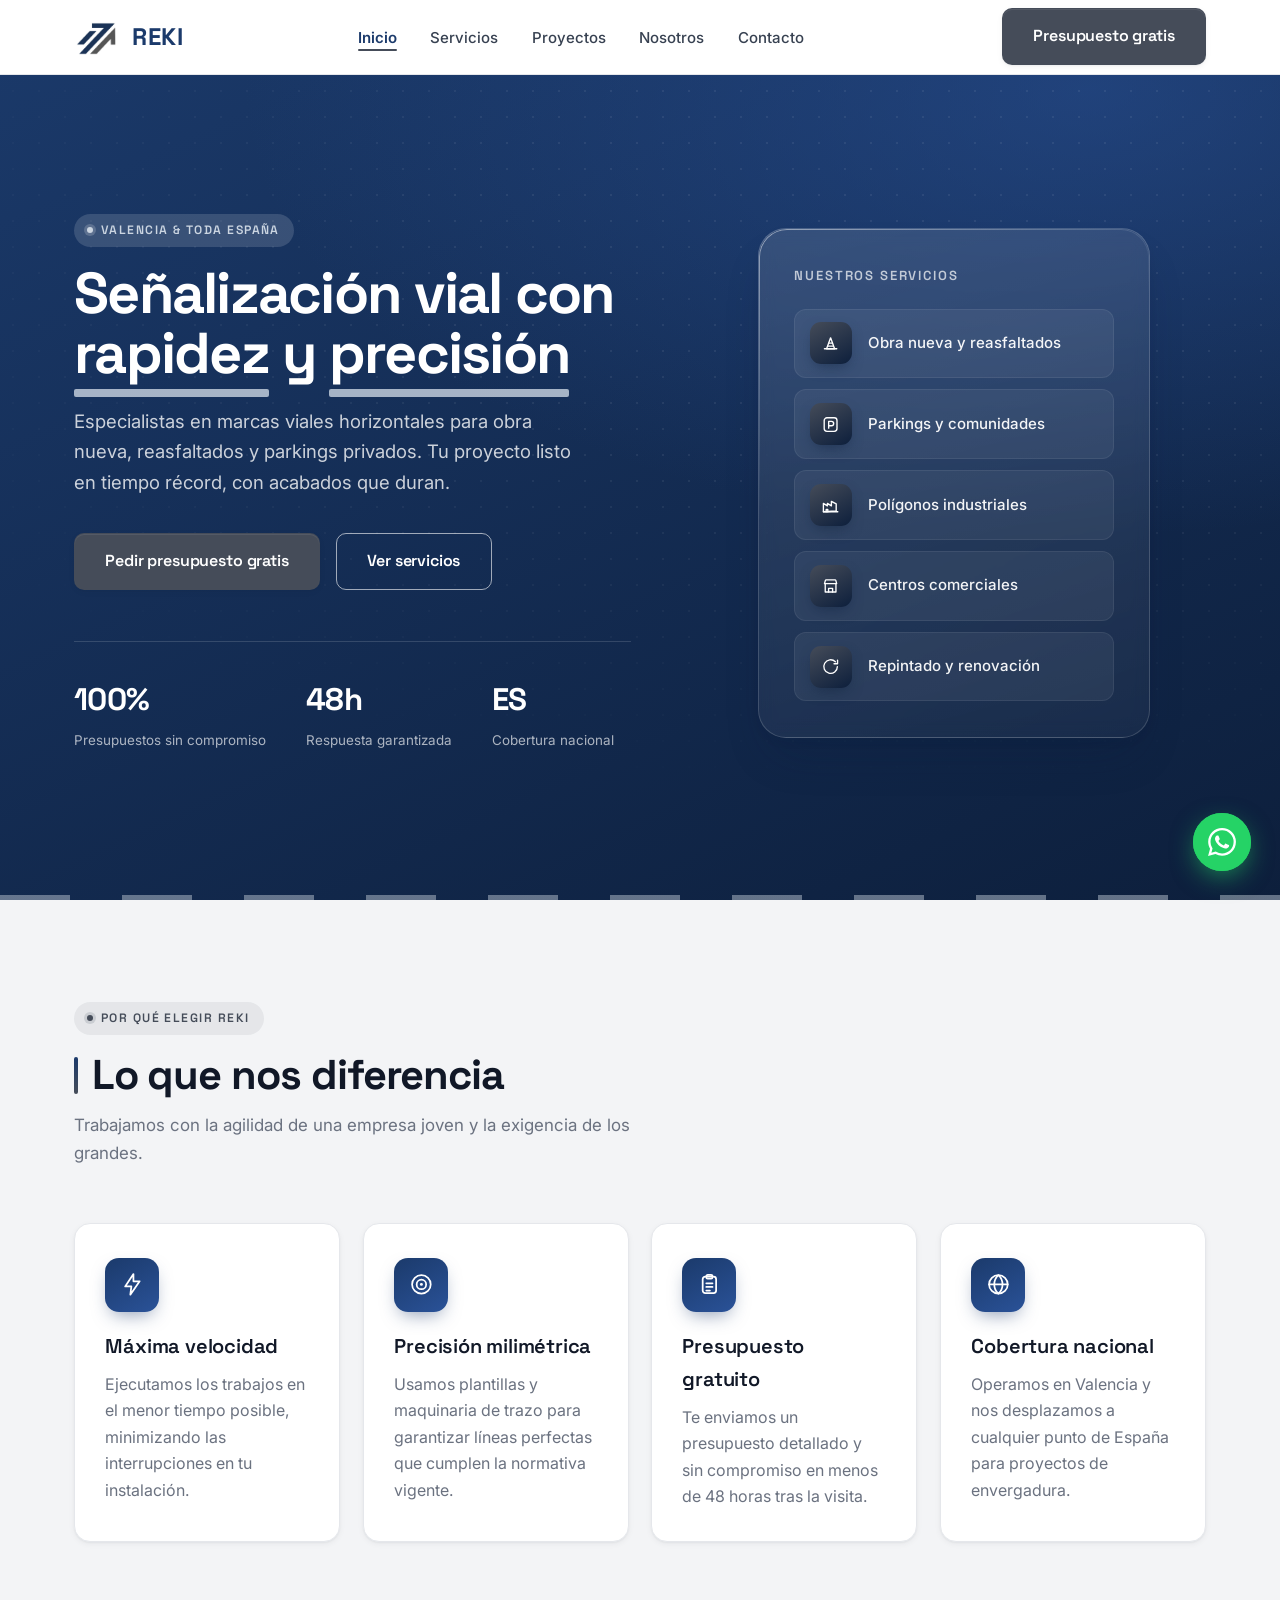
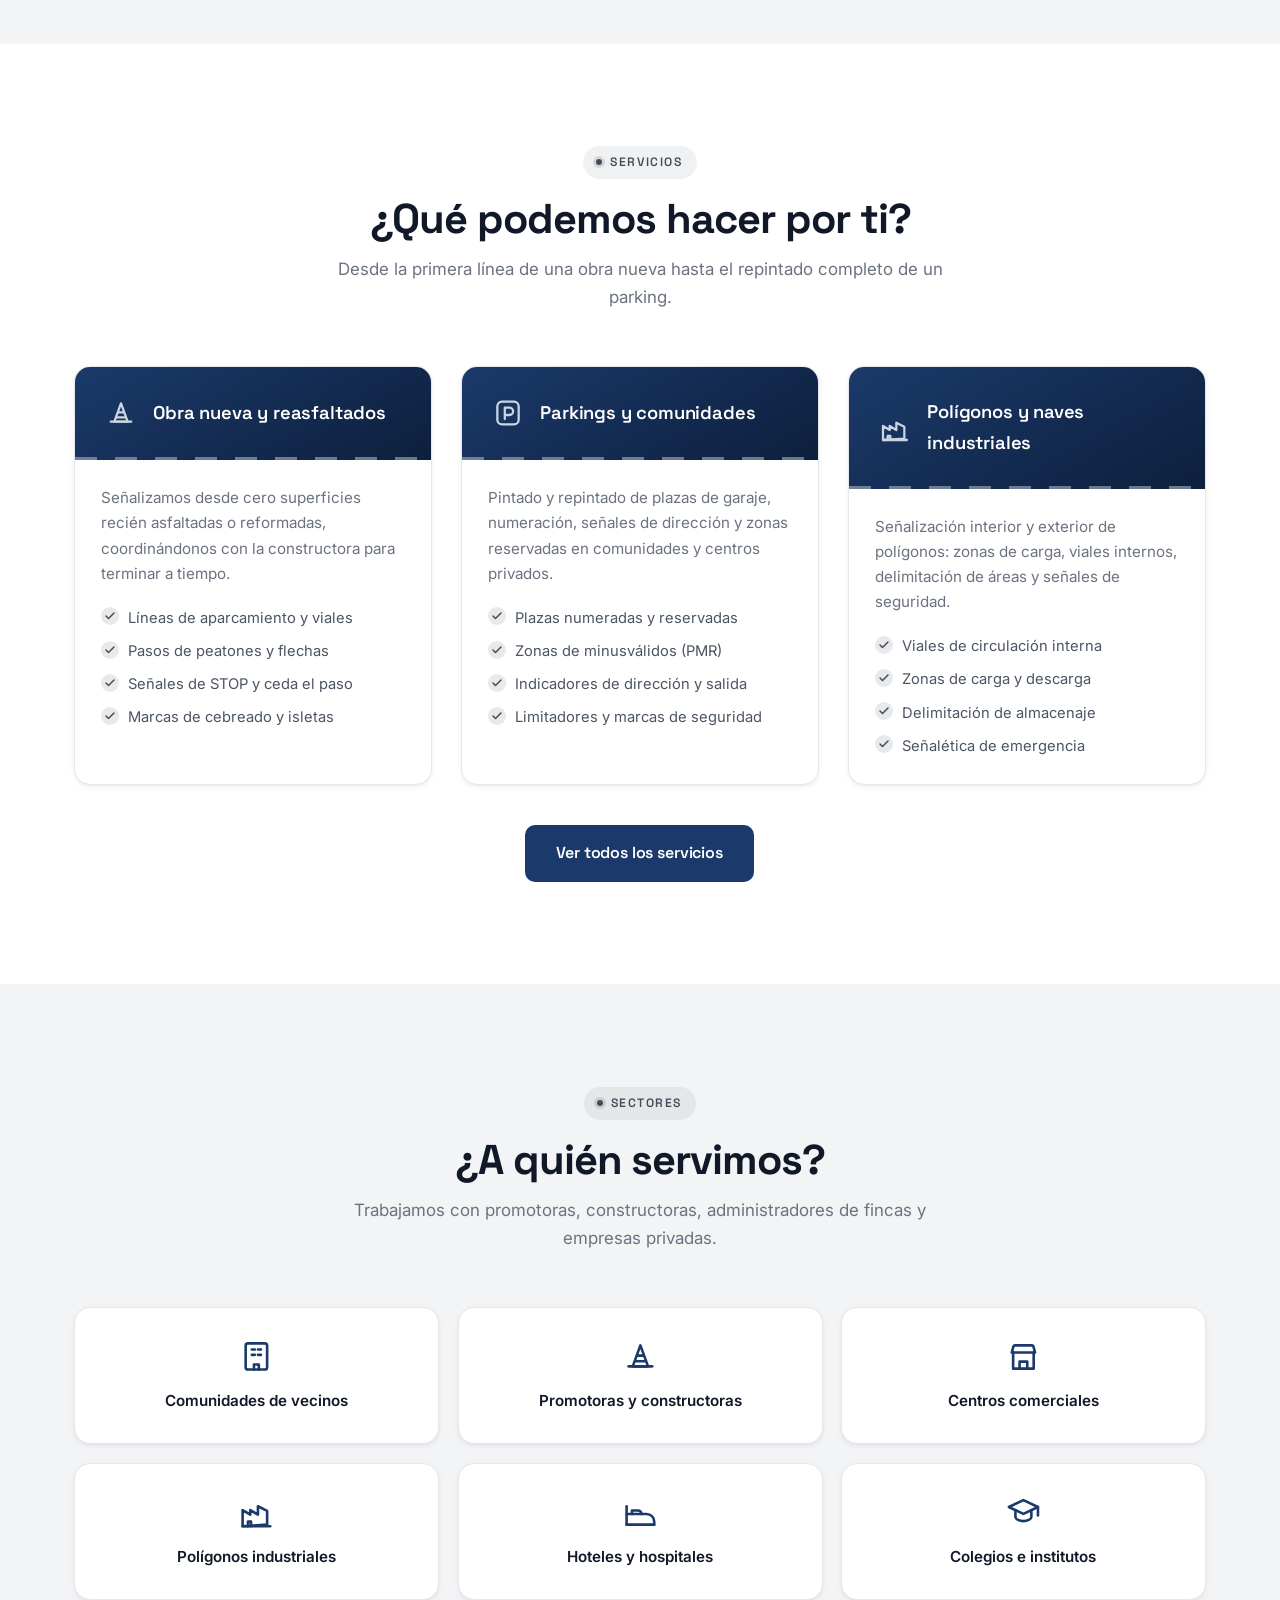
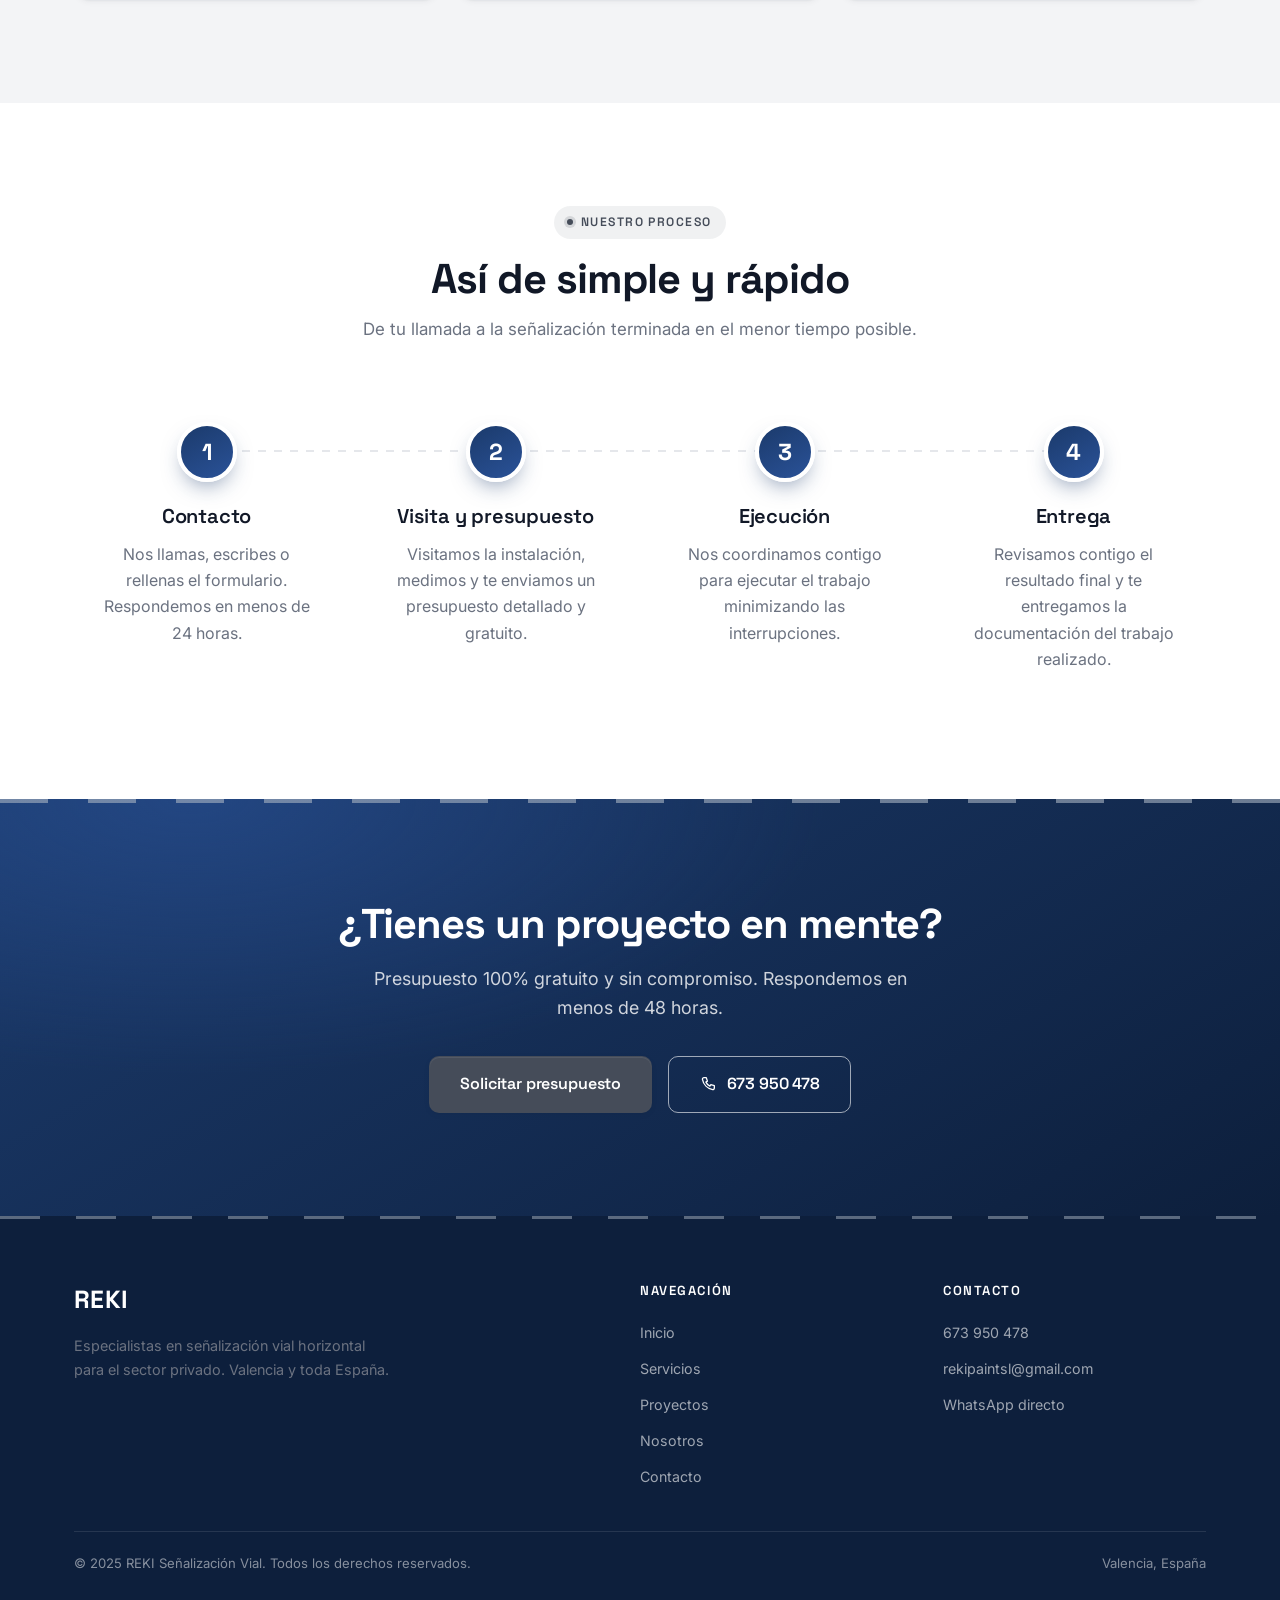
<file: index.html>
<!DOCTYPE html>
<html lang="es">
<head>
  <meta charset="UTF-8" />
  <meta name="viewport" content="width=device-width, initial-scale=1.0" />

  <!-- SEO Principal -->
  <title>REKI | Señalización Vial Valencia y España – Rapidez y Profesionalidad</title>
  <meta name="description" content="Empresa especializada en señalización vial horizontal, pintado de parkings, marcas viales en obra nueva y reasfaltados. Presupuesto gratuito. Valencia y toda España." />
  <meta name="keywords" content="señalización vial Valencia, pintado parkings, marcas viales obra nueva, señalización horizontal, pintura vial Valencia, REKI" />
  <meta name="author" content="REKI Señalización Vial" />
  <link rel="canonical" href="https://rekipaint.es/" />

  <!-- Open Graph -->
  <meta property="og:title" content="REKI | Señalización Vial – Rapidez y Profesionalidad" />
  <meta property="og:description" content="Señalización vial horizontal para obra nueva, parkings y polígonos. Presupuesto gratuito sin compromiso." />
  <meta property="og:type" content="website" />
  <meta property="og:url" content="https://rekipaint.es/" />
  <meta property="og:image" content="https://rekipaint.es/img/og-image.jpg" />

  <!-- Schema.org LocalBusiness -->
  <script type="application/ld+json">
  {
    "@context": "https://schema.org",
    "@type": "LocalBusiness",
    "name": "REKI Señalización Vial",
    "description": "Empresa especializada en señalización vial horizontal, marcas viales en obra nueva y parkings privados.",
    "url": "https://rekipaint.es",
    "telephone": "+34673950478",
    "email": "rekipaintsl@gmail.com",
    "address": {
      "@type": "PostalAddress",
      "addressLocality": "Valencia",
      "addressCountry": "ES"
    },
    "areaServed": ["Valencia", "España"],
    "serviceType": ["Señalización vial horizontal", "Pintado de parkings", "Marcas viales obra nueva"]
  }
  </script>

  <link rel="icon" type="image/png" href="img/IMG_1919.PNG" />
  <link rel="stylesheet" href="css/styles.css" />
  <link rel="preconnect" href="https://fonts.googleapis.com" />
  <link rel="preconnect" href="https://fonts.gstatic.com" crossorigin />
  <link href="https://fonts.googleapis.com/css2?family=Inter:wght@400;500;600;700;800;900&family=Space+Grotesk:wght@500;600;700&display=swap" rel="stylesheet" />
</head>
<body>
<!-- Sprite de iconos REKI (line-art) -->
<svg width="0" height="0" style="position:absolute;width:0;height:0;overflow:hidden" aria-hidden="true" focusable="false">
<defs>
<symbol id="i-bolt" viewBox="0 0 24 24" fill="none" stroke="currentColor" stroke-linecap="round" stroke-linejoin="round"><path d="M13 2 5 14h6l-1 8 9-13h-6z"/></symbol>
<symbol id="i-target" viewBox="0 0 24 24" fill="none" stroke="currentColor" stroke-linecap="round" stroke-linejoin="round"><circle cx="12" cy="12" r="9"/><circle cx="12" cy="12" r="4.6"/><circle cx="12" cy="12" r="1.4" fill="currentColor" stroke="none"/></symbol>
<symbol id="i-clipboard" viewBox="0 0 24 24" fill="none" stroke="currentColor" stroke-linecap="round" stroke-linejoin="round"><rect x="5.5" y="4.5" width="13" height="16" rx="2.5"/><rect x="9" y="2.8" width="6" height="3.6" rx="1.3"/><path d="M9 11h6M9 14.5h6M9 18h3.5"/></symbol>
<symbol id="i-globe" viewBox="0 0 24 24" fill="none" stroke="currentColor" stroke-linecap="round" stroke-linejoin="round"><circle cx="12" cy="12" r="9"/><path d="M3 12h18"/><path d="M12 3c2.6 2.4 4 5.6 4 9s-1.4 6.6-4 9c-2.6-2.4-4-5.6-4-9s1.4-6.6 4-9z"/></symbol>
<symbol id="i-helmet" viewBox="0 0 24 24" fill="none" stroke="currentColor" stroke-linecap="round" stroke-linejoin="round"><path d="M12 4.8 17 18.5H7z"/><path d="M9.9 11.5h4.2"/><path d="M8.7 15.2h6.6"/><path d="M4.3 18.5h15.4"/></symbol>
<symbol id="i-parking" viewBox="0 0 24 24" fill="none" stroke="currentColor" stroke-linecap="round" stroke-linejoin="round"><rect x="4" y="3.5" width="16" height="17" rx="3.5"/><path d="M9.6 16.5V8h3.5a2.75 2.75 0 0 1 0 5.5H9.6"/></symbol>
<symbol id="i-factory" viewBox="0 0 24 24" fill="none" stroke="currentColor" stroke-linecap="round" stroke-linejoin="round"><path d="M3 21V10.5l5 3V10.5l5 3V8l6 3v9z"/><path d="M3 21h18"/><path d="M6.5 21v-3h2v3"/></symbol>
<symbol id="i-store" viewBox="0 0 24 24" fill="none" stroke="currentColor" stroke-linecap="round" stroke-linejoin="round"><path d="M4.4 9.5h15.2l-1.1-4a1 1 0 0 0-1-.7H6.5a1 1 0 0 0-1 .7z"/><path d="M5.3 9.5V20h13.4V9.5"/><path d="M9.5 20v-4.6h5V20"/></symbol>
<symbol id="i-refresh" viewBox="0 0 24 24" fill="none" stroke="currentColor" stroke-linecap="round" stroke-linejoin="round"><path d="M20.5 12a8.5 8.5 0 1 1-2.5-6"/><path d="M20.7 4v4.4h-4.4"/></symbol>
<symbol id="i-building" viewBox="0 0 24 24" fill="none" stroke="currentColor" stroke-linecap="round" stroke-linejoin="round"><rect x="5" y="3.5" width="14" height="17" rx="1.5"/><path d="M9 7.5h2M13 7.5h2M9 11h2M13 11h2"/><path d="M10.4 20.5v-3.2h3.2v3.2"/></symbol>
<symbol id="i-bed" viewBox="0 0 24 24" fill="none" stroke="currentColor" stroke-linecap="round" stroke-linejoin="round"><path d="M3 8v12"/><path d="M3 13h13a5 5 0 0 1 5 5v2"/><path d="M3 20h18"/><path d="M6.5 13v-2.2h3.8a2.4 2.4 0 0 1 2.4 2.2"/></symbol>
<symbol id="i-school" viewBox="0 0 24 24" fill="none" stroke="currentColor" stroke-linecap="round" stroke-linejoin="round"><path d="M12 4 2.5 8.5 12 13l9.5-4.5z"/><path d="M6.8 10.7V15c0 1.5 2.6 2.7 5.2 2.7s5.2-1.2 5.2-2.7v-4.3"/><path d="M21.5 8.5V14"/></symbol>
<symbol id="i-palette" viewBox="0 0 24 24" fill="none" stroke="currentColor" stroke-linecap="round" stroke-linejoin="round"><path d="M12 3a9 9 0 0 0 0 18 1.6 1.6 0 0 0 1.3-2.6 1.6 1.6 0 0 1 1.3-2.6H16a5 5 0 0 0 5-5c0-4.1-4-7.8-9-7.8z"/><circle cx="7.7" cy="11" r="1.1" fill="currentColor" stroke="none"/><circle cx="11" cy="7.9" r="1.1" fill="currentColor" stroke="none"/><circle cx="15.4" cy="9.3" r="1.1" fill="currentColor" stroke="none"/></symbol>
<symbol id="i-shield" viewBox="0 0 24 24" fill="none" stroke="currentColor" stroke-linecap="round" stroke-linejoin="round"><path d="M12 3 19 6v5.2c0 4.6-3 7.3-7 8.8-4-1.5-7-4.2-7-8.8V6z"/></symbol>
<symbol id="i-shield-check" viewBox="0 0 24 24" fill="none" stroke="currentColor" stroke-linecap="round" stroke-linejoin="round"><path d="M12 3 19 6v5.2c0 4.6-3 7.3-7 8.8-4-1.5-7-4.2-7-8.8V6z"/><path d="M9 11.6l2.2 2.2 4-4.3"/></symbol>
<symbol id="i-flame" viewBox="0 0 24 24" fill="none" stroke="currentColor" stroke-linecap="round" stroke-linejoin="round"><path d="M12 3c2.5 3.2 5 5.4 5 9a5 5 0 0 1-10 0c0-1.6.6-2.8 1.6-3.8C9.3 9.7 10.6 8 12 3z"/><path d="M12 19.5a2.4 2.4 0 0 0 2.4-2.4c0-1.5-1.2-2.3-2.4-3.8-1.2 1.5-2.4 2.3-2.4 3.8A2.4 2.4 0 0 0 12 19.5z"/></symbol>
<symbol id="i-sparkle" viewBox="0 0 24 24" fill="none" stroke="currentColor" stroke-linecap="round" stroke-linejoin="round"><path d="M11 3l1.7 5 5 1.8-5 1.7L11 17l-1.7-5.5-5-1.7 5-1.8z"/><path d="M18.5 14l.7 2.1 2.1.7-2.1.8-.7 2.1-.8-2.1-2-.8 2-.7z"/></symbol>
<symbol id="i-phone" viewBox="0 0 24 24" fill="none" stroke="currentColor" stroke-linecap="round" stroke-linejoin="round"><path d="M6.5 3.5h3l1.5 4.5-2 1.3a11 11 0 0 0 5.2 5.2l1.3-2 4.5 1.5v3a2 2 0 0 1-2.2 2A16.5 16.5 0 0 1 4.5 5.7a2 2 0 0 1 2-2.2z"/></symbol>
<symbol id="i-mail" viewBox="0 0 24 24" fill="none" stroke="currentColor" stroke-linecap="round" stroke-linejoin="round"><rect x="3" y="5" width="18" height="14" rx="2.5"/><path d="M3.6 6.7 12 12.6l8.4-5.9"/></symbol>
<symbol id="i-clock" viewBox="0 0 24 24" fill="none" stroke="currentColor" stroke-linecap="round" stroke-linejoin="round"><circle cx="12" cy="12" r="8.5"/><path d="M12 7v5.2l3.4 2"/></symbol>
<symbol id="i-pin" viewBox="0 0 24 24" fill="none" stroke="currentColor" stroke-linecap="round" stroke-linejoin="round"><path d="M12 21.5c4-4.2 6.5-7.6 6.5-10.5a6.5 6.5 0 0 0-13 0c0 2.9 2.5 6.3 6.5 10.5z"/><circle cx="12" cy="11" r="2.4"/></symbol>
<symbol id="i-trophy" viewBox="0 0 24 24" fill="none" stroke="currentColor" stroke-linecap="round" stroke-linejoin="round"><path d="M8 4.5h8V8a4 4 0 0 1-8 0z"/><path d="M8 5.5H5.3a.8.8 0 0 0-.8 1c.3 1.9 1.7 3.3 3.7 3.3M16 5.5h2.7a.8.8 0 0 1 .8 1c-.3 1.9-1.7 3.3-3.7 3.3"/><path d="M12 12v3.5M9 19.5h6M9.6 19.5l.6-4M14.4 19.5l-.6-4"/></symbol>
<symbol id="i-camera" viewBox="0 0 24 24" fill="none" stroke="currentColor" stroke-linecap="round" stroke-linejoin="round"><rect x="3" y="7" width="18" height="13" rx="2.5"/><path d="M8.5 7l1.4-2.2h4.2L15.5 7"/><circle cx="12" cy="13.5" r="3.4"/></symbol>
<symbol id="i-check-circle" viewBox="0 0 24 24" fill="none" stroke="currentColor" stroke-linecap="round" stroke-linejoin="round"><circle cx="12" cy="12" r="9"/><path d="M8 12.2l2.8 2.8 5-5.2"/></symbol>
</defs>
</svg>


  <!-- ============ NAVBAR ============ -->
  <nav class="navbar" role="navigation" aria-label="Navegación principal">
    <div class="container">
      <div class="navbar__inner">
        <a href="index.html" class="navbar__logo" aria-label="REKI Inicio">
          <img src="img/IMG_1919.PNG" alt="Logo REKI" />
          <span>REKI</span>
        </a>
        <ul class="navbar__links" role="list">
          <li><a href="index.html">Inicio</a></li>
          <li><a href="servicios.html">Servicios</a></li>
          <li><a href="proyectos.html">Proyectos</a></li>
          <li><a href="sobre-nosotros.html">Nosotros</a></li>
          <li><a href="contacto.html">Contacto</a></li>
        </ul>
        <a href="contacto.html" class="btn btn-primary navbar__cta">Presupuesto gratis</a>
        <button class="navbar__toggle" aria-label="Abrir menú" aria-expanded="false">
          <span></span><span></span><span></span>
        </button>
      </div>
    </div>
  </nav>

  <!-- ============ HERO ============ -->
  <header class="hero" id="inicio">
    <div class="container">
      <div class="hero__content">
        <div class="hero__text">
          <span class="badge">Valencia &amp; toda España</span>
          <h1>Señalización vial con <em>rapidez</em> y <em>precisión</em></h1>
          <p>
            Especialistas en marcas viales horizontales para obra nueva, reasfaltados
            y parkings privados. Tu proyecto listo en tiempo récord, con acabados que duran.
          </p>
          <div class="hero__buttons">
            <a href="contacto.html" class="btn btn-primary">Pedir presupuesto gratis</a>
            <a href="servicios.html" class="btn btn-outline">Ver servicios</a>
          </div>
          <div class="hero__stats">
            <div class="hero__stat">
              <strong>100%</strong>
              <span>Presupuestos sin compromiso</span>
            </div>
            <div class="hero__stat">
              <strong>48h</strong>
              <span>Respuesta garantizada</span>
            </div>
            <div class="hero__stat">
              <strong>ES</strong>
              <span>Cobertura nacional</span>
            </div>
          </div>
        </div>

        <div class="hero__visual" aria-hidden="true">
          <div class="hero__card">
            <p class="hero__card-title">Nuestros servicios</p>
            <div class="hero__card-items">
              <div class="hero__card-item">
                <div class="icon"><svg class="ico" aria-hidden="true"><use href="#i-helmet"/></svg></div>
                Obra nueva y reasfaltados
              </div>
              <div class="hero__card-item">
                <div class="icon"><svg class="ico" aria-hidden="true"><use href="#i-parking"/></svg></div>
                Parkings y comunidades
              </div>
              <div class="hero__card-item">
                <div class="icon"><svg class="ico" aria-hidden="true"><use href="#i-factory"/></svg></div>
                Polígonos industriales
              </div>
              <div class="hero__card-item">
                <div class="icon"><svg class="ico" aria-hidden="true"><use href="#i-store"/></svg></div>
                Centros comerciales
              </div>
              <div class="hero__card-item">
                <div class="icon"><svg class="ico" aria-hidden="true"><use href="#i-refresh"/></svg></div>
                Repintado y renovación
              </div>
            </div>
          </div>
        </div>
      </div>
    </div>
  </header>

  <!-- ============ POR QUÉ REKI ============ -->
  <section class="diferenciadores" aria-labelledby="dif-title">
    <div class="container">
      <div class="section-header section-header--left">
        <span class="badge">Por qué elegir REKI</span>
        <h2 id="dif-title">Lo que nos diferencia</h2>
        <p>Trabajamos con la agilidad de una empresa joven y la exigencia de los grandes.</p>
      </div>
      <div class="dif-grid">
        <div class="dif-card">
          <div class="dif-card__icon"><svg class="ico" aria-hidden="true"><use href="#i-bolt"/></svg></div>
          <h3>Máxima velocidad</h3>
          <p>Ejecutamos los trabajos en el menor tiempo posible, minimizando las interrupciones en tu instalación.</p>
        </div>
        <div class="dif-card">
          <div class="dif-card__icon"><svg class="ico" aria-hidden="true"><use href="#i-target"/></svg></div>
          <h3>Precisión milimétrica</h3>
          <p>Usamos plantillas y maquinaria de trazo para garantizar líneas perfectas que cumplen la normativa vigente.</p>
        </div>
        <div class="dif-card">
          <div class="dif-card__icon"><svg class="ico" aria-hidden="true"><use href="#i-clipboard"/></svg></div>
          <h3>Presupuesto gratuito</h3>
          <p>Te enviamos un presupuesto detallado y sin compromiso en menos de 48 horas tras la visita.</p>
        </div>
        <div class="dif-card">
          <div class="dif-card__icon"><svg class="ico" aria-hidden="true"><use href="#i-globe"/></svg></div>
          <h3>Cobertura nacional</h3>
          <p>Operamos en Valencia y nos desplazamos a cualquier punto de España para proyectos de envergadura.</p>
        </div>
      </div>
    </div>
  </section>

  <!-- ============ SERVICIOS (resumen) ============ -->
  <section aria-labelledby="serv-title">
    <div class="container">
      <div class="section-header">
        <span class="badge">Servicios</span>
        <h2 id="serv-title">¿Qué podemos hacer por ti?</h2>
        <p>Desde la primera línea de una obra nueva hasta el repintado completo de un parking.</p>
      </div>
      <div class="servicios-grid">
        <article class="servicio-card">
          <div class="servicio-card__header">
            <div class="icon"><svg class="ico" aria-hidden="true"><use href="#i-helmet"/></svg></div>
            <h3>Obra nueva y reasfaltados</h3>
          </div>
          <div class="servicio-card__body">
            <p>Señalizamos desde cero superficies recién asfaltadas o reformadas, coordinándonos con la constructora para terminar a tiempo.</p>
            <ul class="servicio-card__list">
              <li>Líneas de aparcamiento y viales</li>
              <li>Pasos de peatones y flechas</li>
              <li>Señales de STOP y ceda el paso</li>
              <li>Marcas de cebreado y isletas</li>
            </ul>
          </div>
        </article>
        <article class="servicio-card">
          <div class="servicio-card__header">
            <div class="icon"><svg class="ico" aria-hidden="true"><use href="#i-parking"/></svg></div>
            <h3>Parkings y comunidades</h3>
          </div>
          <div class="servicio-card__body">
            <p>Pintado y repintado de plazas de garaje, numeración, señales de dirección y zonas reservadas en comunidades y centros privados.</p>
            <ul class="servicio-card__list">
              <li>Plazas numeradas y reservadas</li>
              <li>Zonas de minusválidos (PMR)</li>
              <li>Indicadores de dirección y salida</li>
              <li>Limitadores y marcas de seguridad</li>
            </ul>
          </div>
        </article>
        <article class="servicio-card">
          <div class="servicio-card__header">
            <div class="icon"><svg class="ico" aria-hidden="true"><use href="#i-factory"/></svg></div>
            <h3>Polígonos y naves industriales</h3>
          </div>
          <div class="servicio-card__body">
            <p>Señalización interior y exterior de polígonos: zonas de carga, viales internos, delimitación de áreas y señales de seguridad.</p>
            <ul class="servicio-card__list">
              <li>Viales de circulación interna</li>
              <li>Zonas de carga y descarga</li>
              <li>Delimitación de almacenaje</li>
              <li>Señalética de emergencia</li>
            </ul>
          </div>
        </article>
      </div>
      <div class="text-center" style="margin-top:2.5rem;">
        <a href="servicios.html" class="btn btn-azul">Ver todos los servicios</a>
      </div>
    </div>
  </section>

  <!-- ============ SECTORES ============ -->
  <section class="sectores" aria-labelledby="sect-title">
    <div class="container">
      <div class="section-header">
        <span class="badge">Sectores</span>
        <h2 id="sect-title">¿A quién servimos?</h2>
        <p>Trabajamos con promotoras, constructoras, administradores de fincas y empresas privadas.</p>
      </div>
      <div class="sectores-grid">
        <div class="sector-item">
          <div class="icon"><svg class="ico" aria-hidden="true"><use href="#i-building"/></svg></div>
          <h4>Comunidades de vecinos</h4>
        </div>
        <div class="sector-item">
          <div class="icon"><svg class="ico" aria-hidden="true"><use href="#i-helmet"/></svg></div>
          <h4>Promotoras y constructoras</h4>
        </div>
        <div class="sector-item">
          <div class="icon"><svg class="ico" aria-hidden="true"><use href="#i-store"/></svg></div>
          <h4>Centros comerciales</h4>
        </div>
        <div class="sector-item">
          <div class="icon"><svg class="ico" aria-hidden="true"><use href="#i-factory"/></svg></div>
          <h4>Polígonos industriales</h4>
        </div>
        <div class="sector-item">
          <div class="icon"><svg class="ico" aria-hidden="true"><use href="#i-bed"/></svg></div>
          <h4>Hoteles y hospitales</h4>
        </div>
        <div class="sector-item">
          <div class="icon"><svg class="ico" aria-hidden="true"><use href="#i-school"/></svg></div>
          <h4>Colegios e institutos</h4>
        </div>
      </div>
    </div>
  </section>

  <!-- ============ CÓMO TRABAJAMOS ============ -->
  <section aria-labelledby="proceso-title">
    <div class="container">
      <div class="section-header">
        <span class="badge">Nuestro proceso</span>
        <h2 id="proceso-title">Así de simple y rápido</h2>
        <p>De tu llamada a la señalización terminada en el menor tiempo posible.</p>
      </div>
      <div class="proceso-steps">
        <div class="paso">
          <div class="paso__num">1</div>
          <h3>Contacto</h3>
          <p>Nos llamas, escribes o rellenas el formulario. Respondemos en menos de 24 horas.</p>
        </div>
        <div class="paso">
          <div class="paso__num">2</div>
          <h3>Visita y presupuesto</h3>
          <p>Visitamos la instalación, medimos y te enviamos un presupuesto detallado y gratuito.</p>
        </div>
        <div class="paso">
          <div class="paso__num">3</div>
          <h3>Ejecución</h3>
          <p>Nos coordinamos contigo para ejecutar el trabajo minimizando las interrupciones.</p>
        </div>
        <div class="paso">
          <div class="paso__num">4</div>
          <h3>Entrega</h3>
          <p>Revisamos contigo el resultado final y te entregamos la documentación del trabajo realizado.</p>
        </div>
      </div>
    </div>
  </section>

  <!-- ============ CTA ============ -->
  <section class="cta-banner" aria-labelledby="cta-title">
    <div class="container">
      <h2 id="cta-title">¿Tienes un proyecto en mente?</h2>
      <p>Presupuesto 100% gratuito y sin compromiso. Respondemos en menos de 48 horas.</p>
      <div class="cta-banner__buttons">
        <a href="contacto.html" class="btn btn-primary">Solicitar presupuesto</a>
        <a href="tel:+34673950478" class="btn btn-outline"><svg class="ico" aria-hidden="true"><use href="#i-phone"/></svg> 673 950 478</a>
      </div>
    </div>
  </section>

  <!-- ============ FOOTER ============ -->
  <footer class="footer" role="contentinfo">
    <div class="container">
      <div class="footer__grid">
        <div class="footer__brand">
          <div class="logo">REKI</div>
          <p>Especialistas en señalización vial horizontal para el sector privado. Valencia y toda España.</p>
        </div>
        <div>
          <h4>Navegación</h4>
          <ul>
            <li><a href="index.html">Inicio</a></li>
            <li><a href="servicios.html">Servicios</a></li>
            <li><a href="proyectos.html">Proyectos</a></li>
            <li><a href="sobre-nosotros.html">Nosotros</a></li>
            <li><a href="contacto.html">Contacto</a></li>
          </ul>
        </div>
        <div>
          <h4>Contacto</h4>
          <ul>
            <li><a href="tel:+34673950478">673 950 478</a></li>
            <li><a href="mailto:rekipaintsl@gmail.com">rekipaintsl@gmail.com</a></li>
            <li><a href="https://wa.me/34673950478" target="_blank" rel="noopener">WhatsApp directo</a></li>
          </ul>
        </div>
      </div>
      <div class="footer__bottom">
        <span>© 2025 REKI Señalización Vial. Todos los derechos reservados.</span>
        <span>Valencia, España</span>
      </div>
    </div>
  </footer>

  <!-- WhatsApp flotante -->
  <a href="https://wa.me/34673950478?text=Hola%2C%20me%20gustaría%20pedir%20información%20sobre%20señalización%20vial"
     class="whatsapp-float"
     target="_blank"
     rel="noopener"
     aria-label="Contactar por WhatsApp">
    <svg xmlns="http://www.w3.org/2000/svg" width="28" height="28" viewBox="0 0 24 24" fill="currentColor">
      <path d="M17.472 14.382c-.297-.149-1.758-.867-2.03-.967-.273-.099-.471-.148-.67.15-.197.297-.767.966-.94 1.164-.173.199-.347.223-.644.075-.297-.15-1.255-.463-2.39-1.475-.883-.788-1.48-1.761-1.653-2.059-.173-.297-.018-.458.13-.606.134-.133.298-.347.446-.52.149-.174.198-.298.298-.497.099-.198.05-.371-.025-.52-.075-.149-.669-1.612-.916-2.207-.242-.579-.487-.5-.669-.51-.173-.008-.371-.01-.57-.01-.198 0-.52.074-.792.372-.272.297-1.04 1.016-1.04 2.479 0 1.462 1.065 2.875 1.213 3.074.149.198 2.096 3.2 5.077 4.487.709.306 1.262.489 1.694.625.712.227 1.36.195 1.871.118.571-.085 1.758-.719 2.006-1.413.248-.694.248-1.289.173-1.413-.074-.124-.272-.198-.57-.347m-5.421 7.403h-.004a9.87 9.87 0 01-5.031-1.378l-.361-.214-3.741.982.998-3.648-.235-.374a9.86 9.86 0 01-1.51-5.26c.001-5.45 4.436-9.884 9.888-9.884 2.64 0 5.122 1.03 6.988 2.898a9.825 9.825 0 012.893 6.994c-.003 5.45-4.437 9.884-9.885 9.884m8.413-18.297A11.815 11.815 0 0012.05 0C5.495 0 .16 5.335.157 11.892c0 2.096.547 4.142 1.588 5.945L.057 24l6.305-1.654a11.882 11.882 0 005.683 1.448h.005c6.554 0 11.89-5.335 11.893-11.893a11.821 11.821 0 00-3.48-8.413z"/>
    </svg>
  </a>

  <script src="js/main.js"></script>
</body>
</html>
</file>
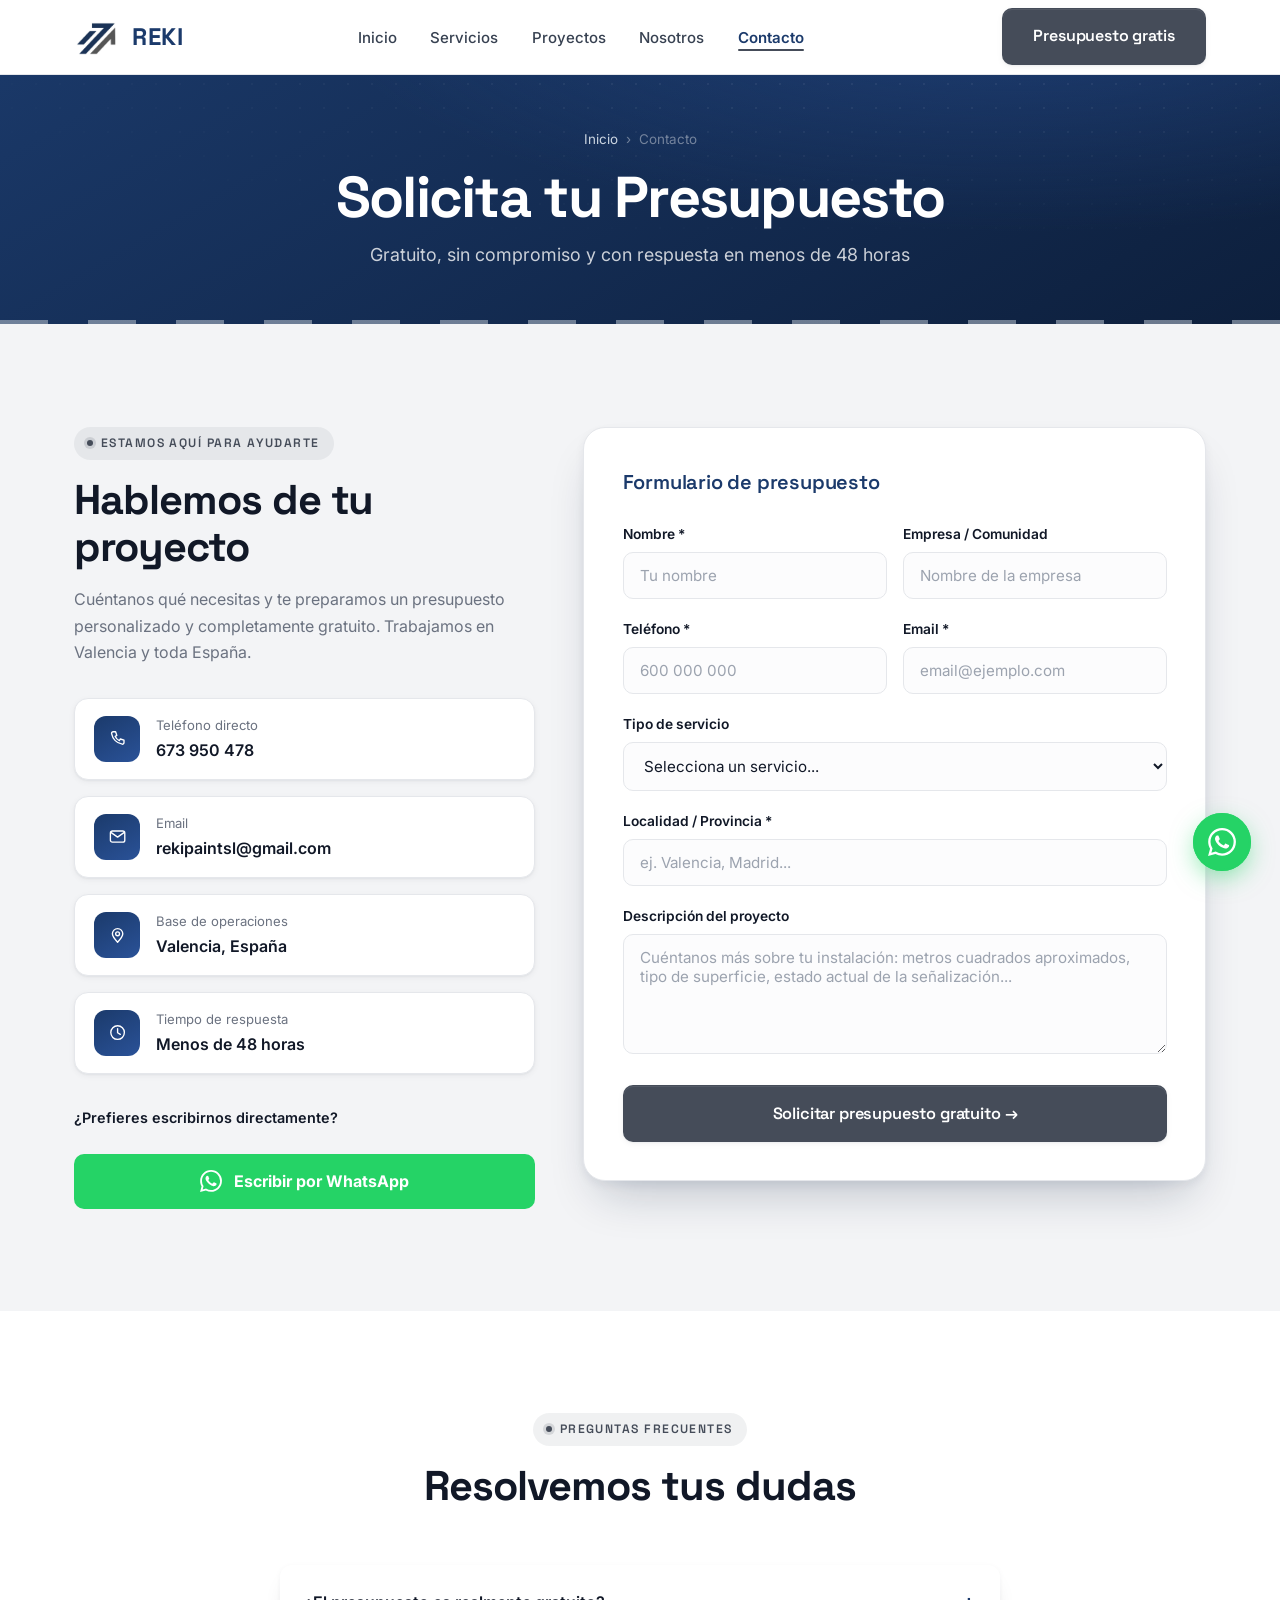
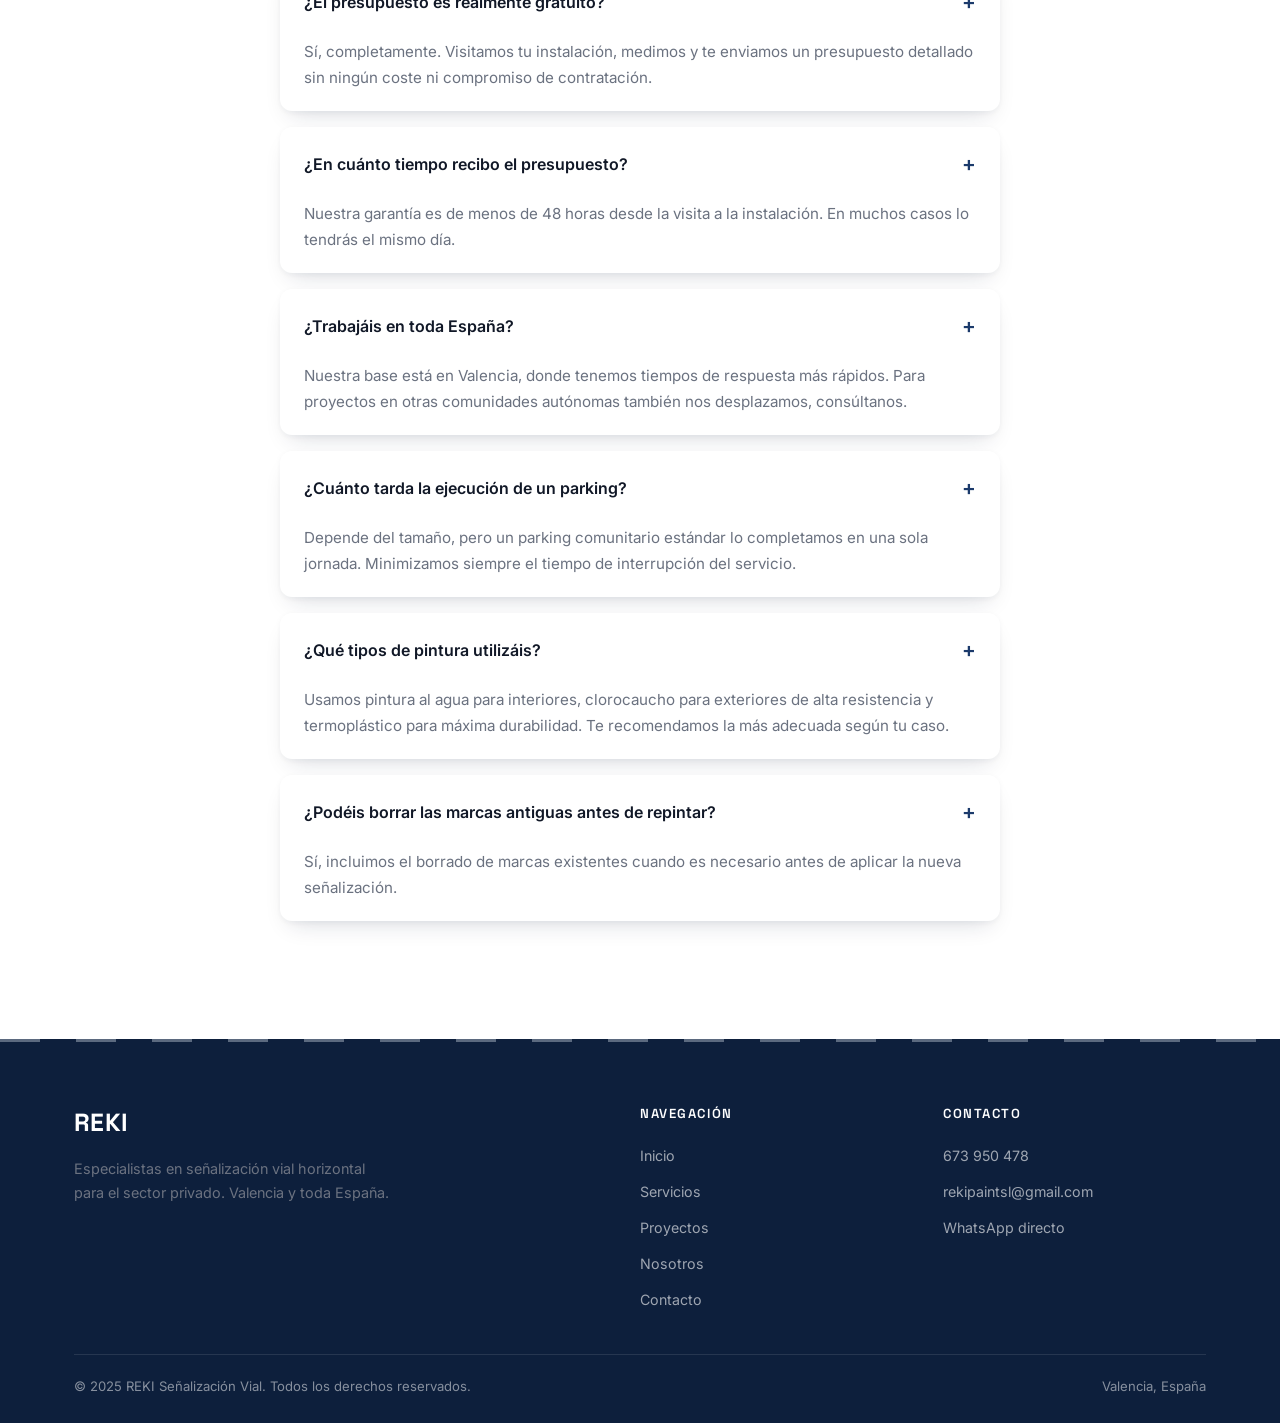
<file: contacto.html>
<!DOCTYPE html>
<html lang="es">
<head>
  <meta charset="UTF-8" />
  <meta name="viewport" content="width=device-width, initial-scale=1.0" />
  <title>Contacto y Presupuesto Gratis | REKI – Señalización Vial Valencia</title>
  <meta name="description" content="Solicita tu presupuesto gratuito para señalización vial en Valencia y toda España. Respondemos en menos de 48 horas. Llámanos o escríbenos por WhatsApp." />
  <link rel="canonical" href="https://rekipaint.es/contacto.html" />
  <link rel="icon" type="image/png" href="img/IMG_1919.PNG" />
  <link rel="stylesheet" href="css/styles.css" />
  <link href="https://fonts.googleapis.com/css2?family=Inter:wght@400;500;600;700;800;900&family=Space+Grotesk:wght@500;600;700&display=swap" rel="stylesheet" />

  <style>
    .wsp-btn {
      display: inline-flex;
      align-items: center;
      gap: .75rem;
      background: #25D366;
      color: white;
      padding: .9rem 1.75rem;
      border-radius: 10px;
      font-weight: 700;
      font-size: 1rem;
      transition: background .2s, transform .2s;
      text-decoration: none;
      margin-top: 1rem;
      width: 100%;
      justify-content: center;
    }
    .wsp-btn:hover { background: #1ebe5d; transform: translateY(-2px); }

    .faq-item {
      background: white;
      border-radius: 12px;
      box-shadow: var(--sombra);
      overflow: hidden;
      margin-bottom: 1rem;
    }
    .faq-question {
      padding: 1.25rem 1.5rem;
      font-weight: 600;
      color: var(--negro);
      cursor: pointer;
      display: flex;
      justify-content: space-between;
      align-items: center;
    }
    .faq-question::after { content: '+'; font-size: 1.3rem; color: var(--azul); }
    .faq-answer {
      padding: 0 1.5rem 1.25rem;
      color: var(--gris);
      font-size: .95rem;
      line-height: 1.7;
    }
  </style>
</head>
<body>
<!-- Sprite de iconos REKI (line-art) -->
<svg width="0" height="0" style="position:absolute;width:0;height:0;overflow:hidden" aria-hidden="true" focusable="false">
<defs>
<symbol id="i-bolt" viewBox="0 0 24 24" fill="none" stroke="currentColor" stroke-linecap="round" stroke-linejoin="round"><path d="M13 2 5 14h6l-1 8 9-13h-6z"/></symbol>
<symbol id="i-target" viewBox="0 0 24 24" fill="none" stroke="currentColor" stroke-linecap="round" stroke-linejoin="round"><circle cx="12" cy="12" r="9"/><circle cx="12" cy="12" r="4.6"/><circle cx="12" cy="12" r="1.4" fill="currentColor" stroke="none"/></symbol>
<symbol id="i-clipboard" viewBox="0 0 24 24" fill="none" stroke="currentColor" stroke-linecap="round" stroke-linejoin="round"><rect x="5.5" y="4.5" width="13" height="16" rx="2.5"/><rect x="9" y="2.8" width="6" height="3.6" rx="1.3"/><path d="M9 11h6M9 14.5h6M9 18h3.5"/></symbol>
<symbol id="i-globe" viewBox="0 0 24 24" fill="none" stroke="currentColor" stroke-linecap="round" stroke-linejoin="round"><circle cx="12" cy="12" r="9"/><path d="M3 12h18"/><path d="M12 3c2.6 2.4 4 5.6 4 9s-1.4 6.6-4 9c-2.6-2.4-4-5.6-4-9s1.4-6.6 4-9z"/></symbol>
<symbol id="i-helmet" viewBox="0 0 24 24" fill="none" stroke="currentColor" stroke-linecap="round" stroke-linejoin="round"><path d="M12 4.8 17 18.5H7z"/><path d="M9.9 11.5h4.2"/><path d="M8.7 15.2h6.6"/><path d="M4.3 18.5h15.4"/></symbol>
<symbol id="i-parking" viewBox="0 0 24 24" fill="none" stroke="currentColor" stroke-linecap="round" stroke-linejoin="round"><rect x="4" y="3.5" width="16" height="17" rx="3.5"/><path d="M9.6 16.5V8h3.5a2.75 2.75 0 0 1 0 5.5H9.6"/></symbol>
<symbol id="i-factory" viewBox="0 0 24 24" fill="none" stroke="currentColor" stroke-linecap="round" stroke-linejoin="round"><path d="M3 21V10.5l5 3V10.5l5 3V8l6 3v9z"/><path d="M3 21h18"/><path d="M6.5 21v-3h2v3"/></symbol>
<symbol id="i-store" viewBox="0 0 24 24" fill="none" stroke="currentColor" stroke-linecap="round" stroke-linejoin="round"><path d="M4.4 9.5h15.2l-1.1-4a1 1 0 0 0-1-.7H6.5a1 1 0 0 0-1 .7z"/><path d="M5.3 9.5V20h13.4V9.5"/><path d="M9.5 20v-4.6h5V20"/></symbol>
<symbol id="i-refresh" viewBox="0 0 24 24" fill="none" stroke="currentColor" stroke-linecap="round" stroke-linejoin="round"><path d="M20.5 12a8.5 8.5 0 1 1-2.5-6"/><path d="M20.7 4v4.4h-4.4"/></symbol>
<symbol id="i-building" viewBox="0 0 24 24" fill="none" stroke="currentColor" stroke-linecap="round" stroke-linejoin="round"><rect x="5" y="3.5" width="14" height="17" rx="1.5"/><path d="M9 7.5h2M13 7.5h2M9 11h2M13 11h2"/><path d="M10.4 20.5v-3.2h3.2v3.2"/></symbol>
<symbol id="i-bed" viewBox="0 0 24 24" fill="none" stroke="currentColor" stroke-linecap="round" stroke-linejoin="round"><path d="M3 8v12"/><path d="M3 13h13a5 5 0 0 1 5 5v2"/><path d="M3 20h18"/><path d="M6.5 13v-2.2h3.8a2.4 2.4 0 0 1 2.4 2.2"/></symbol>
<symbol id="i-school" viewBox="0 0 24 24" fill="none" stroke="currentColor" stroke-linecap="round" stroke-linejoin="round"><path d="M12 4 2.5 8.5 12 13l9.5-4.5z"/><path d="M6.8 10.7V15c0 1.5 2.6 2.7 5.2 2.7s5.2-1.2 5.2-2.7v-4.3"/><path d="M21.5 8.5V14"/></symbol>
<symbol id="i-palette" viewBox="0 0 24 24" fill="none" stroke="currentColor" stroke-linecap="round" stroke-linejoin="round"><path d="M12 3a9 9 0 0 0 0 18 1.6 1.6 0 0 0 1.3-2.6 1.6 1.6 0 0 1 1.3-2.6H16a5 5 0 0 0 5-5c0-4.1-4-7.8-9-7.8z"/><circle cx="7.7" cy="11" r="1.1" fill="currentColor" stroke="none"/><circle cx="11" cy="7.9" r="1.1" fill="currentColor" stroke="none"/><circle cx="15.4" cy="9.3" r="1.1" fill="currentColor" stroke="none"/></symbol>
<symbol id="i-shield" viewBox="0 0 24 24" fill="none" stroke="currentColor" stroke-linecap="round" stroke-linejoin="round"><path d="M12 3 19 6v5.2c0 4.6-3 7.3-7 8.8-4-1.5-7-4.2-7-8.8V6z"/></symbol>
<symbol id="i-shield-check" viewBox="0 0 24 24" fill="none" stroke="currentColor" stroke-linecap="round" stroke-linejoin="round"><path d="M12 3 19 6v5.2c0 4.6-3 7.3-7 8.8-4-1.5-7-4.2-7-8.8V6z"/><path d="M9 11.6l2.2 2.2 4-4.3"/></symbol>
<symbol id="i-flame" viewBox="0 0 24 24" fill="none" stroke="currentColor" stroke-linecap="round" stroke-linejoin="round"><path d="M12 3c2.5 3.2 5 5.4 5 9a5 5 0 0 1-10 0c0-1.6.6-2.8 1.6-3.8C9.3 9.7 10.6 8 12 3z"/><path d="M12 19.5a2.4 2.4 0 0 0 2.4-2.4c0-1.5-1.2-2.3-2.4-3.8-1.2 1.5-2.4 2.3-2.4 3.8A2.4 2.4 0 0 0 12 19.5z"/></symbol>
<symbol id="i-sparkle" viewBox="0 0 24 24" fill="none" stroke="currentColor" stroke-linecap="round" stroke-linejoin="round"><path d="M11 3l1.7 5 5 1.8-5 1.7L11 17l-1.7-5.5-5-1.7 5-1.8z"/><path d="M18.5 14l.7 2.1 2.1.7-2.1.8-.7 2.1-.8-2.1-2-.8 2-.7z"/></symbol>
<symbol id="i-phone" viewBox="0 0 24 24" fill="none" stroke="currentColor" stroke-linecap="round" stroke-linejoin="round"><path d="M6.5 3.5h3l1.5 4.5-2 1.3a11 11 0 0 0 5.2 5.2l1.3-2 4.5 1.5v3a2 2 0 0 1-2.2 2A16.5 16.5 0 0 1 4.5 5.7a2 2 0 0 1 2-2.2z"/></symbol>
<symbol id="i-mail" viewBox="0 0 24 24" fill="none" stroke="currentColor" stroke-linecap="round" stroke-linejoin="round"><rect x="3" y="5" width="18" height="14" rx="2.5"/><path d="M3.6 6.7 12 12.6l8.4-5.9"/></symbol>
<symbol id="i-clock" viewBox="0 0 24 24" fill="none" stroke="currentColor" stroke-linecap="round" stroke-linejoin="round"><circle cx="12" cy="12" r="8.5"/><path d="M12 7v5.2l3.4 2"/></symbol>
<symbol id="i-pin" viewBox="0 0 24 24" fill="none" stroke="currentColor" stroke-linecap="round" stroke-linejoin="round"><path d="M12 21.5c4-4.2 6.5-7.6 6.5-10.5a6.5 6.5 0 0 0-13 0c0 2.9 2.5 6.3 6.5 10.5z"/><circle cx="12" cy="11" r="2.4"/></symbol>
<symbol id="i-trophy" viewBox="0 0 24 24" fill="none" stroke="currentColor" stroke-linecap="round" stroke-linejoin="round"><path d="M8 4.5h8V8a4 4 0 0 1-8 0z"/><path d="M8 5.5H5.3a.8.8 0 0 0-.8 1c.3 1.9 1.7 3.3 3.7 3.3M16 5.5h2.7a.8.8 0 0 1 .8 1c-.3 1.9-1.7 3.3-3.7 3.3"/><path d="M12 12v3.5M9 19.5h6M9.6 19.5l.6-4M14.4 19.5l-.6-4"/></symbol>
<symbol id="i-camera" viewBox="0 0 24 24" fill="none" stroke="currentColor" stroke-linecap="round" stroke-linejoin="round"><rect x="3" y="7" width="18" height="13" rx="2.5"/><path d="M8.5 7l1.4-2.2h4.2L15.5 7"/><circle cx="12" cy="13.5" r="3.4"/></symbol>
<symbol id="i-check-circle" viewBox="0 0 24 24" fill="none" stroke="currentColor" stroke-linecap="round" stroke-linejoin="round"><circle cx="12" cy="12" r="9"/><path d="M8 12.2l2.8 2.8 5-5.2"/></symbol>
</defs>
</svg>


  <!-- NAVBAR -->
  <nav class="navbar" role="navigation">
    <div class="container">
      <div class="navbar__inner">
        <a href="index.html" class="navbar__logo"><img src="img/IMG_1919.PNG" alt="Logo REKI" /><span>REKI</span></a>
        <ul class="navbar__links" role="list">
          <li><a href="index.html">Inicio</a></li>
          <li><a href="servicios.html">Servicios</a></li>
          <li><a href="proyectos.html">Proyectos</a></li>
          <li><a href="sobre-nosotros.html">Nosotros</a></li>
          <li><a href="contacto.html">Contacto</a></li>
        </ul>
        <a href="contacto.html" class="btn btn-primary navbar__cta">Presupuesto gratis</a>
        <button class="navbar__toggle" aria-label="Abrir menú"><span></span><span></span><span></span></button>
      </div>
    </div>
  </nav>

  <!-- HERO PÁGINA -->
  <header class="page-hero">
    <div class="container">
      <nav class="breadcrumb" aria-label="Ruta de navegación">
        <a href="index.html">Inicio</a>
        <span>›</span>
        <span>Contacto</span>
      </nav>
      <h1>Solicita tu Presupuesto</h1>
      <p>Gratuito, sin compromiso y con respuesta en menos de 48 horas</p>
    </div>
  </header>

  <!-- CONTACTO PRINCIPAL -->
  <section class="contacto" aria-labelledby="contacto-title">
    <div class="container">
      <div class="contacto-grid">

        <!-- Info izquierda -->
        <div class="contacto-info">
          <span class="badge">Estamos aquí para ayudarte</span>
          <h2 id="contacto-title">Hablemos de tu proyecto</h2>
          <p>
            Cuéntanos qué necesitas y te preparamos un presupuesto personalizado
            y completamente gratuito. Trabajamos en Valencia y toda España.
          </p>

          <div class="contacto-datos">
            <div class="contacto-dato">
              <div class="icon"><svg class="ico" aria-hidden="true"><use href="#i-phone"/></svg></div>
              <div>
                <span>Teléfono directo</span>
                <strong><a href="tel:+34673950478" style="color:var(--negro);">673 950 478</a></strong>
              </div>
            </div>
            <div class="contacto-dato">
              <div class="icon"><svg class="ico" aria-hidden="true"><use href="#i-mail"/></svg></div>
              <div>
                <span>Email</span>
                <strong><a href="mailto:rekipaintsl@gmail.com" style="color:var(--negro);">rekipaintsl@gmail.com</a></strong>
              </div>
            </div>
            <div class="contacto-dato">
              <div class="icon"><svg class="ico" aria-hidden="true"><use href="#i-pin"/></svg></div>
              <div>
                <span>Base de operaciones</span>
                <strong>Valencia, España</strong>
              </div>
            </div>
            <div class="contacto-dato">
              <div class="icon"><svg class="ico" aria-hidden="true"><use href="#i-clock"/></svg></div>
              <div>
                <span>Tiempo de respuesta</span>
                <strong>Menos de 48 horas</strong>
              </div>
            </div>
          </div>

          <!-- WhatsApp directo -->
          <div style="margin-top:2rem;">
            <p style="font-size:.9rem;font-weight:600;color:var(--negro);margin-bottom:.5rem;">¿Prefieres escribirnos directamente?</p>
            <a href="https://wa.me/34673950478?text=Hola%20REKI%2C%20me%20gustaría%20pedir%20información%20sobre%20señalización%20vial%20para%20mi%20proyecto."
               class="wsp-btn" target="_blank" rel="noopener">
              <svg xmlns="http://www.w3.org/2000/svg" width="22" height="22" viewBox="0 0 24 24" fill="currentColor">
                <path d="M17.472 14.382c-.297-.149-1.758-.867-2.03-.967-.273-.099-.471-.148-.67.15-.197.297-.767.966-.94 1.164-.173.199-.347.223-.644.075-.297-.15-1.255-.463-2.39-1.475-.883-.788-1.48-1.761-1.653-2.059-.173-.297-.018-.458.13-.606.134-.133.298-.347.446-.52.149-.174.198-.298.298-.497.099-.198.05-.371-.025-.52-.075-.149-.669-1.612-.916-2.207-.242-.579-.487-.5-.669-.51-.173-.008-.371-.01-.57-.01-.198 0-.52.074-.792.372-.272.297-1.04 1.016-1.04 2.479 0 1.462 1.065 2.875 1.213 3.074.149.198 2.096 3.2 5.077 4.487.709.306 1.262.489 1.694.625.712.227 1.36.195 1.871.118.571-.085 1.758-.719 2.006-1.413.248-.694.248-1.289.173-1.413-.074-.124-.272-.198-.57-.347m-5.421 7.403h-.004a9.87 9.87 0 01-5.031-1.378l-.361-.214-3.741.982.998-3.648-.235-.374a9.86 9.86 0 01-1.51-5.26c.001-5.45 4.436-9.884 9.888-9.884 2.64 0 5.122 1.03 6.988 2.898a9.825 9.825 0 012.893 6.994c-.003 5.45-4.437 9.884-9.885 9.884m8.413-18.297A11.815 11.815 0 0012.05 0C5.495 0 .16 5.335.157 11.892c0 2.096.547 4.142 1.588 5.945L.057 24l6.305-1.654a11.882 11.882 0 005.683 1.448h.005c6.554 0 11.89-5.335 11.893-11.893a11.821 11.821 0 00-3.48-8.413z"/>
              </svg>
              Escribir por WhatsApp
            </a>
          </div>
        </div>

        <!-- Formulario -->
        <div class="form-card">
          <h3>Formulario de presupuesto</h3>

          <form id="contactForm" novalidate>
            <div class="form-row">
              <div class="form-group">
                <label for="nombre">Nombre *</label>
                <input type="text" id="nombre" name="nombre" placeholder="Tu nombre" required />
              </div>
              <div class="form-group">
                <label for="empresa">Empresa / Comunidad</label>
                <input type="text" id="empresa" name="empresa" placeholder="Nombre de la empresa" />
              </div>
            </div>
            <div class="form-row">
              <div class="form-group">
                <label for="telefono">Teléfono *</label>
                <input type="tel" id="telefono" name="telefono" placeholder="600 000 000" required />
              </div>
              <div class="form-group">
                <label for="email">Email *</label>
                <input type="email" id="email" name="email" placeholder="email@ejemplo.com" required />
              </div>
            </div>
            <div class="form-group">
              <label for="tipo-servicio">Tipo de servicio</label>
              <select id="tipo-servicio" name="tipo-servicio">
                <option value="">Selecciona un servicio...</option>
                <option value="obra-nueva">Señalización en obra nueva / reasfaltado</option>
                <option value="parking">Pintado de parking (comunidad / edificio)</option>
                <option value="poligono">Señalización de polígono industrial / nave</option>
                <option value="repintado">Repintado y renovación de marcas existentes</option>
                <option value="centro-comercial">Centro comercial o gran superficie</option>
                <option value="otro">Otro (lo indico en el mensaje)</option>
              </select>
            </div>
            <div class="form-group">
              <label for="localidad">Localidad / Provincia *</label>
              <input type="text" id="localidad" name="localidad" placeholder="ej. Valencia, Madrid..." required />
            </div>
            <div class="form-group">
              <label for="mensaje">Descripción del proyecto</label>
              <textarea id="mensaje" name="mensaje" placeholder="Cuéntanos más sobre tu instalación: metros cuadrados aproximados, tipo de superficie, estado actual de la señalización..."></textarea>
            </div>
            <button type="submit" class="btn btn-primary form-submit">
              Solicitar presupuesto gratuito →
            </button>
          </form>

          <div id="formSuccess" class="form-success">
            <div class="icon"><svg class="ico" aria-hidden="true"><use href="#i-check-circle"/></svg></div>
            <h3 style="color:var(--negro);margin-bottom:.5rem;">¡Solicitud recibida!</h3>
            <p>Nos pondremos en contacto contigo en menos de 48 horas. Si necesitas una respuesta más rápida, llámanos al <a href="tel:+34673950478" style="color:var(--azul);font-weight:600;">673 950 478</a>.</p>
          </div>
        </div>
      </div>
    </div>
  </section>

  <!-- FAQ -->
  <section aria-labelledby="faq-title">
    <div class="container">
      <div class="section-header">
        <span class="badge">Preguntas frecuentes</span>
        <h2 id="faq-title">Resolvemos tus dudas</h2>
      </div>
      <div style="max-width:720px;margin:0 auto;">
        <div class="faq-item">
          <div class="faq-question">¿El presupuesto es realmente gratuito?</div>
          <div class="faq-answer">Sí, completamente. Visitamos tu instalación, medimos y te enviamos un presupuesto detallado sin ningún coste ni compromiso de contratación.</div>
        </div>
        <div class="faq-item">
          <div class="faq-question">¿En cuánto tiempo recibo el presupuesto?</div>
          <div class="faq-answer">Nuestra garantía es de menos de 48 horas desde la visita a la instalación. En muchos casos lo tendrás el mismo día.</div>
        </div>
        <div class="faq-item">
          <div class="faq-question">¿Trabajáis en toda España?</div>
          <div class="faq-answer">Nuestra base está en Valencia, donde tenemos tiempos de respuesta más rápidos. Para proyectos en otras comunidades autónomas también nos desplazamos, consúltanos.</div>
        </div>
        <div class="faq-item">
          <div class="faq-question">¿Cuánto tarda la ejecución de un parking?</div>
          <div class="faq-answer">Depende del tamaño, pero un parking comunitario estándar lo completamos en una sola jornada. Minimizamos siempre el tiempo de interrupción del servicio.</div>
        </div>
        <div class="faq-item">
          <div class="faq-question">¿Qué tipos de pintura utilizáis?</div>
          <div class="faq-answer">Usamos pintura al agua para interiores, clorocaucho para exteriores de alta resistencia y termoplástico para máxima durabilidad. Te recomendamos la más adecuada según tu caso.</div>
        </div>
        <div class="faq-item">
          <div class="faq-question">¿Podéis borrar las marcas antiguas antes de repintar?</div>
          <div class="faq-answer">Sí, incluimos el borrado de marcas existentes cuando es necesario antes de aplicar la nueva señalización.</div>
        </div>
      </div>
    </div>
  </section>

  <!-- FOOTER -->
  <footer class="footer">
    <div class="container">
      <div class="footer__grid">
        <div class="footer__brand">
          <div class="logo">REKI</div>
          <p>Especialistas en señalización vial horizontal para el sector privado. Valencia y toda España.</p>
        </div>
        <div>
          <h4>Navegación</h4>
          <ul>
            <li><a href="index.html">Inicio</a></li>
            <li><a href="servicios.html">Servicios</a></li>
            <li><a href="proyectos.html">Proyectos</a></li>
            <li><a href="sobre-nosotros.html">Nosotros</a></li>
            <li><a href="contacto.html">Contacto</a></li>
          </ul>
        </div>
        <div>
          <h4>Contacto</h4>
          <ul>
            <li><a href="tel:+34673950478">673 950 478</a></li>
            <li><a href="mailto:rekipaintsl@gmail.com">rekipaintsl@gmail.com</a></li>
            <li><a href="https://wa.me/34673950478" target="_blank" rel="noopener">WhatsApp directo</a></li>
          </ul>
        </div>
      </div>
      <div class="footer__bottom">
        <span>© 2025 REKI Señalización Vial. Todos los derechos reservados.</span>
        <span>Valencia, España</span>
      </div>
    </div>
  </footer>

  <a href="https://wa.me/34673950478?text=Hola%2C%20me%20gustaría%20pedir%20información%20sobre%20señalización%20vial"
     class="whatsapp-float" target="_blank" rel="noopener" aria-label="WhatsApp">
    <svg xmlns="http://www.w3.org/2000/svg" width="28" height="28" viewBox="0 0 24 24" fill="currentColor">
      <path d="M17.472 14.382c-.297-.149-1.758-.867-2.03-.967-.273-.099-.471-.148-.67.15-.197.297-.767.966-.94 1.164-.173.199-.347.223-.644.075-.297-.15-1.255-.463-2.39-1.475-.883-.788-1.48-1.761-1.653-2.059-.173-.297-.018-.458.13-.606.134-.133.298-.347.446-.52.149-.174.198-.298.298-.497.099-.198.05-.371-.025-.52-.075-.149-.669-1.612-.916-2.207-.242-.579-.487-.5-.669-.51-.173-.008-.371-.01-.57-.01-.198 0-.52.074-.792.372-.272.297-1.04 1.016-1.04 2.479 0 1.462 1.065 2.875 1.213 3.074.149.198 2.096 3.2 5.077 4.487.709.306 1.262.489 1.694.625.712.227 1.36.195 1.871.118.571-.085 1.758-.719 2.006-1.413.248-.694.248-1.289.173-1.413-.074-.124-.272-.198-.57-.347m-5.421 7.403h-.004a9.87 9.87 0 01-5.031-1.378l-.361-.214-3.741.982.998-3.648-.235-.374a9.86 9.86 0 01-1.51-5.26c.001-5.45 4.436-9.884 9.888-9.884 2.64 0 5.122 1.03 6.988 2.898a9.825 9.825 0 012.893 6.994c-.003 5.45-4.437 9.884-9.885 9.884m8.413-18.297A11.815 11.815 0 0012.05 0C5.495 0 .16 5.335.157 11.892c0 2.096.547 4.142 1.588 5.945L.057 24l6.305-1.654a11.882 11.882 0 005.683 1.448h.005c6.554 0 11.89-5.335 11.893-11.893a11.821 11.821 0 00-3.48-8.413z"/>
    </svg>
  </a>

  <script src="js/main.js"></script>
</body>
</html>
</file>
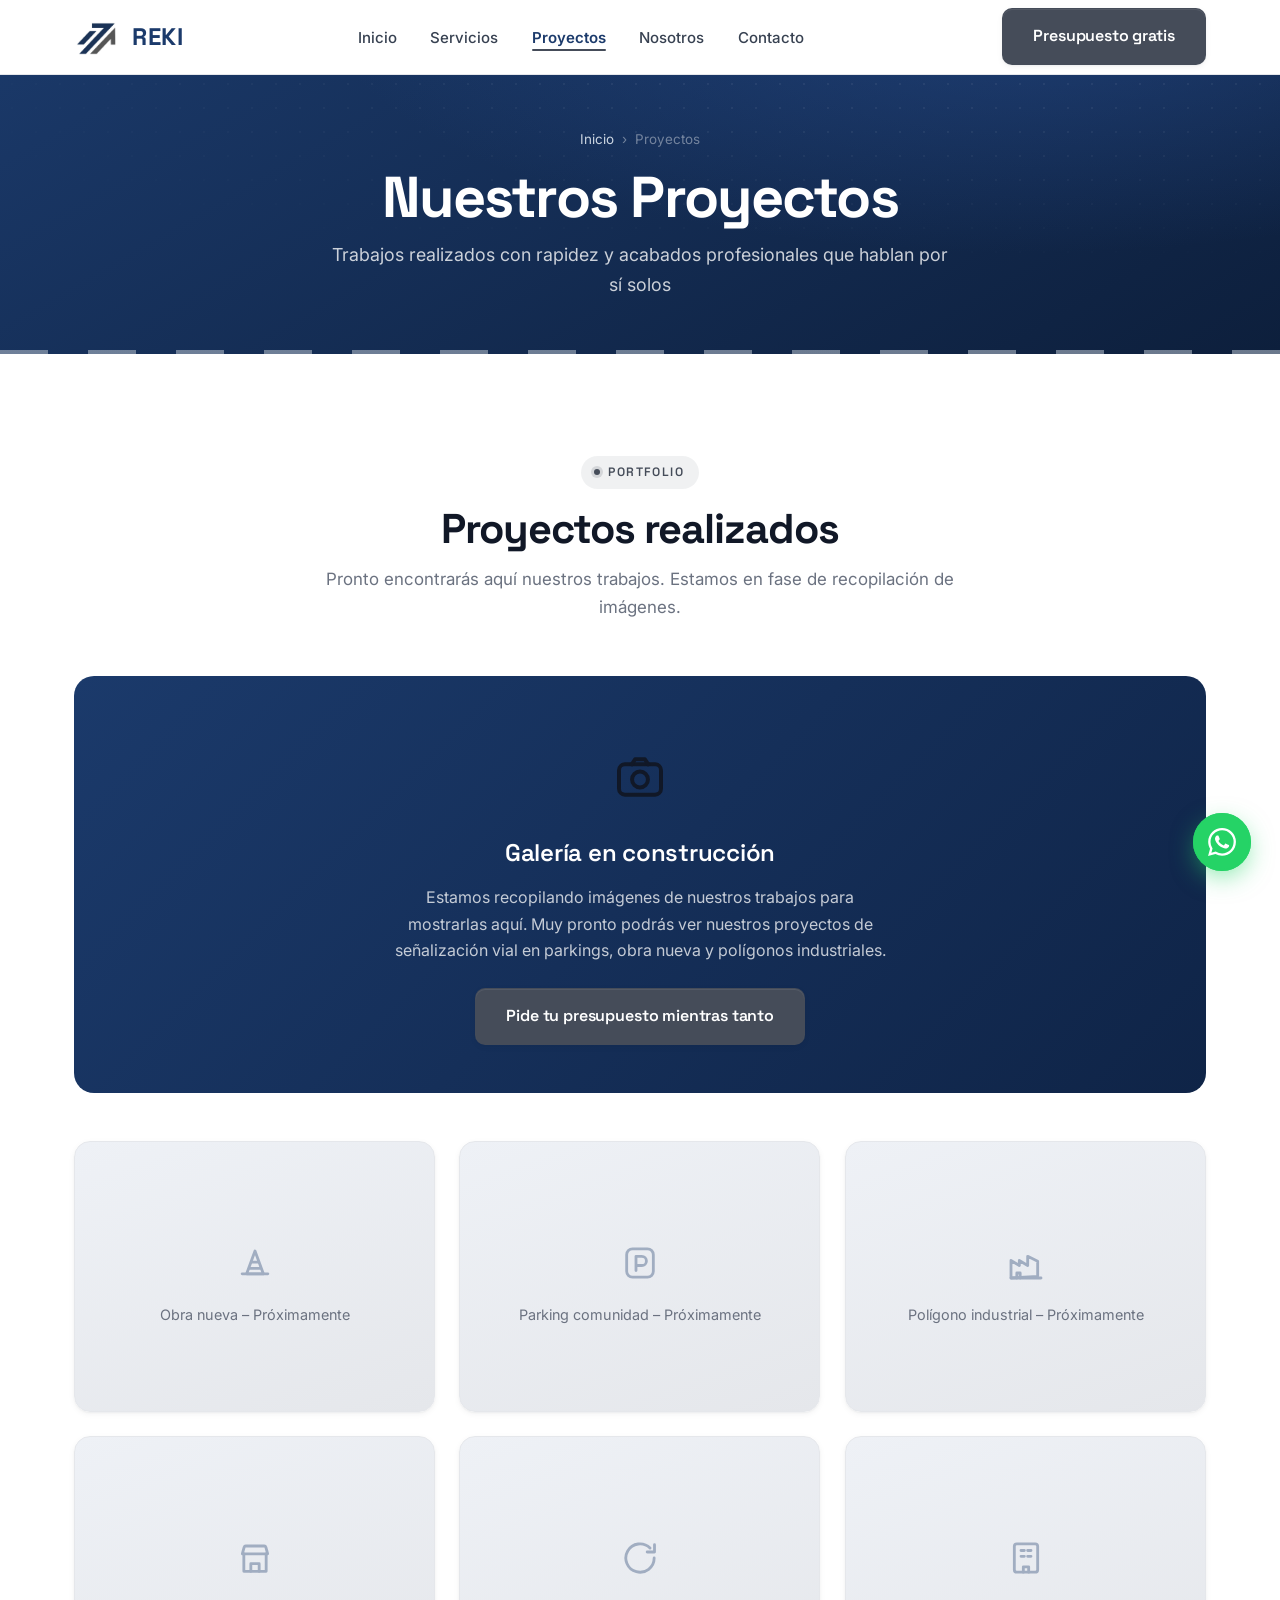
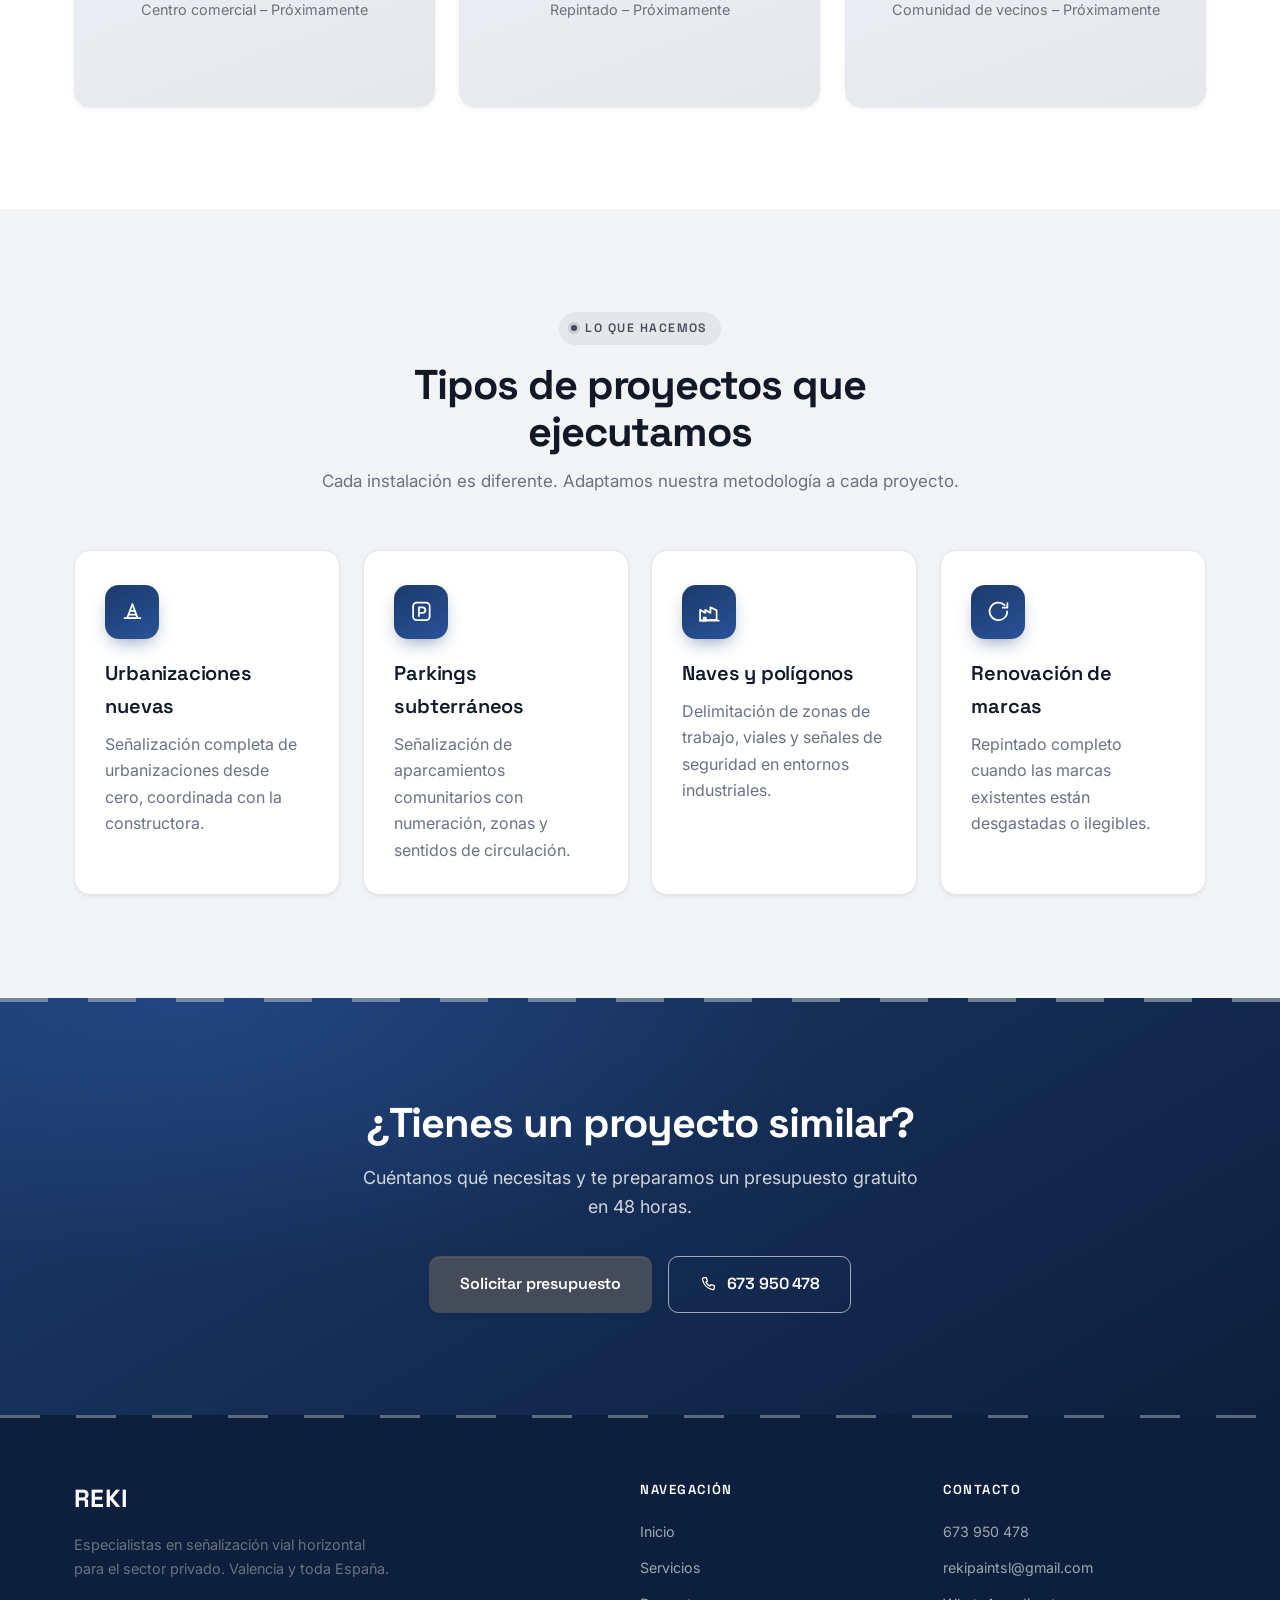
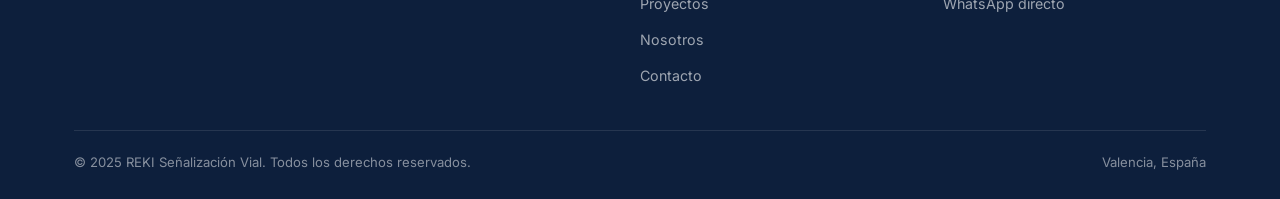
<file: proyectos.html>
<!DOCTYPE html>
<html lang="es">
<head>
  <meta charset="UTF-8" />
  <meta name="viewport" content="width=device-width, initial-scale=1.0" />
  <title>Proyectos Realizados | REKI – Señalización Vial Valencia</title>
  <meta name="description" content="Proyectos de señalización vial realizados por REKI: parkings, obra nueva, polígonos industriales y centros comerciales en Valencia y España." />
  <link rel="canonical" href="https://rekipaint.es/proyectos.html" />
  <link rel="icon" type="image/png" href="img/IMG_1919.PNG" />
  <link rel="stylesheet" href="css/styles.css" />
  <link href="https://fonts.googleapis.com/css2?family=Inter:wght@400;500;600;700;800;900&family=Space+Grotesk:wght@500;600;700&display=swap" rel="stylesheet" />
</head>
<body>
<!-- Sprite de iconos REKI (line-art) -->
<svg width="0" height="0" style="position:absolute;width:0;height:0;overflow:hidden" aria-hidden="true" focusable="false">
<defs>
<symbol id="i-bolt" viewBox="0 0 24 24" fill="none" stroke="currentColor" stroke-linecap="round" stroke-linejoin="round"><path d="M13 2 5 14h6l-1 8 9-13h-6z"/></symbol>
<symbol id="i-target" viewBox="0 0 24 24" fill="none" stroke="currentColor" stroke-linecap="round" stroke-linejoin="round"><circle cx="12" cy="12" r="9"/><circle cx="12" cy="12" r="4.6"/><circle cx="12" cy="12" r="1.4" fill="currentColor" stroke="none"/></symbol>
<symbol id="i-clipboard" viewBox="0 0 24 24" fill="none" stroke="currentColor" stroke-linecap="round" stroke-linejoin="round"><rect x="5.5" y="4.5" width="13" height="16" rx="2.5"/><rect x="9" y="2.8" width="6" height="3.6" rx="1.3"/><path d="M9 11h6M9 14.5h6M9 18h3.5"/></symbol>
<symbol id="i-globe" viewBox="0 0 24 24" fill="none" stroke="currentColor" stroke-linecap="round" stroke-linejoin="round"><circle cx="12" cy="12" r="9"/><path d="M3 12h18"/><path d="M12 3c2.6 2.4 4 5.6 4 9s-1.4 6.6-4 9c-2.6-2.4-4-5.6-4-9s1.4-6.6 4-9z"/></symbol>
<symbol id="i-helmet" viewBox="0 0 24 24" fill="none" stroke="currentColor" stroke-linecap="round" stroke-linejoin="round"><path d="M12 4.8 17 18.5H7z"/><path d="M9.9 11.5h4.2"/><path d="M8.7 15.2h6.6"/><path d="M4.3 18.5h15.4"/></symbol>
<symbol id="i-parking" viewBox="0 0 24 24" fill="none" stroke="currentColor" stroke-linecap="round" stroke-linejoin="round"><rect x="4" y="3.5" width="16" height="17" rx="3.5"/><path d="M9.6 16.5V8h3.5a2.75 2.75 0 0 1 0 5.5H9.6"/></symbol>
<symbol id="i-factory" viewBox="0 0 24 24" fill="none" stroke="currentColor" stroke-linecap="round" stroke-linejoin="round"><path d="M3 21V10.5l5 3V10.5l5 3V8l6 3v9z"/><path d="M3 21h18"/><path d="M6.5 21v-3h2v3"/></symbol>
<symbol id="i-store" viewBox="0 0 24 24" fill="none" stroke="currentColor" stroke-linecap="round" stroke-linejoin="round"><path d="M4.4 9.5h15.2l-1.1-4a1 1 0 0 0-1-.7H6.5a1 1 0 0 0-1 .7z"/><path d="M5.3 9.5V20h13.4V9.5"/><path d="M9.5 20v-4.6h5V20"/></symbol>
<symbol id="i-refresh" viewBox="0 0 24 24" fill="none" stroke="currentColor" stroke-linecap="round" stroke-linejoin="round"><path d="M20.5 12a8.5 8.5 0 1 1-2.5-6"/><path d="M20.7 4v4.4h-4.4"/></symbol>
<symbol id="i-building" viewBox="0 0 24 24" fill="none" stroke="currentColor" stroke-linecap="round" stroke-linejoin="round"><rect x="5" y="3.5" width="14" height="17" rx="1.5"/><path d="M9 7.5h2M13 7.5h2M9 11h2M13 11h2"/><path d="M10.4 20.5v-3.2h3.2v3.2"/></symbol>
<symbol id="i-bed" viewBox="0 0 24 24" fill="none" stroke="currentColor" stroke-linecap="round" stroke-linejoin="round"><path d="M3 8v12"/><path d="M3 13h13a5 5 0 0 1 5 5v2"/><path d="M3 20h18"/><path d="M6.5 13v-2.2h3.8a2.4 2.4 0 0 1 2.4 2.2"/></symbol>
<symbol id="i-school" viewBox="0 0 24 24" fill="none" stroke="currentColor" stroke-linecap="round" stroke-linejoin="round"><path d="M12 4 2.5 8.5 12 13l9.5-4.5z"/><path d="M6.8 10.7V15c0 1.5 2.6 2.7 5.2 2.7s5.2-1.2 5.2-2.7v-4.3"/><path d="M21.5 8.5V14"/></symbol>
<symbol id="i-palette" viewBox="0 0 24 24" fill="none" stroke="currentColor" stroke-linecap="round" stroke-linejoin="round"><path d="M12 3a9 9 0 0 0 0 18 1.6 1.6 0 0 0 1.3-2.6 1.6 1.6 0 0 1 1.3-2.6H16a5 5 0 0 0 5-5c0-4.1-4-7.8-9-7.8z"/><circle cx="7.7" cy="11" r="1.1" fill="currentColor" stroke="none"/><circle cx="11" cy="7.9" r="1.1" fill="currentColor" stroke="none"/><circle cx="15.4" cy="9.3" r="1.1" fill="currentColor" stroke="none"/></symbol>
<symbol id="i-shield" viewBox="0 0 24 24" fill="none" stroke="currentColor" stroke-linecap="round" stroke-linejoin="round"><path d="M12 3 19 6v5.2c0 4.6-3 7.3-7 8.8-4-1.5-7-4.2-7-8.8V6z"/></symbol>
<symbol id="i-shield-check" viewBox="0 0 24 24" fill="none" stroke="currentColor" stroke-linecap="round" stroke-linejoin="round"><path d="M12 3 19 6v5.2c0 4.6-3 7.3-7 8.8-4-1.5-7-4.2-7-8.8V6z"/><path d="M9 11.6l2.2 2.2 4-4.3"/></symbol>
<symbol id="i-flame" viewBox="0 0 24 24" fill="none" stroke="currentColor" stroke-linecap="round" stroke-linejoin="round"><path d="M12 3c2.5 3.2 5 5.4 5 9a5 5 0 0 1-10 0c0-1.6.6-2.8 1.6-3.8C9.3 9.7 10.6 8 12 3z"/><path d="M12 19.5a2.4 2.4 0 0 0 2.4-2.4c0-1.5-1.2-2.3-2.4-3.8-1.2 1.5-2.4 2.3-2.4 3.8A2.4 2.4 0 0 0 12 19.5z"/></symbol>
<symbol id="i-sparkle" viewBox="0 0 24 24" fill="none" stroke="currentColor" stroke-linecap="round" stroke-linejoin="round"><path d="M11 3l1.7 5 5 1.8-5 1.7L11 17l-1.7-5.5-5-1.7 5-1.8z"/><path d="M18.5 14l.7 2.1 2.1.7-2.1.8-.7 2.1-.8-2.1-2-.8 2-.7z"/></symbol>
<symbol id="i-phone" viewBox="0 0 24 24" fill="none" stroke="currentColor" stroke-linecap="round" stroke-linejoin="round"><path d="M6.5 3.5h3l1.5 4.5-2 1.3a11 11 0 0 0 5.2 5.2l1.3-2 4.5 1.5v3a2 2 0 0 1-2.2 2A16.5 16.5 0 0 1 4.5 5.7a2 2 0 0 1 2-2.2z"/></symbol>
<symbol id="i-mail" viewBox="0 0 24 24" fill="none" stroke="currentColor" stroke-linecap="round" stroke-linejoin="round"><rect x="3" y="5" width="18" height="14" rx="2.5"/><path d="M3.6 6.7 12 12.6l8.4-5.9"/></symbol>
<symbol id="i-clock" viewBox="0 0 24 24" fill="none" stroke="currentColor" stroke-linecap="round" stroke-linejoin="round"><circle cx="12" cy="12" r="8.5"/><path d="M12 7v5.2l3.4 2"/></symbol>
<symbol id="i-pin" viewBox="0 0 24 24" fill="none" stroke="currentColor" stroke-linecap="round" stroke-linejoin="round"><path d="M12 21.5c4-4.2 6.5-7.6 6.5-10.5a6.5 6.5 0 0 0-13 0c0 2.9 2.5 6.3 6.5 10.5z"/><circle cx="12" cy="11" r="2.4"/></symbol>
<symbol id="i-trophy" viewBox="0 0 24 24" fill="none" stroke="currentColor" stroke-linecap="round" stroke-linejoin="round"><path d="M8 4.5h8V8a4 4 0 0 1-8 0z"/><path d="M8 5.5H5.3a.8.8 0 0 0-.8 1c.3 1.9 1.7 3.3 3.7 3.3M16 5.5h2.7a.8.8 0 0 1 .8 1c-.3 1.9-1.7 3.3-3.7 3.3"/><path d="M12 12v3.5M9 19.5h6M9.6 19.5l.6-4M14.4 19.5l-.6-4"/></symbol>
<symbol id="i-camera" viewBox="0 0 24 24" fill="none" stroke="currentColor" stroke-linecap="round" stroke-linejoin="round"><rect x="3" y="7" width="18" height="13" rx="2.5"/><path d="M8.5 7l1.4-2.2h4.2L15.5 7"/><circle cx="12" cy="13.5" r="3.4"/></symbol>
<symbol id="i-check-circle" viewBox="0 0 24 24" fill="none" stroke="currentColor" stroke-linecap="round" stroke-linejoin="round"><circle cx="12" cy="12" r="9"/><path d="M8 12.2l2.8 2.8 5-5.2"/></symbol>
</defs>
</svg>


  <!-- NAVBAR -->
  <nav class="navbar" role="navigation">
    <div class="container">
      <div class="navbar__inner">
        <a href="index.html" class="navbar__logo"><img src="img/IMG_1919.PNG" alt="Logo REKI" /><span>REKI</span></a>
        <ul class="navbar__links" role="list">
          <li><a href="index.html">Inicio</a></li>
          <li><a href="servicios.html">Servicios</a></li>
          <li><a href="proyectos.html">Proyectos</a></li>
          <li><a href="sobre-nosotros.html">Nosotros</a></li>
          <li><a href="contacto.html">Contacto</a></li>
        </ul>
        <a href="contacto.html" class="btn btn-primary navbar__cta">Presupuesto gratis</a>
        <button class="navbar__toggle" aria-label="Abrir menú"><span></span><span></span><span></span></button>
      </div>
    </div>
  </nav>

  <!-- HERO PÁGINA -->
  <header class="page-hero">
    <div class="container">
      <nav class="breadcrumb" aria-label="Ruta de navegación">
        <a href="index.html">Inicio</a>
        <span>›</span>
        <span>Proyectos</span>
      </nav>
      <h1>Nuestros Proyectos</h1>
      <p>Trabajos realizados con rapidez y acabados profesionales que hablan por sí solos</p>
    </div>
  </header>

  <!-- GALERÍA -->
  <section aria-labelledby="galeria-title">
    <div class="container">
      <div class="section-header">
        <span class="badge">Portfolio</span>
        <h2 id="galeria-title">Proyectos realizados</h2>
        <p>Pronto encontrarás aquí nuestros trabajos. Estamos en fase de recopilación de imágenes.</p>
      </div>

      <!-- Aviso próximas fotos -->
      <div style="background:linear-gradient(135deg,#1B3A6B,#0f2447);border-radius:20px;padding:3rem;text-align:center;margin-bottom:3rem;">
        <div style="font-size:3.5rem;margin-bottom:1rem;"><svg class="ico" aria-hidden="true"><use href="#i-camera"/></svg></div>
        <h3 style="color:white;font-size:1.5rem;margin-bottom:.75rem;">Galería en construcción</h3>
        <p style="color:rgba(255,255,255,.75);max-width:500px;margin:0 auto 1.5rem;">
          Estamos recopilando imágenes de nuestros trabajos para mostrarlas aquí.
          Muy pronto podrás ver nuestros proyectos de señalización vial en parkings,
          obra nueva y polígonos industriales.
        </p>
        <a href="contacto.html" class="btn btn-primary">Pide tu presupuesto mientras tanto</a>
      </div>

      <!-- Grid con placeholders -->
      <div class="galeria-grid">
        <div class="galeria-item">
          <div class="galeria-placeholder">
            <div class="icon"><svg class="ico" aria-hidden="true"><use href="#i-helmet"/></svg></div>
            <span>Obra nueva – Próximamente</span>
          </div>
        </div>
        <div class="galeria-item">
          <div class="galeria-placeholder">
            <div class="icon"><svg class="ico" aria-hidden="true"><use href="#i-parking"/></svg></div>
            <span>Parking comunidad – Próximamente</span>
          </div>
        </div>
        <div class="galeria-item">
          <div class="galeria-placeholder">
            <div class="icon"><svg class="ico" aria-hidden="true"><use href="#i-factory"/></svg></div>
            <span>Polígono industrial – Próximamente</span>
          </div>
        </div>
        <div class="galeria-item">
          <div class="galeria-placeholder">
            <div class="icon"><svg class="ico" aria-hidden="true"><use href="#i-store"/></svg></div>
            <span>Centro comercial – Próximamente</span>
          </div>
        </div>
        <div class="galeria-item">
          <div class="galeria-placeholder">
            <div class="icon"><svg class="ico" aria-hidden="true"><use href="#i-refresh"/></svg></div>
            <span>Repintado – Próximamente</span>
          </div>
        </div>
        <div class="galeria-item">
          <div class="galeria-placeholder">
            <div class="icon"><svg class="ico" aria-hidden="true"><use href="#i-building"/></svg></div>
            <span>Comunidad de vecinos – Próximamente</span>
          </div>
        </div>
      </div>
    </div>
  </section>

  <!-- TIPOS DE PROYECTOS -->
  <section style="background:var(--gris-claro);" aria-labelledby="tipos-title">
    <div class="container">
      <div class="section-header">
        <span class="badge">Lo que hacemos</span>
        <h2 id="tipos-title">Tipos de proyectos que ejecutamos</h2>
        <p>Cada instalación es diferente. Adaptamos nuestra metodología a cada proyecto.</p>
      </div>
      <div class="dif-grid">
        <div class="dif-card">
          <div class="dif-card__icon"><svg class="ico" aria-hidden="true"><use href="#i-helmet"/></svg></div>
          <h3>Urbanizaciones nuevas</h3>
          <p>Señalización completa de urbanizaciones desde cero, coordinada con la constructora.</p>
        </div>
        <div class="dif-card">
          <div class="dif-card__icon"><svg class="ico" aria-hidden="true"><use href="#i-parking"/></svg></div>
          <h3>Parkings subterráneos</h3>
          <p>Señalización de aparcamientos comunitarios con numeración, zonas y sentidos de circulación.</p>
        </div>
        <div class="dif-card">
          <div class="dif-card__icon"><svg class="ico" aria-hidden="true"><use href="#i-factory"/></svg></div>
          <h3>Naves y polígonos</h3>
          <p>Delimitación de zonas de trabajo, viales y señales de seguridad en entornos industriales.</p>
        </div>
        <div class="dif-card">
          <div class="dif-card__icon"><svg class="ico" aria-hidden="true"><use href="#i-refresh"/></svg></div>
          <h3>Renovación de marcas</h3>
          <p>Repintado completo cuando las marcas existentes están desgastadas o ilegibles.</p>
        </div>
      </div>
    </div>
  </section>

  <!-- CTA -->
  <section class="cta-banner">
    <div class="container">
      <h2>¿Tienes un proyecto similar?</h2>
      <p>Cuéntanos qué necesitas y te preparamos un presupuesto gratuito en 48 horas.</p>
      <div class="cta-banner__buttons">
        <a href="contacto.html" class="btn btn-primary">Solicitar presupuesto</a>
        <a href="tel:+34673950478" class="btn btn-outline"><svg class="ico" aria-hidden="true"><use href="#i-phone"/></svg> 673 950 478</a>
      </div>
    </div>
  </section>

  <!-- FOOTER -->
  <footer class="footer">
    <div class="container">
      <div class="footer__grid">
        <div class="footer__brand">
          <div class="logo">REKI</div>
          <p>Especialistas en señalización vial horizontal para el sector privado. Valencia y toda España.</p>
        </div>
        <div>
          <h4>Navegación</h4>
          <ul>
            <li><a href="index.html">Inicio</a></li>
            <li><a href="servicios.html">Servicios</a></li>
            <li><a href="proyectos.html">Proyectos</a></li>
            <li><a href="sobre-nosotros.html">Nosotros</a></li>
            <li><a href="contacto.html">Contacto</a></li>
          </ul>
        </div>
        <div>
          <h4>Contacto</h4>
          <ul>
            <li><a href="tel:+34673950478">673 950 478</a></li>
            <li><a href="mailto:rekipaintsl@gmail.com">rekipaintsl@gmail.com</a></li>
            <li><a href="https://wa.me/34673950478" target="_blank" rel="noopener">WhatsApp directo</a></li>
          </ul>
        </div>
      </div>
      <div class="footer__bottom">
        <span>© 2025 REKI Señalización Vial. Todos los derechos reservados.</span>
        <span>Valencia, España</span>
      </div>
    </div>
  </footer>

  <a href="https://wa.me/34673950478?text=Hola%2C%20me%20gustaría%20pedir%20información%20sobre%20señalización%20vial"
     class="whatsapp-float" target="_blank" rel="noopener" aria-label="WhatsApp">
    <svg xmlns="http://www.w3.org/2000/svg" width="28" height="28" viewBox="0 0 24 24" fill="currentColor">
      <path d="M17.472 14.382c-.297-.149-1.758-.867-2.03-.967-.273-.099-.471-.148-.67.15-.197.297-.767.966-.94 1.164-.173.199-.347.223-.644.075-.297-.15-1.255-.463-2.39-1.475-.883-.788-1.48-1.761-1.653-2.059-.173-.297-.018-.458.13-.606.134-.133.298-.347.446-.52.149-.174.198-.298.298-.497.099-.198.05-.371-.025-.52-.075-.149-.669-1.612-.916-2.207-.242-.579-.487-.5-.669-.51-.173-.008-.371-.01-.57-.01-.198 0-.52.074-.792.372-.272.297-1.04 1.016-1.04 2.479 0 1.462 1.065 2.875 1.213 3.074.149.198 2.096 3.2 5.077 4.487.709.306 1.262.489 1.694.625.712.227 1.36.195 1.871.118.571-.085 1.758-.719 2.006-1.413.248-.694.248-1.289.173-1.413-.074-.124-.272-.198-.57-.347m-5.421 7.403h-.004a9.87 9.87 0 01-5.031-1.378l-.361-.214-3.741.982.998-3.648-.235-.374a9.86 9.86 0 01-1.51-5.26c.001-5.45 4.436-9.884 9.888-9.884 2.64 0 5.122 1.03 6.988 2.898a9.825 9.825 0 012.893 6.994c-.003 5.45-4.437 9.884-9.885 9.884m8.413-18.297A11.815 11.815 0 0012.05 0C5.495 0 .16 5.335.157 11.892c0 2.096.547 4.142 1.588 5.945L.057 24l6.305-1.654a11.882 11.882 0 005.683 1.448h.005c6.554 0 11.89-5.335 11.893-11.893a11.821 11.821 0 00-3.48-8.413z"/>
    </svg>
  </a>

  <script src="js/main.js"></script>
</body>
</html>
</file>
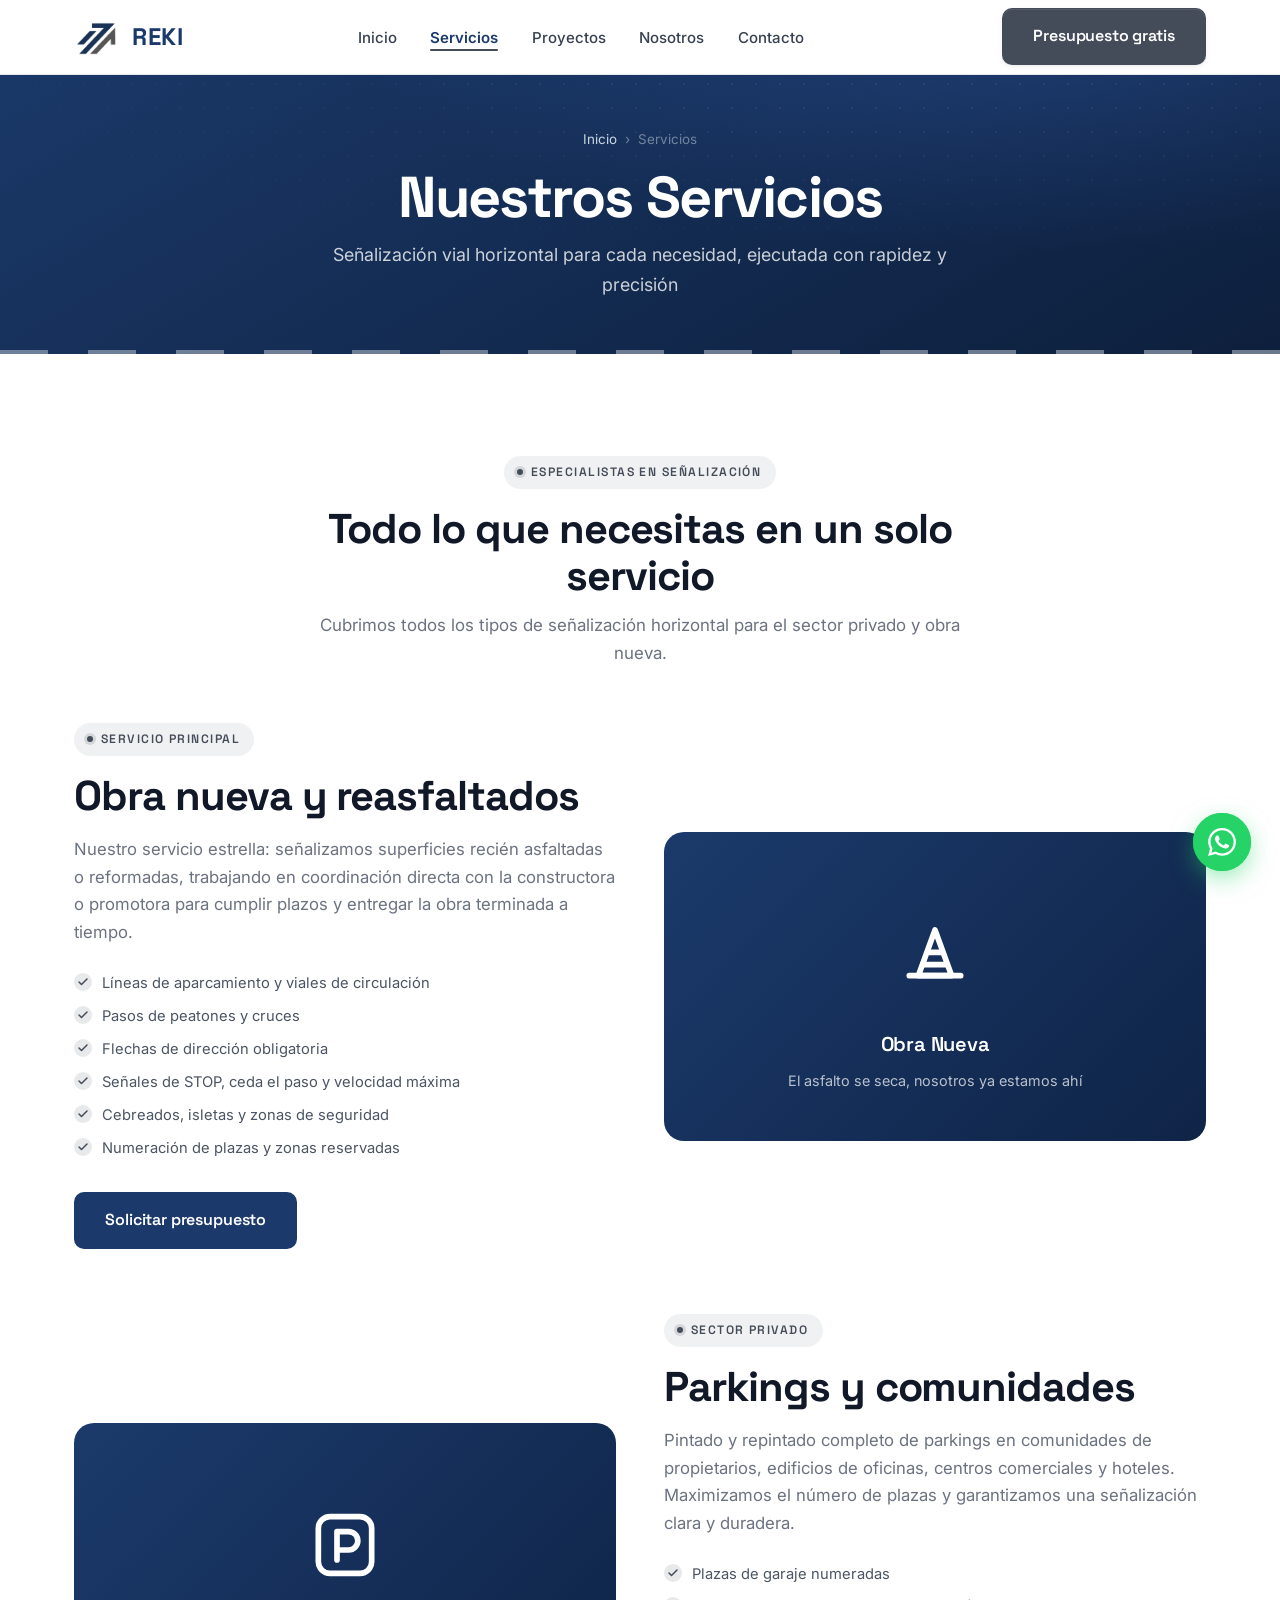
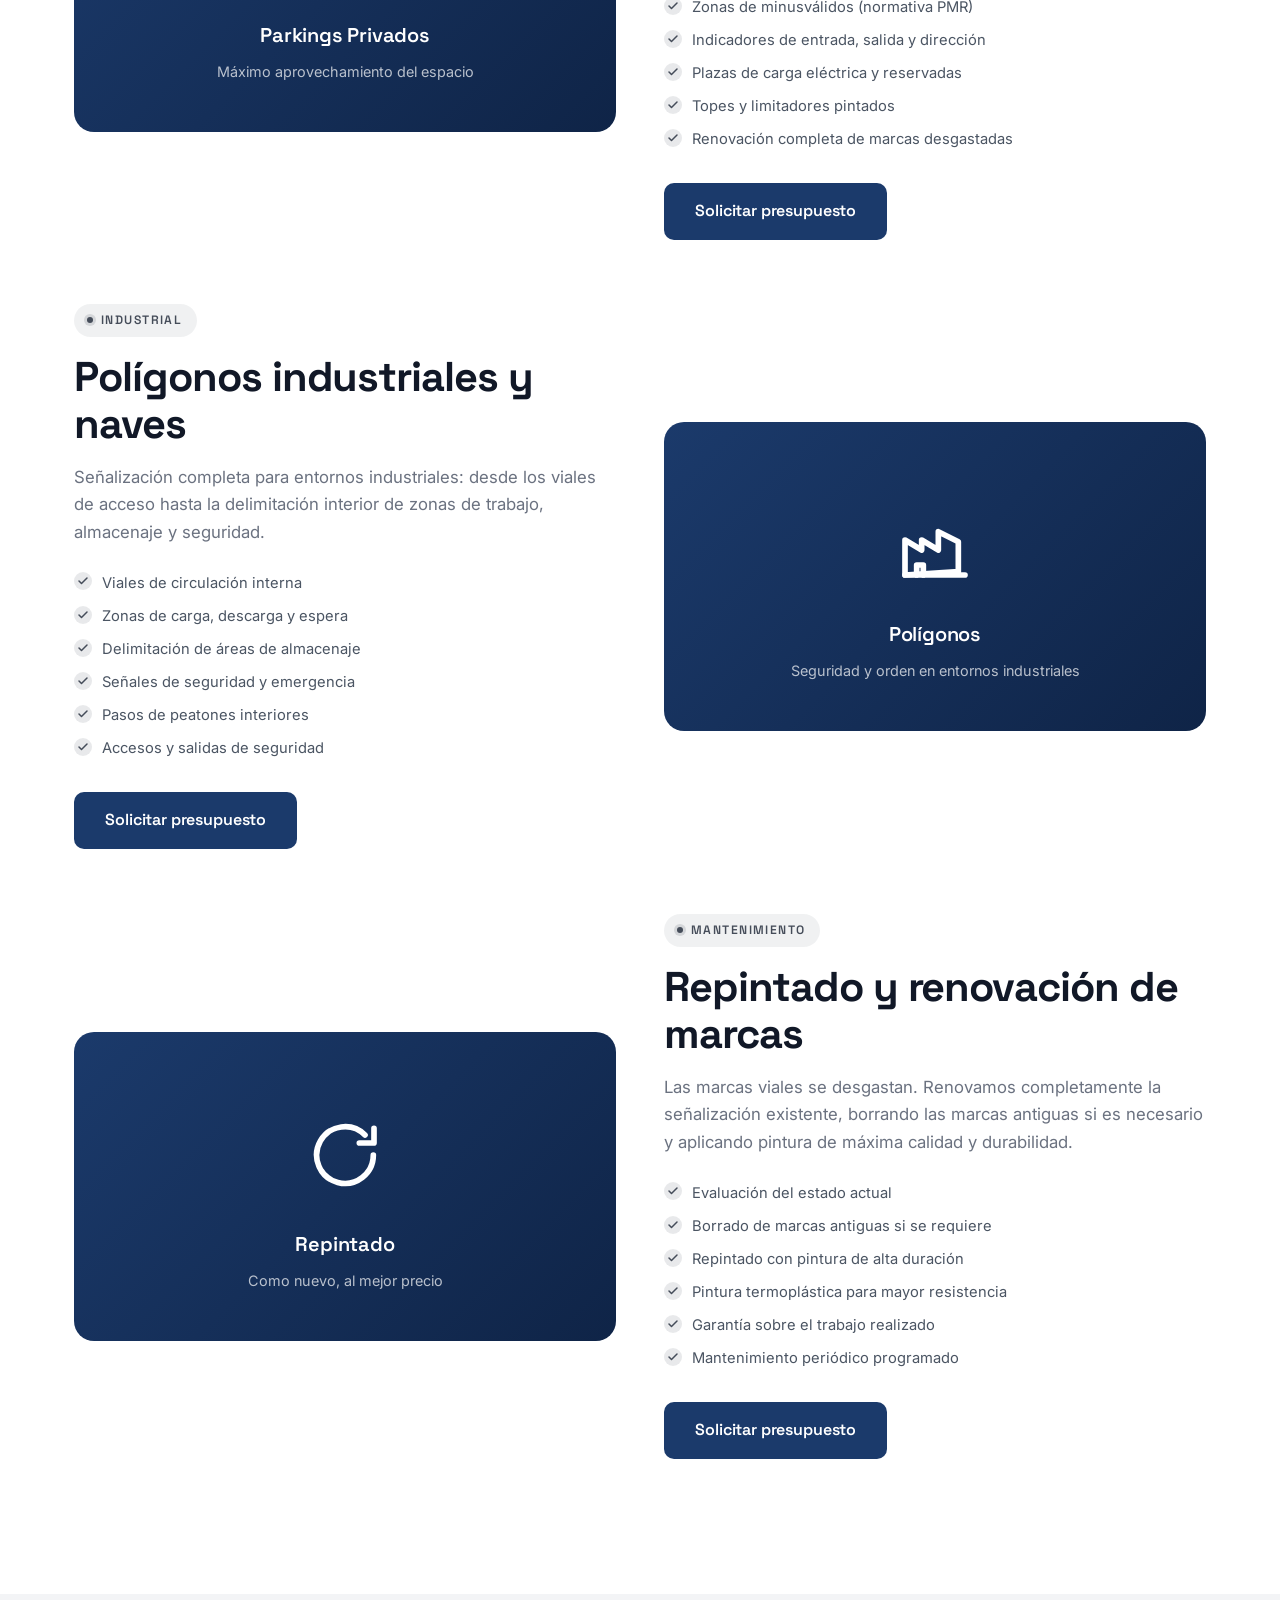
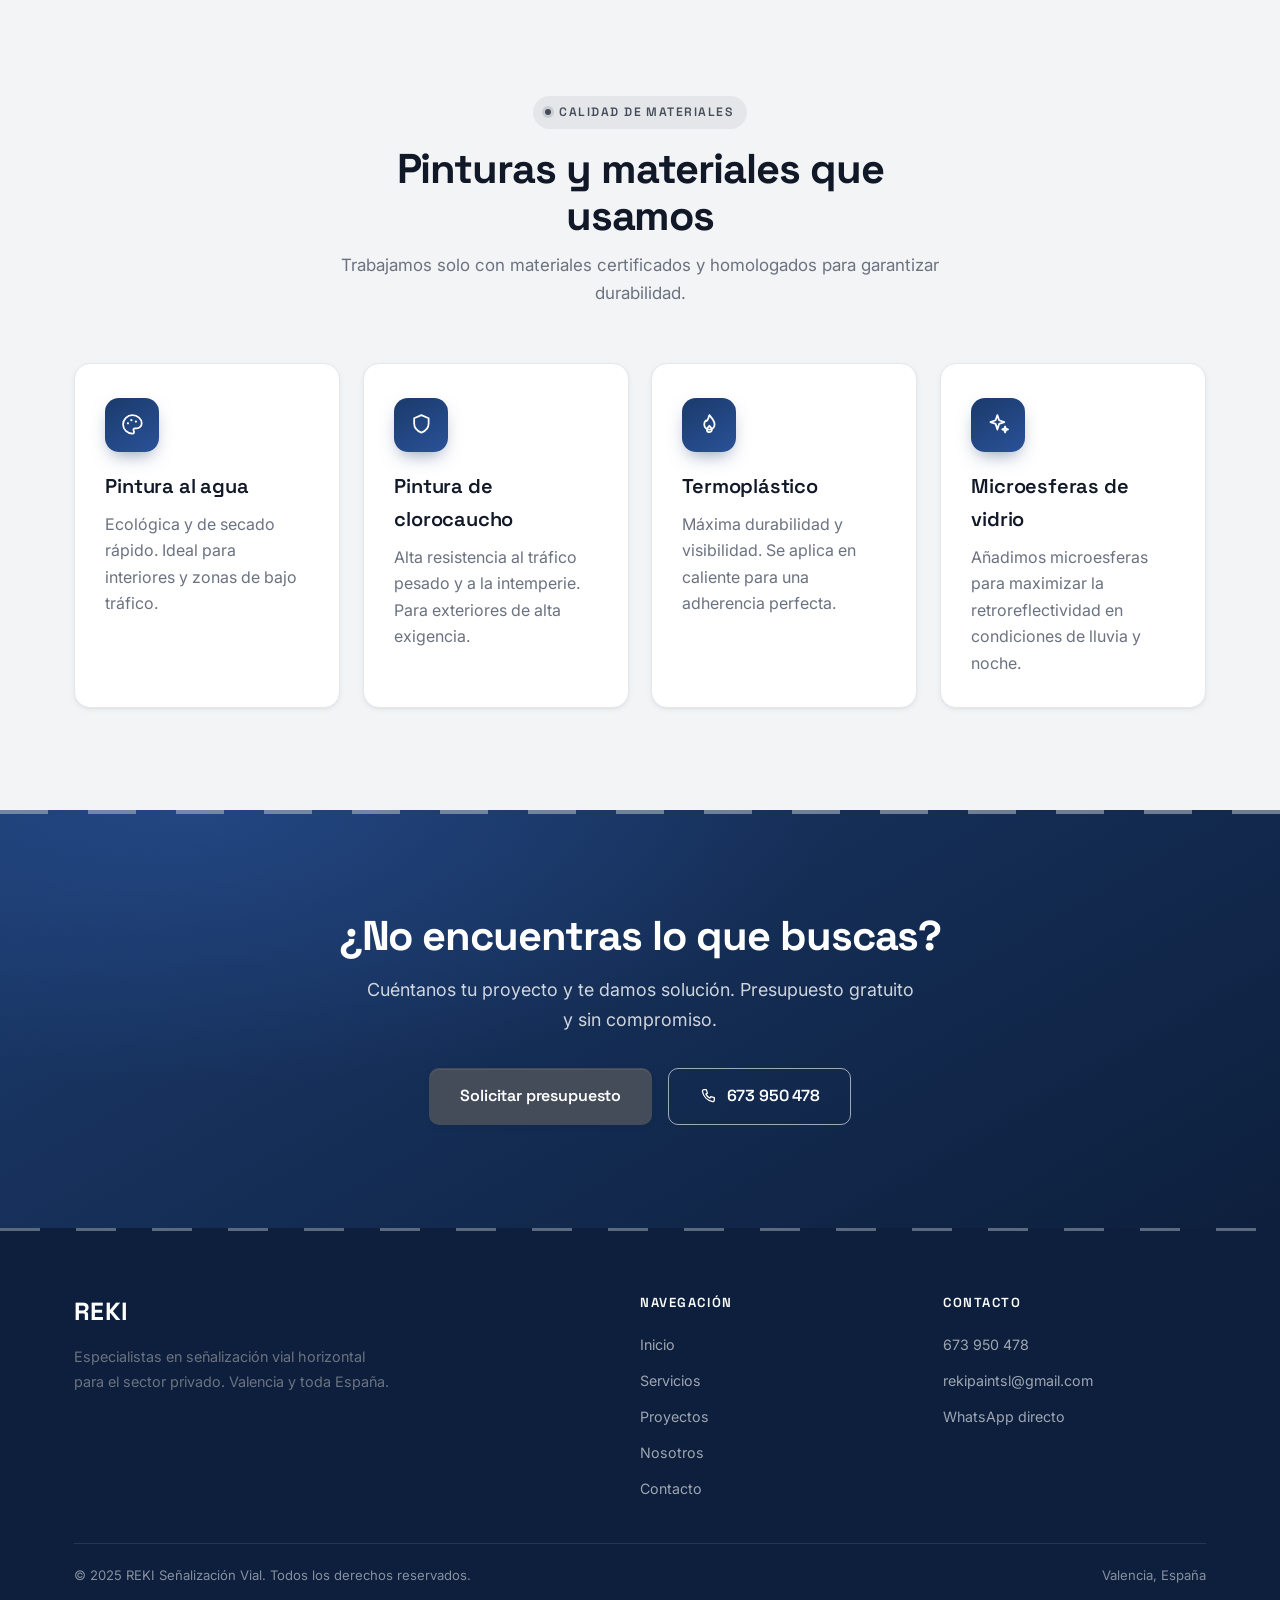
<file: servicios.html>
<!DOCTYPE html>
<html lang="es">
<head>
  <meta charset="UTF-8" />
  <meta name="viewport" content="width=device-width, initial-scale=1.0" />
  <title>Servicios de Señalización Vial | REKI – Valencia y España</title>
  <meta name="description" content="Servicios profesionales de señalización vial horizontal: obra nueva, repintado, parkings, polígonos industriales y centros comerciales. Presupuesto gratuito." />
  <meta name="keywords" content="servicios señalización vial, pintado marcas viales, repintado parkings, señalización obra nueva, polígono industrial Valencia" />
  <link rel="canonical" href="https://rekipaint.es/servicios.html" />
  <link rel="icon" type="image/png" href="img/IMG_1919.PNG" />
  <link rel="stylesheet" href="css/styles.css" />
  <link href="https://fonts.googleapis.com/css2?family=Inter:wght@400;500;600;700;800;900&family=Space+Grotesk:wght@500;600;700&display=swap" rel="stylesheet" />
</head>
<body>
<!-- Sprite de iconos REKI (line-art) -->
<svg width="0" height="0" style="position:absolute;width:0;height:0;overflow:hidden" aria-hidden="true" focusable="false">
<defs>
<symbol id="i-bolt" viewBox="0 0 24 24" fill="none" stroke="currentColor" stroke-linecap="round" stroke-linejoin="round"><path d="M13 2 5 14h6l-1 8 9-13h-6z"/></symbol>
<symbol id="i-target" viewBox="0 0 24 24" fill="none" stroke="currentColor" stroke-linecap="round" stroke-linejoin="round"><circle cx="12" cy="12" r="9"/><circle cx="12" cy="12" r="4.6"/><circle cx="12" cy="12" r="1.4" fill="currentColor" stroke="none"/></symbol>
<symbol id="i-clipboard" viewBox="0 0 24 24" fill="none" stroke="currentColor" stroke-linecap="round" stroke-linejoin="round"><rect x="5.5" y="4.5" width="13" height="16" rx="2.5"/><rect x="9" y="2.8" width="6" height="3.6" rx="1.3"/><path d="M9 11h6M9 14.5h6M9 18h3.5"/></symbol>
<symbol id="i-globe" viewBox="0 0 24 24" fill="none" stroke="currentColor" stroke-linecap="round" stroke-linejoin="round"><circle cx="12" cy="12" r="9"/><path d="M3 12h18"/><path d="M12 3c2.6 2.4 4 5.6 4 9s-1.4 6.6-4 9c-2.6-2.4-4-5.6-4-9s1.4-6.6 4-9z"/></symbol>
<symbol id="i-helmet" viewBox="0 0 24 24" fill="none" stroke="currentColor" stroke-linecap="round" stroke-linejoin="round"><path d="M12 4.8 17 18.5H7z"/><path d="M9.9 11.5h4.2"/><path d="M8.7 15.2h6.6"/><path d="M4.3 18.5h15.4"/></symbol>
<symbol id="i-parking" viewBox="0 0 24 24" fill="none" stroke="currentColor" stroke-linecap="round" stroke-linejoin="round"><rect x="4" y="3.5" width="16" height="17" rx="3.5"/><path d="M9.6 16.5V8h3.5a2.75 2.75 0 0 1 0 5.5H9.6"/></symbol>
<symbol id="i-factory" viewBox="0 0 24 24" fill="none" stroke="currentColor" stroke-linecap="round" stroke-linejoin="round"><path d="M3 21V10.5l5 3V10.5l5 3V8l6 3v9z"/><path d="M3 21h18"/><path d="M6.5 21v-3h2v3"/></symbol>
<symbol id="i-store" viewBox="0 0 24 24" fill="none" stroke="currentColor" stroke-linecap="round" stroke-linejoin="round"><path d="M4.4 9.5h15.2l-1.1-4a1 1 0 0 0-1-.7H6.5a1 1 0 0 0-1 .7z"/><path d="M5.3 9.5V20h13.4V9.5"/><path d="M9.5 20v-4.6h5V20"/></symbol>
<symbol id="i-refresh" viewBox="0 0 24 24" fill="none" stroke="currentColor" stroke-linecap="round" stroke-linejoin="round"><path d="M20.5 12a8.5 8.5 0 1 1-2.5-6"/><path d="M20.7 4v4.4h-4.4"/></symbol>
<symbol id="i-building" viewBox="0 0 24 24" fill="none" stroke="currentColor" stroke-linecap="round" stroke-linejoin="round"><rect x="5" y="3.5" width="14" height="17" rx="1.5"/><path d="M9 7.5h2M13 7.5h2M9 11h2M13 11h2"/><path d="M10.4 20.5v-3.2h3.2v3.2"/></symbol>
<symbol id="i-bed" viewBox="0 0 24 24" fill="none" stroke="currentColor" stroke-linecap="round" stroke-linejoin="round"><path d="M3 8v12"/><path d="M3 13h13a5 5 0 0 1 5 5v2"/><path d="M3 20h18"/><path d="M6.5 13v-2.2h3.8a2.4 2.4 0 0 1 2.4 2.2"/></symbol>
<symbol id="i-school" viewBox="0 0 24 24" fill="none" stroke="currentColor" stroke-linecap="round" stroke-linejoin="round"><path d="M12 4 2.5 8.5 12 13l9.5-4.5z"/><path d="M6.8 10.7V15c0 1.5 2.6 2.7 5.2 2.7s5.2-1.2 5.2-2.7v-4.3"/><path d="M21.5 8.5V14"/></symbol>
<symbol id="i-palette" viewBox="0 0 24 24" fill="none" stroke="currentColor" stroke-linecap="round" stroke-linejoin="round"><path d="M12 3a9 9 0 0 0 0 18 1.6 1.6 0 0 0 1.3-2.6 1.6 1.6 0 0 1 1.3-2.6H16a5 5 0 0 0 5-5c0-4.1-4-7.8-9-7.8z"/><circle cx="7.7" cy="11" r="1.1" fill="currentColor" stroke="none"/><circle cx="11" cy="7.9" r="1.1" fill="currentColor" stroke="none"/><circle cx="15.4" cy="9.3" r="1.1" fill="currentColor" stroke="none"/></symbol>
<symbol id="i-shield" viewBox="0 0 24 24" fill="none" stroke="currentColor" stroke-linecap="round" stroke-linejoin="round"><path d="M12 3 19 6v5.2c0 4.6-3 7.3-7 8.8-4-1.5-7-4.2-7-8.8V6z"/></symbol>
<symbol id="i-shield-check" viewBox="0 0 24 24" fill="none" stroke="currentColor" stroke-linecap="round" stroke-linejoin="round"><path d="M12 3 19 6v5.2c0 4.6-3 7.3-7 8.8-4-1.5-7-4.2-7-8.8V6z"/><path d="M9 11.6l2.2 2.2 4-4.3"/></symbol>
<symbol id="i-flame" viewBox="0 0 24 24" fill="none" stroke="currentColor" stroke-linecap="round" stroke-linejoin="round"><path d="M12 3c2.5 3.2 5 5.4 5 9a5 5 0 0 1-10 0c0-1.6.6-2.8 1.6-3.8C9.3 9.7 10.6 8 12 3z"/><path d="M12 19.5a2.4 2.4 0 0 0 2.4-2.4c0-1.5-1.2-2.3-2.4-3.8-1.2 1.5-2.4 2.3-2.4 3.8A2.4 2.4 0 0 0 12 19.5z"/></symbol>
<symbol id="i-sparkle" viewBox="0 0 24 24" fill="none" stroke="currentColor" stroke-linecap="round" stroke-linejoin="round"><path d="M11 3l1.7 5 5 1.8-5 1.7L11 17l-1.7-5.5-5-1.7 5-1.8z"/><path d="M18.5 14l.7 2.1 2.1.7-2.1.8-.7 2.1-.8-2.1-2-.8 2-.7z"/></symbol>
<symbol id="i-phone" viewBox="0 0 24 24" fill="none" stroke="currentColor" stroke-linecap="round" stroke-linejoin="round"><path d="M6.5 3.5h3l1.5 4.5-2 1.3a11 11 0 0 0 5.2 5.2l1.3-2 4.5 1.5v3a2 2 0 0 1-2.2 2A16.5 16.5 0 0 1 4.5 5.7a2 2 0 0 1 2-2.2z"/></symbol>
<symbol id="i-mail" viewBox="0 0 24 24" fill="none" stroke="currentColor" stroke-linecap="round" stroke-linejoin="round"><rect x="3" y="5" width="18" height="14" rx="2.5"/><path d="M3.6 6.7 12 12.6l8.4-5.9"/></symbol>
<symbol id="i-clock" viewBox="0 0 24 24" fill="none" stroke="currentColor" stroke-linecap="round" stroke-linejoin="round"><circle cx="12" cy="12" r="8.5"/><path d="M12 7v5.2l3.4 2"/></symbol>
<symbol id="i-pin" viewBox="0 0 24 24" fill="none" stroke="currentColor" stroke-linecap="round" stroke-linejoin="round"><path d="M12 21.5c4-4.2 6.5-7.6 6.5-10.5a6.5 6.5 0 0 0-13 0c0 2.9 2.5 6.3 6.5 10.5z"/><circle cx="12" cy="11" r="2.4"/></symbol>
<symbol id="i-trophy" viewBox="0 0 24 24" fill="none" stroke="currentColor" stroke-linecap="round" stroke-linejoin="round"><path d="M8 4.5h8V8a4 4 0 0 1-8 0z"/><path d="M8 5.5H5.3a.8.8 0 0 0-.8 1c.3 1.9 1.7 3.3 3.7 3.3M16 5.5h2.7a.8.8 0 0 1 .8 1c-.3 1.9-1.7 3.3-3.7 3.3"/><path d="M12 12v3.5M9 19.5h6M9.6 19.5l.6-4M14.4 19.5l-.6-4"/></symbol>
<symbol id="i-camera" viewBox="0 0 24 24" fill="none" stroke="currentColor" stroke-linecap="round" stroke-linejoin="round"><rect x="3" y="7" width="18" height="13" rx="2.5"/><path d="M8.5 7l1.4-2.2h4.2L15.5 7"/><circle cx="12" cy="13.5" r="3.4"/></symbol>
<symbol id="i-check-circle" viewBox="0 0 24 24" fill="none" stroke="currentColor" stroke-linecap="round" stroke-linejoin="round"><circle cx="12" cy="12" r="9"/><path d="M8 12.2l2.8 2.8 5-5.2"/></symbol>
</defs>
</svg>


  <!-- NAVBAR -->
  <nav class="navbar" role="navigation">
    <div class="container">
      <div class="navbar__inner">
        <a href="index.html" class="navbar__logo"><img src="img/IMG_1919.PNG" alt="Logo REKI" /><span>REKI</span></a>
        <ul class="navbar__links" role="list">
          <li><a href="index.html">Inicio</a></li>
          <li><a href="servicios.html">Servicios</a></li>
          <li><a href="proyectos.html">Proyectos</a></li>
          <li><a href="sobre-nosotros.html">Nosotros</a></li>
          <li><a href="contacto.html">Contacto</a></li>
        </ul>
        <a href="contacto.html" class="btn btn-primary navbar__cta">Presupuesto gratis</a>
        <button class="navbar__toggle" aria-label="Abrir menú"><span></span><span></span><span></span></button>
      </div>
    </div>
  </nav>

  <!-- HERO PÁGINA -->
  <header class="page-hero">
    <div class="container">
      <nav class="breadcrumb" aria-label="Ruta de navegación">
        <a href="index.html">Inicio</a>
        <span>›</span>
        <span>Servicios</span>
      </nav>
      <h1>Nuestros Servicios</h1>
      <p>Señalización vial horizontal para cada necesidad, ejecutada con rapidez y precisión</p>
    </div>
  </header>

  <!-- SERVICIOS DETALLADOS -->
  <section aria-labelledby="serv-main-title">
    <div class="container">
      <div class="section-header">
        <span class="badge">Especialistas en señalización</span>
        <h2 id="serv-main-title">Todo lo que necesitas en un solo servicio</h2>
        <p>Cubrimos todos los tipos de señalización horizontal para el sector privado y obra nueva.</p>
      </div>

      <!-- Servicio 1 -->
      <div class="servicio-detalle" style="display:grid;grid-template-columns:1fr 1fr;gap:3rem;align-items:center;margin-bottom:4rem;">
        <div>
          <span class="badge">Servicio principal</span>
          <h2 style="margin-bottom:1rem;">Obra nueva y reasfaltados</h2>
          <p style="margin-bottom:1.5rem;font-size:1.05rem;">
            Nuestro servicio estrella: señalizamos superficies recién asfaltadas o reformadas,
            trabajando en coordinación directa con la constructora o promotora para cumplir plazos
            y entregar la obra terminada a tiempo.
          </p>
          <ul class="servicio-card__list" style="margin-bottom:2rem;">
            <li>Líneas de aparcamiento y viales de circulación</li>
            <li>Pasos de peatones y cruces</li>
            <li>Flechas de dirección obligatoria</li>
            <li>Señales de STOP, ceda el paso y velocidad máxima</li>
            <li>Cebreados, isletas y zonas de seguridad</li>
            <li>Numeración de plazas y zonas reservadas</li>
          </ul>
          <a href="contacto.html" class="btn btn-azul">Solicitar presupuesto</a>
        </div>
        <div style="background:linear-gradient(135deg,#1B3A6B,#0f2447);border-radius:20px;padding:3rem;display:flex;align-items:center;justify-content:center;">
          <div style="text-align:center;color:white;">
            <div style="font-size:5rem;margin-bottom:1rem;"><svg class="ico" aria-hidden="true"><use href="#i-helmet"/></svg></div>
            <h3 style="color:white;margin-bottom:.5rem;">Obra Nueva</h3>
            <p style="color:rgba(255,255,255,.7);font-size:.9rem;">El asfalto se seca, nosotros ya estamos ahí</p>
          </div>
        </div>
      </div>

      <!-- Servicio 2 -->
      <div class="servicio-detalle" style="display:grid;grid-template-columns:1fr 1fr;gap:3rem;align-items:center;margin-bottom:4rem;">
        <div style="background:linear-gradient(135deg,#1B3A6B,#0f2447);border-radius:20px;padding:3rem;display:flex;align-items:center;justify-content:center;order:1;">
          <div style="text-align:center;color:white;">
            <div style="font-size:5rem;margin-bottom:1rem;"><svg class="ico" aria-hidden="true"><use href="#i-parking"/></svg></div>
            <h3 style="color:white;margin-bottom:.5rem;">Parkings Privados</h3>
            <p style="color:rgba(255,255,255,.7);font-size:.9rem;">Máximo aprovechamiento del espacio</p>
          </div>
        </div>
        <div style="order:2;">
          <span class="badge">Sector privado</span>
          <h2 style="margin-bottom:1rem;">Parkings y comunidades</h2>
          <p style="margin-bottom:1.5rem;font-size:1.05rem;">
            Pintado y repintado completo de parkings en comunidades de propietarios, edificios de
            oficinas, centros comerciales y hoteles. Maximizamos el número de plazas y garantizamos
            una señalización clara y duradera.
          </p>
          <ul class="servicio-card__list" style="margin-bottom:2rem;">
            <li>Plazas de garaje numeradas</li>
            <li>Zonas de minusválidos (normativa PMR)</li>
            <li>Indicadores de entrada, salida y dirección</li>
            <li>Plazas de carga eléctrica y reservadas</li>
            <li>Topes y limitadores pintados</li>
            <li>Renovación completa de marcas desgastadas</li>
          </ul>
          <a href="contacto.html" class="btn btn-azul">Solicitar presupuesto</a>
        </div>
      </div>

      <!-- Servicio 3 -->
      <div class="servicio-detalle" style="display:grid;grid-template-columns:1fr 1fr;gap:3rem;align-items:center;margin-bottom:4rem;">
        <div>
          <span class="badge">Industrial</span>
          <h2 style="margin-bottom:1rem;">Polígonos industriales y naves</h2>
          <p style="margin-bottom:1.5rem;font-size:1.05rem;">
            Señalización completa para entornos industriales: desde los viales de acceso hasta
            la delimitación interior de zonas de trabajo, almacenaje y seguridad.
          </p>
          <ul class="servicio-card__list" style="margin-bottom:2rem;">
            <li>Viales de circulación interna</li>
            <li>Zonas de carga, descarga y espera</li>
            <li>Delimitación de áreas de almacenaje</li>
            <li>Señales de seguridad y emergencia</li>
            <li>Pasos de peatones interiores</li>
            <li>Accesos y salidas de seguridad</li>
          </ul>
          <a href="contacto.html" class="btn btn-azul">Solicitar presupuesto</a>
        </div>
        <div style="background:linear-gradient(135deg,#1B3A6B,#0f2447);border-radius:20px;padding:3rem;display:flex;align-items:center;justify-content:center;">
          <div style="text-align:center;color:white;">
            <div style="font-size:5rem;margin-bottom:1rem;"><svg class="ico" aria-hidden="true"><use href="#i-factory"/></svg></div>
            <h3 style="color:white;margin-bottom:.5rem;">Polígonos</h3>
            <p style="color:rgba(255,255,255,.7);font-size:.9rem;">Seguridad y orden en entornos industriales</p>
          </div>
        </div>
      </div>

      <!-- Servicio 4 -->
      <div class="servicio-detalle" style="display:grid;grid-template-columns:1fr 1fr;gap:3rem;align-items:center;margin-bottom:2rem;">
        <div style="background:linear-gradient(135deg,#1B3A6B,#0f2447);border-radius:20px;padding:3rem;display:flex;align-items:center;justify-content:center;order:1;">
          <div style="text-align:center;color:white;">
            <div style="font-size:5rem;margin-bottom:1rem;"><svg class="ico" aria-hidden="true"><use href="#i-refresh"/></svg></div>
            <h3 style="color:white;margin-bottom:.5rem;">Repintado</h3>
            <p style="color:rgba(255,255,255,.7);font-size:.9rem;">Como nuevo, al mejor precio</p>
          </div>
        </div>
        <div style="order:2;">
          <span class="badge">Mantenimiento</span>
          <h2 style="margin-bottom:1rem;">Repintado y renovación de marcas</h2>
          <p style="margin-bottom:1.5rem;font-size:1.05rem;">
            Las marcas viales se desgastan. Renovamos completamente la señalización existente,
            borrando las marcas antiguas si es necesario y aplicando pintura de máxima calidad
            y durabilidad.
          </p>
          <ul class="servicio-card__list" style="margin-bottom:2rem;">
            <li>Evaluación del estado actual</li>
            <li>Borrado de marcas antiguas si se requiere</li>
            <li>Repintado con pintura de alta duración</li>
            <li>Pintura termoplástica para mayor resistencia</li>
            <li>Garantía sobre el trabajo realizado</li>
            <li>Mantenimiento periódico programado</li>
          </ul>
          <a href="contacto.html" class="btn btn-azul">Solicitar presupuesto</a>
        </div>
      </div>

    </div>
  </section>

  <!-- MATERIALES -->
  <section style="background:var(--gris-claro);" aria-labelledby="mat-title">
    <div class="container">
      <div class="section-header">
        <span class="badge">Calidad de materiales</span>
        <h2 id="mat-title">Pinturas y materiales que usamos</h2>
        <p>Trabajamos solo con materiales certificados y homologados para garantizar durabilidad.</p>
      </div>
      <div class="dif-grid">
        <div class="dif-card">
          <div class="dif-card__icon"><svg class="ico" aria-hidden="true"><use href="#i-palette"/></svg></div>
          <h3>Pintura al agua</h3>
          <p>Ecológica y de secado rápido. Ideal para interiores y zonas de bajo tráfico.</p>
        </div>
        <div class="dif-card">
          <div class="dif-card__icon"><svg class="ico" aria-hidden="true"><use href="#i-shield"/></svg></div>
          <h3>Pintura de clorocaucho</h3>
          <p>Alta resistencia al tráfico pesado y a la intemperie. Para exteriores de alta exigencia.</p>
        </div>
        <div class="dif-card">
          <div class="dif-card__icon"><svg class="ico" aria-hidden="true"><use href="#i-flame"/></svg></div>
          <h3>Termoplástico</h3>
          <p>Máxima durabilidad y visibilidad. Se aplica en caliente para una adherencia perfecta.</p>
        </div>
        <div class="dif-card">
          <div class="dif-card__icon"><svg class="ico" aria-hidden="true"><use href="#i-sparkle"/></svg></div>
          <h3>Microesferas de vidrio</h3>
          <p>Añadimos microesferas para maximizar la retroreflectividad en condiciones de lluvia y noche.</p>
        </div>
      </div>
    </div>
  </section>

  <!-- CTA -->
  <section class="cta-banner">
    <div class="container">
      <h2>¿No encuentras lo que buscas?</h2>
      <p>Cuéntanos tu proyecto y te damos solución. Presupuesto gratuito y sin compromiso.</p>
      <div class="cta-banner__buttons">
        <a href="contacto.html" class="btn btn-primary">Solicitar presupuesto</a>
        <a href="tel:+34673950478" class="btn btn-outline"><svg class="ico" aria-hidden="true"><use href="#i-phone"/></svg> 673 950 478</a>
      </div>
    </div>
  </section>

  <!-- FOOTER -->
  <footer class="footer">
    <div class="container">
      <div class="footer__grid">
        <div class="footer__brand">
          <div class="logo">REKI</div>
          <p>Especialistas en señalización vial horizontal para el sector privado. Valencia y toda España.</p>
        </div>
        <div>
          <h4>Navegación</h4>
          <ul>
            <li><a href="index.html">Inicio</a></li>
            <li><a href="servicios.html">Servicios</a></li>
            <li><a href="proyectos.html">Proyectos</a></li>
            <li><a href="sobre-nosotros.html">Nosotros</a></li>
            <li><a href="contacto.html">Contacto</a></li>
          </ul>
        </div>
        <div>
          <h4>Contacto</h4>
          <ul>
            <li><a href="tel:+34673950478">673 950 478</a></li>
            <li><a href="mailto:rekipaintsl@gmail.com">rekipaintsl@gmail.com</a></li>
            <li><a href="https://wa.me/34673950478" target="_blank" rel="noopener">WhatsApp directo</a></li>
          </ul>
        </div>
      </div>
      <div class="footer__bottom">
        <span>© 2025 REKI Señalización Vial. Todos los derechos reservados.</span>
        <span>Valencia, España</span>
      </div>
    </div>
  </footer>

  <a href="https://wa.me/34673950478?text=Hola%2C%20me%20gustaría%20pedir%20información%20sobre%20señalización%20vial"
     class="whatsapp-float" target="_blank" rel="noopener" aria-label="WhatsApp">
    <svg xmlns="http://www.w3.org/2000/svg" width="28" height="28" viewBox="0 0 24 24" fill="currentColor">
      <path d="M17.472 14.382c-.297-.149-1.758-.867-2.03-.967-.273-.099-.471-.148-.67.15-.197.297-.767.966-.94 1.164-.173.199-.347.223-.644.075-.297-.15-1.255-.463-2.39-1.475-.883-.788-1.48-1.761-1.653-2.059-.173-.297-.018-.458.13-.606.134-.133.298-.347.446-.52.149-.174.198-.298.298-.497.099-.198.05-.371-.025-.52-.075-.149-.669-1.612-.916-2.207-.242-.579-.487-.5-.669-.51-.173-.008-.371-.01-.57-.01-.198 0-.52.074-.792.372-.272.297-1.04 1.016-1.04 2.479 0 1.462 1.065 2.875 1.213 3.074.149.198 2.096 3.2 5.077 4.487.709.306 1.262.489 1.694.625.712.227 1.36.195 1.871.118.571-.085 1.758-.719 2.006-1.413.248-.694.248-1.289.173-1.413-.074-.124-.272-.198-.57-.347m-5.421 7.403h-.004a9.87 9.87 0 01-5.031-1.378l-.361-.214-3.741.982.998-3.648-.235-.374a9.86 9.86 0 01-1.51-5.26c.001-5.45 4.436-9.884 9.888-9.884 2.64 0 5.122 1.03 6.988 2.898a9.825 9.825 0 012.893 6.994c-.003 5.45-4.437 9.884-9.885 9.884m8.413-18.297A11.815 11.815 0 0012.05 0C5.495 0 .16 5.335.157 11.892c0 2.096.547 4.142 1.588 5.945L.057 24l6.305-1.654a11.882 11.882 0 005.683 1.448h.005c6.554 0 11.89-5.335 11.893-11.893a11.821 11.821 0 00-3.48-8.413z"/>
    </svg>
  </a>

  <script src="js/main.js"></script>
</body>
</html>
</file>
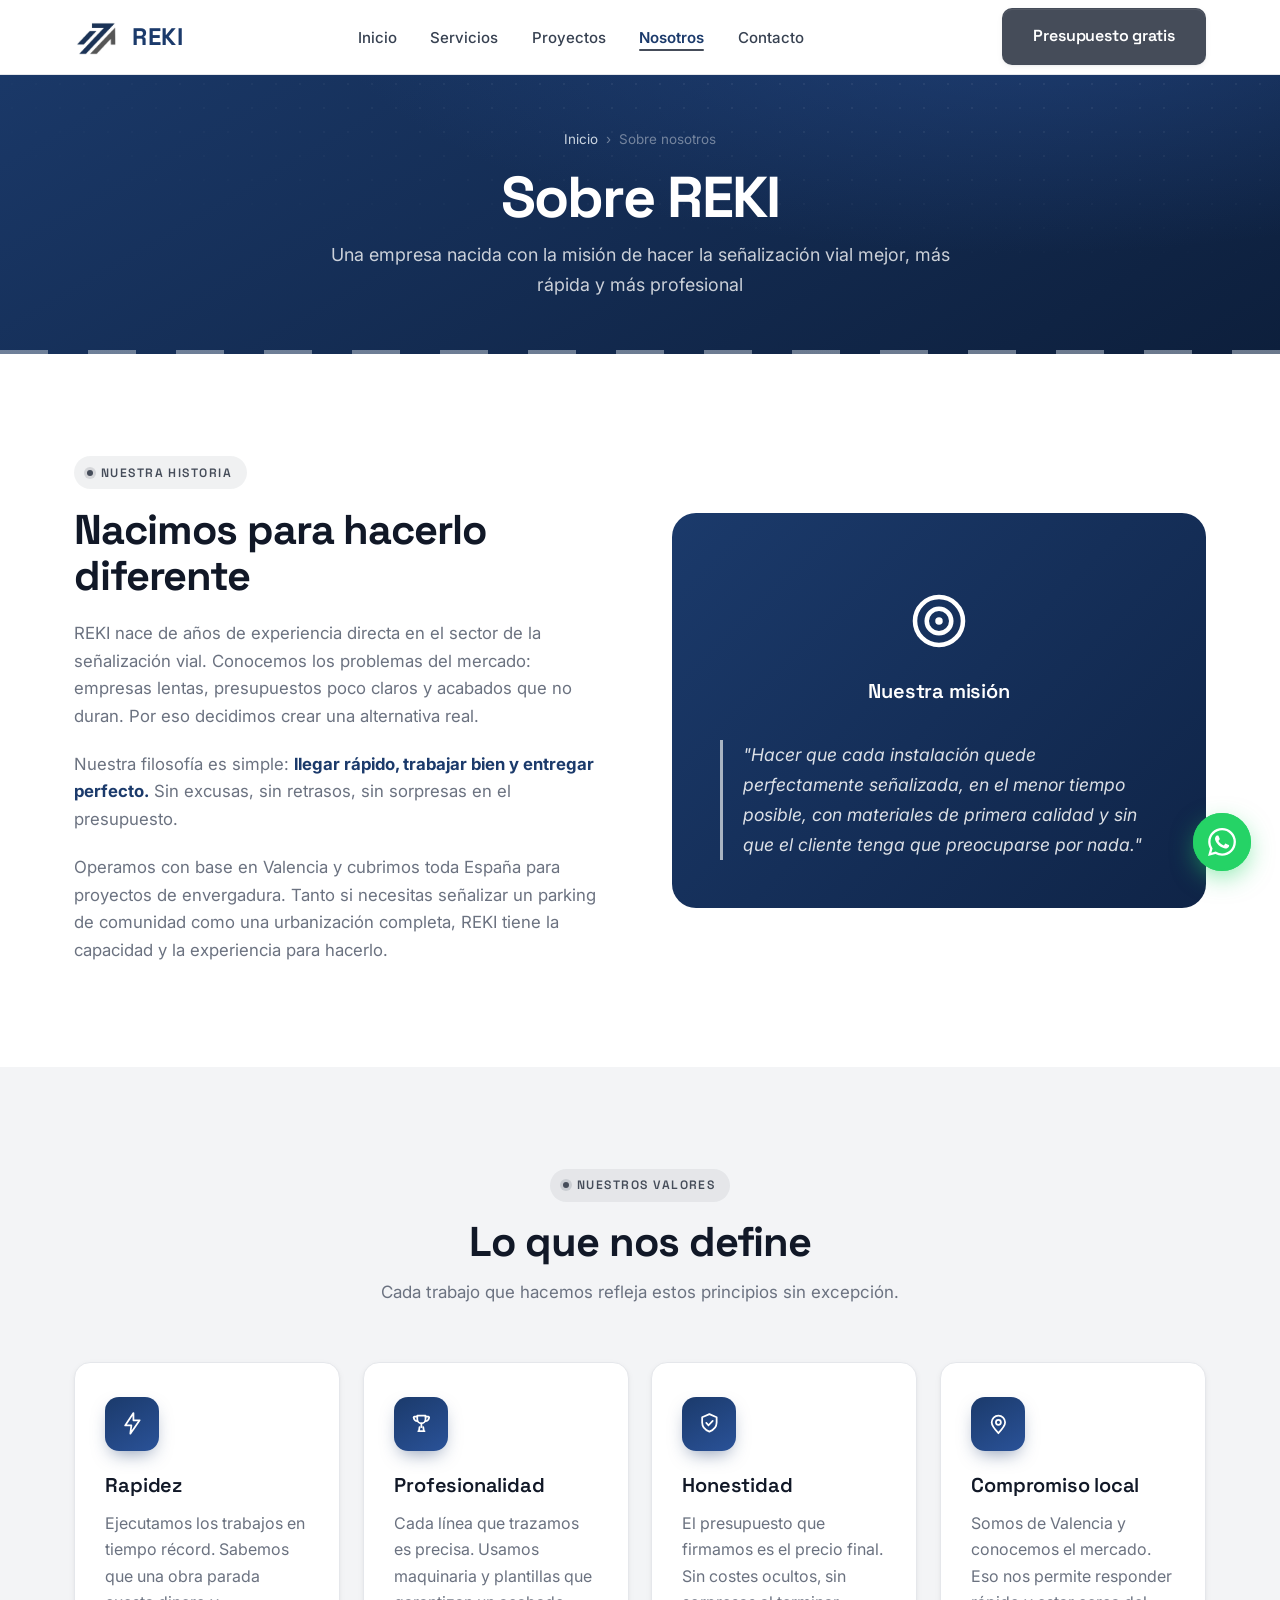
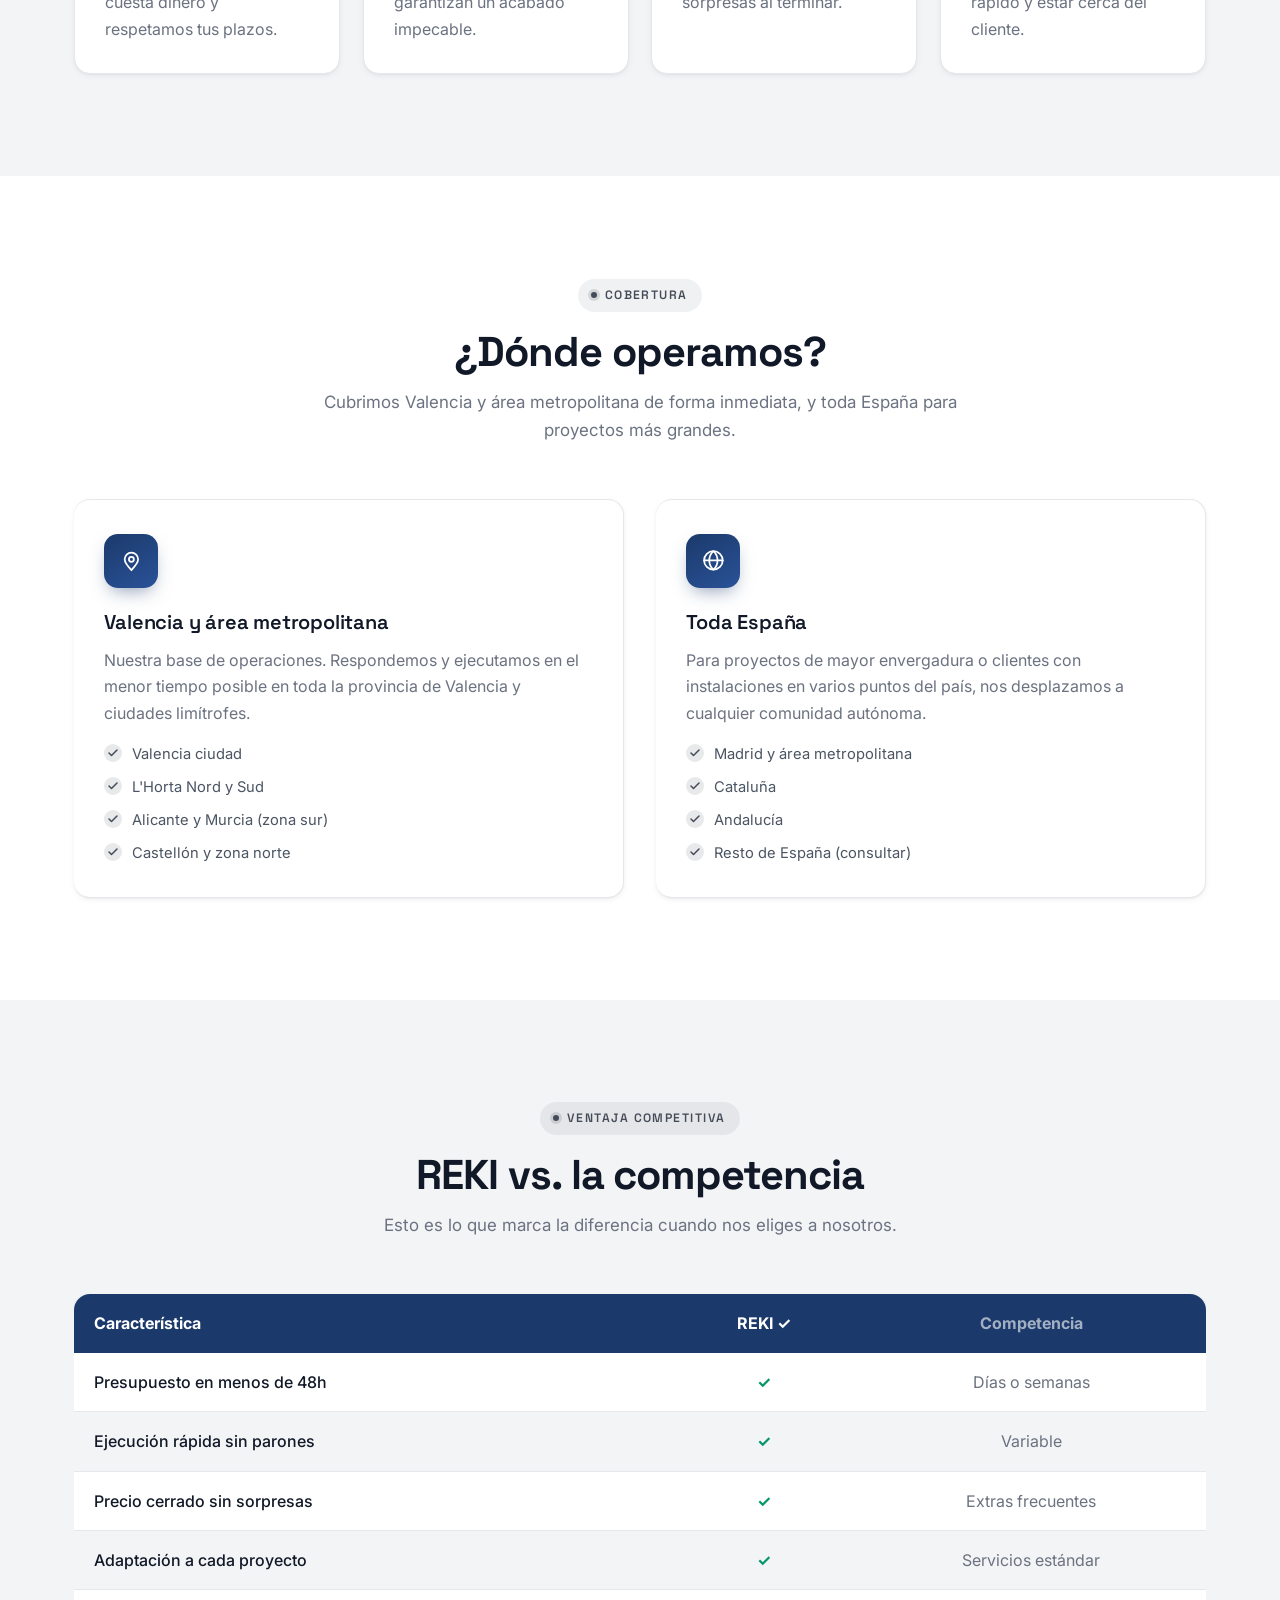
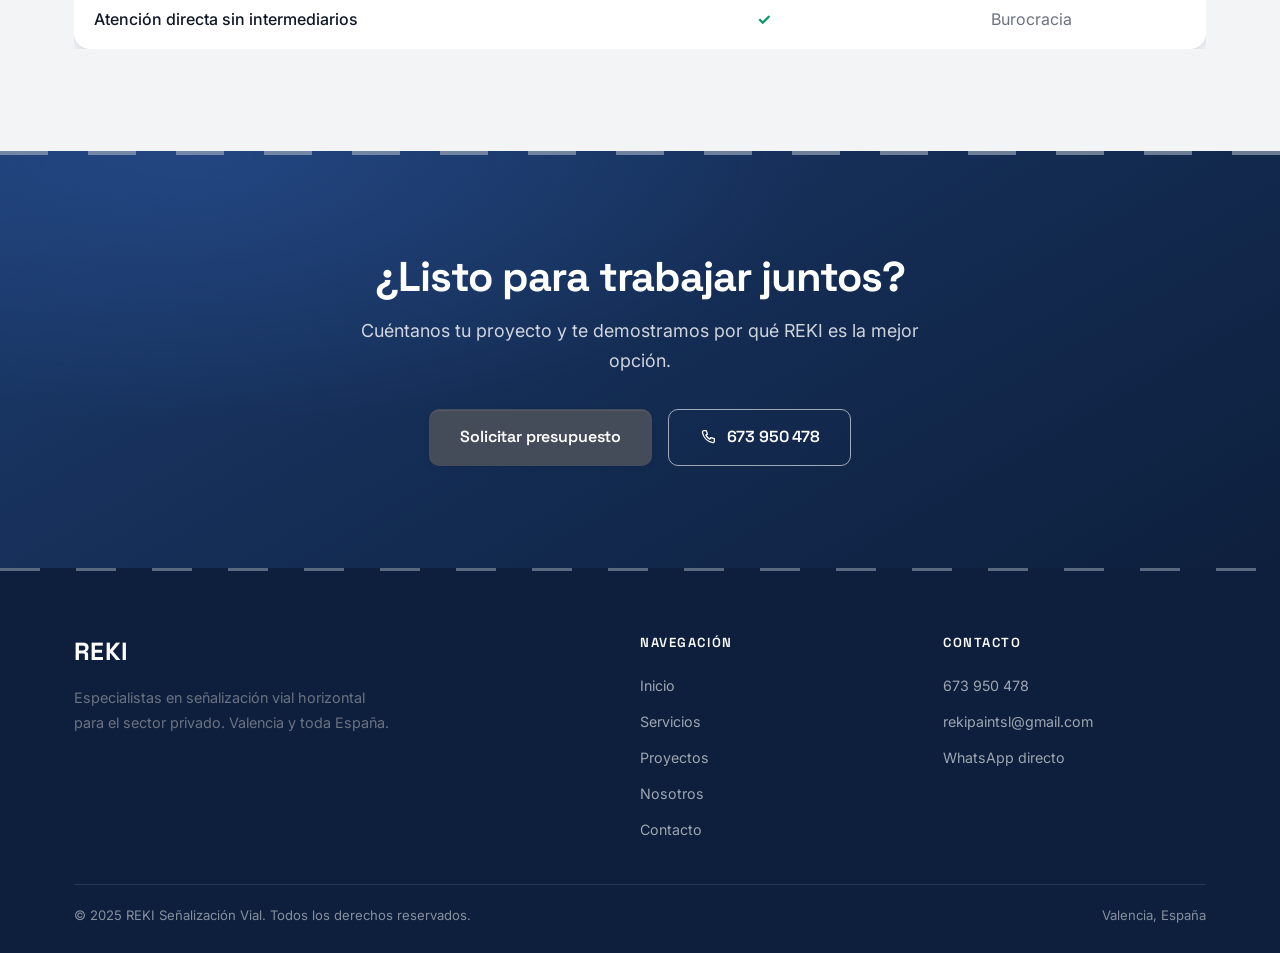
<file: sobre-nosotros.html>
<!DOCTYPE html>
<html lang="es">
<head>
  <meta charset="UTF-8" />
  <meta name="viewport" content="width=device-width, initial-scale=1.0" />
  <title>Sobre Nosotros | REKI – Empresa de Señalización Vial Valencia</title>
  <meta name="description" content="REKI es una empresa de señalización vial horizontal con base en Valencia. Nos diferenciamos por nuestra velocidad de ejecución y la calidad profesional de nuestros acabados." />
  <link rel="canonical" href="https://rekipaint.es/sobre-nosotros.html" />
  <link rel="icon" type="image/png" href="img/IMG_1919.PNG" />
  <link rel="stylesheet" href="css/styles.css" />
  <link href="https://fonts.googleapis.com/css2?family=Inter:wght@400;500;600;700;800;900&family=Space+Grotesk:wght@500;600;700&display=swap" rel="stylesheet" />
</head>
<body>
<!-- Sprite de iconos REKI (line-art) -->
<svg width="0" height="0" style="position:absolute;width:0;height:0;overflow:hidden" aria-hidden="true" focusable="false">
<defs>
<symbol id="i-bolt" viewBox="0 0 24 24" fill="none" stroke="currentColor" stroke-linecap="round" stroke-linejoin="round"><path d="M13 2 5 14h6l-1 8 9-13h-6z"/></symbol>
<symbol id="i-target" viewBox="0 0 24 24" fill="none" stroke="currentColor" stroke-linecap="round" stroke-linejoin="round"><circle cx="12" cy="12" r="9"/><circle cx="12" cy="12" r="4.6"/><circle cx="12" cy="12" r="1.4" fill="currentColor" stroke="none"/></symbol>
<symbol id="i-clipboard" viewBox="0 0 24 24" fill="none" stroke="currentColor" stroke-linecap="round" stroke-linejoin="round"><rect x="5.5" y="4.5" width="13" height="16" rx="2.5"/><rect x="9" y="2.8" width="6" height="3.6" rx="1.3"/><path d="M9 11h6M9 14.5h6M9 18h3.5"/></symbol>
<symbol id="i-globe" viewBox="0 0 24 24" fill="none" stroke="currentColor" stroke-linecap="round" stroke-linejoin="round"><circle cx="12" cy="12" r="9"/><path d="M3 12h18"/><path d="M12 3c2.6 2.4 4 5.6 4 9s-1.4 6.6-4 9c-2.6-2.4-4-5.6-4-9s1.4-6.6 4-9z"/></symbol>
<symbol id="i-helmet" viewBox="0 0 24 24" fill="none" stroke="currentColor" stroke-linecap="round" stroke-linejoin="round"><path d="M12 4.8 17 18.5H7z"/><path d="M9.9 11.5h4.2"/><path d="M8.7 15.2h6.6"/><path d="M4.3 18.5h15.4"/></symbol>
<symbol id="i-parking" viewBox="0 0 24 24" fill="none" stroke="currentColor" stroke-linecap="round" stroke-linejoin="round"><rect x="4" y="3.5" width="16" height="17" rx="3.5"/><path d="M9.6 16.5V8h3.5a2.75 2.75 0 0 1 0 5.5H9.6"/></symbol>
<symbol id="i-factory" viewBox="0 0 24 24" fill="none" stroke="currentColor" stroke-linecap="round" stroke-linejoin="round"><path d="M3 21V10.5l5 3V10.5l5 3V8l6 3v9z"/><path d="M3 21h18"/><path d="M6.5 21v-3h2v3"/></symbol>
<symbol id="i-store" viewBox="0 0 24 24" fill="none" stroke="currentColor" stroke-linecap="round" stroke-linejoin="round"><path d="M4.4 9.5h15.2l-1.1-4a1 1 0 0 0-1-.7H6.5a1 1 0 0 0-1 .7z"/><path d="M5.3 9.5V20h13.4V9.5"/><path d="M9.5 20v-4.6h5V20"/></symbol>
<symbol id="i-refresh" viewBox="0 0 24 24" fill="none" stroke="currentColor" stroke-linecap="round" stroke-linejoin="round"><path d="M20.5 12a8.5 8.5 0 1 1-2.5-6"/><path d="M20.7 4v4.4h-4.4"/></symbol>
<symbol id="i-building" viewBox="0 0 24 24" fill="none" stroke="currentColor" stroke-linecap="round" stroke-linejoin="round"><rect x="5" y="3.5" width="14" height="17" rx="1.5"/><path d="M9 7.5h2M13 7.5h2M9 11h2M13 11h2"/><path d="M10.4 20.5v-3.2h3.2v3.2"/></symbol>
<symbol id="i-bed" viewBox="0 0 24 24" fill="none" stroke="currentColor" stroke-linecap="round" stroke-linejoin="round"><path d="M3 8v12"/><path d="M3 13h13a5 5 0 0 1 5 5v2"/><path d="M3 20h18"/><path d="M6.5 13v-2.2h3.8a2.4 2.4 0 0 1 2.4 2.2"/></symbol>
<symbol id="i-school" viewBox="0 0 24 24" fill="none" stroke="currentColor" stroke-linecap="round" stroke-linejoin="round"><path d="M12 4 2.5 8.5 12 13l9.5-4.5z"/><path d="M6.8 10.7V15c0 1.5 2.6 2.7 5.2 2.7s5.2-1.2 5.2-2.7v-4.3"/><path d="M21.5 8.5V14"/></symbol>
<symbol id="i-palette" viewBox="0 0 24 24" fill="none" stroke="currentColor" stroke-linecap="round" stroke-linejoin="round"><path d="M12 3a9 9 0 0 0 0 18 1.6 1.6 0 0 0 1.3-2.6 1.6 1.6 0 0 1 1.3-2.6H16a5 5 0 0 0 5-5c0-4.1-4-7.8-9-7.8z"/><circle cx="7.7" cy="11" r="1.1" fill="currentColor" stroke="none"/><circle cx="11" cy="7.9" r="1.1" fill="currentColor" stroke="none"/><circle cx="15.4" cy="9.3" r="1.1" fill="currentColor" stroke="none"/></symbol>
<symbol id="i-shield" viewBox="0 0 24 24" fill="none" stroke="currentColor" stroke-linecap="round" stroke-linejoin="round"><path d="M12 3 19 6v5.2c0 4.6-3 7.3-7 8.8-4-1.5-7-4.2-7-8.8V6z"/></symbol>
<symbol id="i-shield-check" viewBox="0 0 24 24" fill="none" stroke="currentColor" stroke-linecap="round" stroke-linejoin="round"><path d="M12 3 19 6v5.2c0 4.6-3 7.3-7 8.8-4-1.5-7-4.2-7-8.8V6z"/><path d="M9 11.6l2.2 2.2 4-4.3"/></symbol>
<symbol id="i-flame" viewBox="0 0 24 24" fill="none" stroke="currentColor" stroke-linecap="round" stroke-linejoin="round"><path d="M12 3c2.5 3.2 5 5.4 5 9a5 5 0 0 1-10 0c0-1.6.6-2.8 1.6-3.8C9.3 9.7 10.6 8 12 3z"/><path d="M12 19.5a2.4 2.4 0 0 0 2.4-2.4c0-1.5-1.2-2.3-2.4-3.8-1.2 1.5-2.4 2.3-2.4 3.8A2.4 2.4 0 0 0 12 19.5z"/></symbol>
<symbol id="i-sparkle" viewBox="0 0 24 24" fill="none" stroke="currentColor" stroke-linecap="round" stroke-linejoin="round"><path d="M11 3l1.7 5 5 1.8-5 1.7L11 17l-1.7-5.5-5-1.7 5-1.8z"/><path d="M18.5 14l.7 2.1 2.1.7-2.1.8-.7 2.1-.8-2.1-2-.8 2-.7z"/></symbol>
<symbol id="i-phone" viewBox="0 0 24 24" fill="none" stroke="currentColor" stroke-linecap="round" stroke-linejoin="round"><path d="M6.5 3.5h3l1.5 4.5-2 1.3a11 11 0 0 0 5.2 5.2l1.3-2 4.5 1.5v3a2 2 0 0 1-2.2 2A16.5 16.5 0 0 1 4.5 5.7a2 2 0 0 1 2-2.2z"/></symbol>
<symbol id="i-mail" viewBox="0 0 24 24" fill="none" stroke="currentColor" stroke-linecap="round" stroke-linejoin="round"><rect x="3" y="5" width="18" height="14" rx="2.5"/><path d="M3.6 6.7 12 12.6l8.4-5.9"/></symbol>
<symbol id="i-clock" viewBox="0 0 24 24" fill="none" stroke="currentColor" stroke-linecap="round" stroke-linejoin="round"><circle cx="12" cy="12" r="8.5"/><path d="M12 7v5.2l3.4 2"/></symbol>
<symbol id="i-pin" viewBox="0 0 24 24" fill="none" stroke="currentColor" stroke-linecap="round" stroke-linejoin="round"><path d="M12 21.5c4-4.2 6.5-7.6 6.5-10.5a6.5 6.5 0 0 0-13 0c0 2.9 2.5 6.3 6.5 10.5z"/><circle cx="12" cy="11" r="2.4"/></symbol>
<symbol id="i-trophy" viewBox="0 0 24 24" fill="none" stroke="currentColor" stroke-linecap="round" stroke-linejoin="round"><path d="M8 4.5h8V8a4 4 0 0 1-8 0z"/><path d="M8 5.5H5.3a.8.8 0 0 0-.8 1c.3 1.9 1.7 3.3 3.7 3.3M16 5.5h2.7a.8.8 0 0 1 .8 1c-.3 1.9-1.7 3.3-3.7 3.3"/><path d="M12 12v3.5M9 19.5h6M9.6 19.5l.6-4M14.4 19.5l-.6-4"/></symbol>
<symbol id="i-camera" viewBox="0 0 24 24" fill="none" stroke="currentColor" stroke-linecap="round" stroke-linejoin="round"><rect x="3" y="7" width="18" height="13" rx="2.5"/><path d="M8.5 7l1.4-2.2h4.2L15.5 7"/><circle cx="12" cy="13.5" r="3.4"/></symbol>
<symbol id="i-check-circle" viewBox="0 0 24 24" fill="none" stroke="currentColor" stroke-linecap="round" stroke-linejoin="round"><circle cx="12" cy="12" r="9"/><path d="M8 12.2l2.8 2.8 5-5.2"/></symbol>
</defs>
</svg>


  <!-- NAVBAR -->
  <nav class="navbar" role="navigation">
    <div class="container">
      <div class="navbar__inner">
        <a href="index.html" class="navbar__logo"><img src="img/IMG_1919.PNG" alt="Logo REKI" /><span>REKI</span></a>
        <ul class="navbar__links" role="list">
          <li><a href="index.html">Inicio</a></li>
          <li><a href="servicios.html">Servicios</a></li>
          <li><a href="proyectos.html">Proyectos</a></li>
          <li><a href="sobre-nosotros.html">Nosotros</a></li>
          <li><a href="contacto.html">Contacto</a></li>
        </ul>
        <a href="contacto.html" class="btn btn-primary navbar__cta">Presupuesto gratis</a>
        <button class="navbar__toggle" aria-label="Abrir menú"><span></span><span></span><span></span></button>
      </div>
    </div>
  </nav>

  <!-- HERO PÁGINA -->
  <header class="page-hero">
    <div class="container">
      <nav class="breadcrumb" aria-label="Ruta de navegación">
        <a href="index.html">Inicio</a>
        <span>›</span>
        <span>Sobre nosotros</span>
      </nav>
      <h1>Sobre REKI</h1>
      <p>Una empresa nacida con la misión de hacer la señalización vial mejor, más rápida y más profesional</p>
    </div>
  </header>

  <!-- HISTORIA / MISIÓN -->
  <section aria-labelledby="mision-title">
    <div class="container">
      <div class="grid-two-col" style="gap:4rem;">
        <div>
          <span class="badge">Nuestra historia</span>
          <h2 id="mision-title" style="margin-bottom:1.25rem;">Nacimos para hacerlo diferente</h2>
          <p style="margin-bottom:1.25rem;font-size:1.05rem;">
            REKI nace de años de experiencia directa en el sector de la señalización vial.
            Conocemos los problemas del mercado: empresas lentas, presupuestos poco claros
            y acabados que no duran. Por eso decidimos crear una alternativa real.
          </p>
          <p style="margin-bottom:1.25rem;font-size:1.05rem;">
            Nuestra filosofía es simple: <strong style="color:var(--azul);">llegar rápido, trabajar bien y entregar perfecto.</strong>
            Sin excusas, sin retrasos, sin sorpresas en el presupuesto.
          </p>
          <p style="font-size:1.05rem;">
            Operamos con base en Valencia y cubrimos toda España para proyectos de envergadura.
            Tanto si necesitas señalizar un parking de comunidad como una urbanización completa,
            REKI tiene la capacidad y la experiencia para hacerlo.
          </p>
        </div>
        <div style="background:linear-gradient(135deg,#1B3A6B,#0f2447);border-radius:24px;padding:3rem;">
          <div style="text-align:center;color:white;margin-bottom:2rem;">
            <div style="font-size:4rem;margin-bottom:.5rem;"><svg class="ico" aria-hidden="true"><use href="#i-target"/></svg></div>
            <h3 style="color:white;font-size:1.25rem;">Nuestra misión</h3>
          </div>
          <blockquote style="color:rgba(255,255,255,.85);font-size:1.1rem;line-height:1.7;font-style:italic;border-left:3px solid #A9B4C2;padding-left:1.25rem;">
            "Hacer que cada instalación quede perfectamente señalizada, en el menor tiempo posible,
            con materiales de primera calidad y sin que el cliente tenga que preocuparse por nada."
          </blockquote>
        </div>
      </div>
    </div>
  </section>

  <!-- VALORES -->
  <section style="background:var(--gris-claro);" aria-labelledby="valores-title">
    <div class="container">
      <div class="section-header">
        <span class="badge">Nuestros valores</span>
        <h2 id="valores-title">Lo que nos define</h2>
        <p>Cada trabajo que hacemos refleja estos principios sin excepción.</p>
      </div>
      <div class="dif-grid">
        <div class="dif-card">
          <div class="dif-card__icon"><svg class="ico" aria-hidden="true"><use href="#i-bolt"/></svg></div>
          <h3>Rapidez</h3>
          <p>Ejecutamos los trabajos en tiempo récord. Sabemos que una obra parada cuesta dinero y respetamos tus plazos.</p>
        </div>
        <div class="dif-card">
          <div class="dif-card__icon"><svg class="ico" aria-hidden="true"><use href="#i-trophy"/></svg></div>
          <h3>Profesionalidad</h3>
          <p>Cada línea que trazamos es precisa. Usamos maquinaria y plantillas que garantizan un acabado impecable.</p>
        </div>
        <div class="dif-card">
          <div class="dif-card__icon"><svg class="ico" aria-hidden="true"><use href="#i-shield-check"/></svg></div>
          <h3>Honestidad</h3>
          <p>El presupuesto que firmamos es el precio final. Sin costes ocultos, sin sorpresas al terminar.</p>
        </div>
        <div class="dif-card">
          <div class="dif-card__icon"><svg class="ico" aria-hidden="true"><use href="#i-pin"/></svg></div>
          <h3>Compromiso local</h3>
          <p>Somos de Valencia y conocemos el mercado. Eso nos permite responder rápido y estar cerca del cliente.</p>
        </div>
      </div>
    </div>
  </section>

  <!-- ZONA DE ACTUACIÓN -->
  <section aria-labelledby="zona-title">
    <div class="container">
      <div class="section-header">
        <span class="badge">Cobertura</span>
        <h2 id="zona-title">¿Dónde operamos?</h2>
        <p>Cubrimos Valencia y área metropolitana de forma inmediata, y toda España para proyectos más grandes.</p>
      </div>
      <div class="grid-two-col" style="gap:2rem;">
        <div class="dif-card" style="border-left:none;">
          <div class="dif-card__icon"><svg class="ico" aria-hidden="true"><use href="#i-pin"/></svg></div>
          <h3>Valencia y área metropolitana</h3>
          <p>Nuestra base de operaciones. Respondemos y ejecutamos en el menor tiempo posible en toda la provincia de Valencia y ciudades limítrofes.</p>
          <ul class="servicio-card__list" style="margin-top:1rem;">
            <li>Valencia ciudad</li>
            <li>L'Horta Nord y Sud</li>
            <li>Alicante y Murcia (zona sur)</li>
            <li>Castellón y zona norte</li>
          </ul>
        </div>
        <div class="dif-card" style="border-left:none;">
          <div class="dif-card__icon"><svg class="ico" aria-hidden="true"><use href="#i-globe"/></svg></div>
          <h3>Toda España</h3>
          <p>Para proyectos de mayor envergadura o clientes con instalaciones en varios puntos del país, nos desplazamos a cualquier comunidad autónoma.</p>
          <ul class="servicio-card__list" style="margin-top:1rem;">
            <li>Madrid y área metropolitana</li>
            <li>Cataluña</li>
            <li>Andalucía</li>
            <li>Resto de España (consultar)</li>
          </ul>
        </div>
      </div>
    </div>
  </section>

  <!-- POR QUÉ REKI vs COMPETENCIA -->
  <section style="background:var(--gris-claro);" aria-labelledby="vs-title">
    <div class="container">
      <div class="section-header">
        <span class="badge">Ventaja competitiva</span>
        <h2 id="vs-title">REKI vs. la competencia</h2>
        <p>Esto es lo que marca la diferencia cuando nos eliges a nosotros.</p>
      </div>
      <div style="overflow-x:auto;">
        <table style="width:100%;border-collapse:collapse;background:white;border-radius:16px;overflow:hidden;box-shadow:var(--sombra);">
          <thead>
            <tr style="background:var(--azul);color:white;">
              <th style="padding:1rem 1.25rem;text-align:left;font-weight:700;">Característica</th>
              <th style="padding:1rem 1.25rem;text-align:center;font-weight:700;">REKI ✓</th>
              <th style="padding:1rem 1.25rem;text-align:center;font-weight:700;color:rgba(255,255,255,.6);">Competencia</th>
            </tr>
          </thead>
          <tbody>
            <tr style="border-bottom:1px solid var(--gris-medio);">
              <td style="padding:1rem 1.25rem;font-weight:500;">Presupuesto en menos de 48h</td>
              <td style="padding:1rem 1.25rem;text-align:center;color:#059669;font-weight:700;">✓</td>
              <td style="padding:1rem 1.25rem;text-align:center;color:var(--gris);">Días o semanas</td>
            </tr>
            <tr style="border-bottom:1px solid var(--gris-medio);background:var(--gris-claro);">
              <td style="padding:1rem 1.25rem;font-weight:500;">Ejecución rápida sin parones</td>
              <td style="padding:1rem 1.25rem;text-align:center;color:#059669;font-weight:700;">✓</td>
              <td style="padding:1rem 1.25rem;text-align:center;color:var(--gris);">Variable</td>
            </tr>
            <tr style="border-bottom:1px solid var(--gris-medio);">
              <td style="padding:1rem 1.25rem;font-weight:500;">Precio cerrado sin sorpresas</td>
              <td style="padding:1rem 1.25rem;text-align:center;color:#059669;font-weight:700;">✓</td>
              <td style="padding:1rem 1.25rem;text-align:center;color:var(--gris);">Extras frecuentes</td>
            </tr>
            <tr style="border-bottom:1px solid var(--gris-medio);background:var(--gris-claro);">
              <td style="padding:1rem 1.25rem;font-weight:500;">Adaptación a cada proyecto</td>
              <td style="padding:1rem 1.25rem;text-align:center;color:#059669;font-weight:700;">✓</td>
              <td style="padding:1rem 1.25rem;text-align:center;color:var(--gris);">Servicios estándar</td>
            </tr>
            <tr>
              <td style="padding:1rem 1.25rem;font-weight:500;">Atención directa sin intermediarios</td>
              <td style="padding:1rem 1.25rem;text-align:center;color:#059669;font-weight:700;">✓</td>
              <td style="padding:1rem 1.25rem;text-align:center;color:var(--gris);">Burocracia</td>
            </tr>
          </tbody>
        </table>
      </div>
    </div>
  </section>

  <!-- CTA -->
  <section class="cta-banner">
    <div class="container">
      <h2>¿Listo para trabajar juntos?</h2>
      <p>Cuéntanos tu proyecto y te demostramos por qué REKI es la mejor opción.</p>
      <div class="cta-banner__buttons">
        <a href="contacto.html" class="btn btn-primary">Solicitar presupuesto</a>
        <a href="tel:+34673950478" class="btn btn-outline"><svg class="ico" aria-hidden="true"><use href="#i-phone"/></svg> 673 950 478</a>
      </div>
    </div>
  </section>

  <!-- FOOTER -->
  <footer class="footer">
    <div class="container">
      <div class="footer__grid">
        <div class="footer__brand">
          <div class="logo">REKI</div>
          <p>Especialistas en señalización vial horizontal para el sector privado. Valencia y toda España.</p>
        </div>
        <div>
          <h4>Navegación</h4>
          <ul>
            <li><a href="index.html">Inicio</a></li>
            <li><a href="servicios.html">Servicios</a></li>
            <li><a href="proyectos.html">Proyectos</a></li>
            <li><a href="sobre-nosotros.html">Nosotros</a></li>
            <li><a href="contacto.html">Contacto</a></li>
          </ul>
        </div>
        <div>
          <h4>Contacto</h4>
          <ul>
            <li><a href="tel:+34673950478">673 950 478</a></li>
            <li><a href="mailto:rekipaintsl@gmail.com">rekipaintsl@gmail.com</a></li>
            <li><a href="https://wa.me/34673950478" target="_blank" rel="noopener">WhatsApp directo</a></li>
          </ul>
        </div>
      </div>
      <div class="footer__bottom">
        <span>© 2025 REKI Señalización Vial. Todos los derechos reservados.</span>
        <span>Valencia, España</span>
      </div>
    </div>
  </footer>

  <a href="https://wa.me/34673950478?text=Hola%2C%20me%20gustaría%20pedir%20información%20sobre%20señalización%20vial"
     class="whatsapp-float" target="_blank" rel="noopener" aria-label="WhatsApp">
    <svg xmlns="http://www.w3.org/2000/svg" width="28" height="28" viewBox="0 0 24 24" fill="currentColor">
      <path d="M17.472 14.382c-.297-.149-1.758-.867-2.03-.967-.273-.099-.471-.148-.67.15-.197.297-.767.966-.94 1.164-.173.199-.347.223-.644.075-.297-.15-1.255-.463-2.39-1.475-.883-.788-1.48-1.761-1.653-2.059-.173-.297-.018-.458.13-.606.134-.133.298-.347.446-.52.149-.174.198-.298.298-.497.099-.198.05-.371-.025-.52-.075-.149-.669-1.612-.916-2.207-.242-.579-.487-.5-.669-.51-.173-.008-.371-.01-.57-.01-.198 0-.52.074-.792.372-.272.297-1.04 1.016-1.04 2.479 0 1.462 1.065 2.875 1.213 3.074.149.198 2.096 3.2 5.077 4.487.709.306 1.262.489 1.694.625.712.227 1.36.195 1.871.118.571-.085 1.758-.719 2.006-1.413.248-.694.248-1.289.173-1.413-.074-.124-.272-.198-.57-.347m-5.421 7.403h-.004a9.87 9.87 0 01-5.031-1.378l-.361-.214-3.741.982.998-3.648-.235-.374a9.86 9.86 0 01-1.51-5.26c.001-5.45 4.436-9.884 9.888-9.884 2.64 0 5.122 1.03 6.988 2.898a9.825 9.825 0 012.893 6.994c-.003 5.45-4.437 9.884-9.885 9.884m8.413-18.297A11.815 11.815 0 0012.05 0C5.495 0 .16 5.335.157 11.892c0 2.096.547 4.142 1.588 5.945L.057 24l6.305-1.654a11.882 11.882 0 005.683 1.448h.005c6.554 0 11.89-5.335 11.893-11.893a11.821 11.821 0 00-3.48-8.413z"/>
    </svg>
  </a>

  <script src="js/main.js"></script>
</body>
</html>
</file>
<file: css/styles.css>
/* ============================================
   REKI · Señalización Vial — Sistema de estilos
   Paleta navy + grafito (extraída del logotipo) · tipografía Space Grotesk / Inter
   ============================================ */

:root {
  /* --- Marca (no tocar: usadas también inline en el HTML) --- */
  --azul:       #1B3A6B;
  --azul-claro: #2a5298;
  --gris:       #6B7280;
  --gris-claro: #F3F4F6;
  --gris-medio: #E5E7EB;
  --blanco:     #FFFFFF;
  --negro:      #111827;

  /* --- Grafito y plata: el segundo color del logo, en dos intensidades --- */
  --grafito:       #454C59;
  --grafito-oscuro:#2E333D;
  --plata:         #A9B4C2;
  --plata-claro:   #CBD5E1;

  /* --- Navy más profundo para degradados con cuerpo --- */
  --azul-noche: #0d1f3c;

  /* --- Tipografía --- */
  --font-body:    'Inter', system-ui, -apple-system, 'Segoe UI', sans-serif;
  --font-display: 'Space Grotesk', 'Inter', system-ui, sans-serif;

  /* --- Escala de espaciado (con algún valor con tensión) --- */
  --space-section: clamp(4rem, 8vw, 7rem);

  /* --- Radios --- */
  --r-sm: 10px;
  --r-md: 16px;
  --r-lg: 22px;
  --r-xl: 28px;

  /* --- Sombras de doble capa (ambient + key) --- */
  --shadow-sm:  0 1px 2px rgba(13,31,60,.05), 0 2px 6px rgba(13,31,60,.05);
  --shadow-md:  0 2px 6px rgba(13,31,60,.05), 0 12px 24px -10px rgba(13,31,60,.16);
  --shadow-lg:  0 4px 10px rgba(13,31,60,.06), 0 26px 48px -16px rgba(13,31,60,.24);
  --shadow-grafito: 0 10px 26px -8px rgba(28,31,38,.4);
  --shadow-blue:  0 16px 40px -14px rgba(27,58,107,.45);

  /* Alias retro-compatible: el HTML usa box-shadow:var(--sombra) inline */
  --sombra: var(--shadow-md);

  /* --- Curvas de animación propias --- */
  --ease-out: cubic-bezier(.22, .8, .26, 1);
  --ease-spring: cubic-bezier(.34, 1.32, .54, 1);
}

*, *::before, *::after { box-sizing: border-box; margin: 0; padding: 0; }

html { scroll-behavior: smooth; -webkit-text-size-adjust: 100%; }

body {
  font-family: var(--font-body);
  color: var(--negro);
  background: var(--blanco);
  line-height: 1.65;
  -webkit-font-smoothing: antialiased;
  text-rendering: optimizeLegibility;
}

a { text-decoration: none; color: inherit; }
img { max-width: 100%; display: block; }
ul { list-style: none; }

::selection { background: var(--plata); color: var(--azul-noche); }

/* ---- TIPOGRAFÍA ---- */
h1, h2, h3, h4 { font-family: var(--font-display); }
h1 {
  font-size: clamp(2.2rem, 5.4vw, 3.6rem);
  font-weight: 700;
  line-height: 1.04;
  letter-spacing: -.03em;
}
h2 {
  font-size: clamp(1.7rem, 4vw, 2.6rem);
  font-weight: 700;
  line-height: 1.12;
  letter-spacing: -.025em;
}
h3 { font-size: 1.25rem; font-weight: 600; letter-spacing: -.01em; }
p  { color: var(--gris); }

.text-azul   { color: var(--azul); }
.text-acento { color: var(--grafito); }
.text-center { text-align: center; }

/* ---- Iconos SVG (heredan el tamaño del font-size del contenedor) ---- */
.ico {
  width: 1em;
  height: 1em;
  display: inline-block;
  vertical-align: middle;
  flex-shrink: 0;
  stroke-width: 1.7;
  overflow: visible;
}

/* ---- CONTENEDOR ---- */
.container {
  max-width: 1180px;
  margin: 0 auto;
  padding: 0 1.5rem;
}

/* ---- BOTONES ---- */
.btn {
  display: inline-flex;
  align-items: center;
  gap: .55rem;
  padding: .9rem 1.9rem;
  border-radius: var(--r-sm);
  font-family: var(--font-display);
  font-size: 1rem;
  font-weight: 600;
  letter-spacing: -.01em;
  cursor: pointer;
  position: relative;
  transition: transform .35s var(--ease-out),
              box-shadow .35s var(--ease-out),
              background .25s ease, color .25s ease;
  border: 1.5px solid transparent;
  will-change: transform;
}
.btn .ico { font-size: 1.15em; }

.btn-primary {
  background: var(--grafito);
  color: var(--blanco);
  box-shadow: 0 1px 0 rgba(255,255,255,.08) inset, var(--shadow-sm);
}
.btn-primary:hover {
  background: var(--grafito-oscuro);
  transform: translateY(-3px);
  box-shadow: var(--shadow-grafito);
}
.btn-outline {
  background: transparent;
  border-color: rgba(255,255,255,.6);
  color: var(--blanco);
}
.btn-outline:hover {
  background: var(--blanco);
  border-color: var(--blanco);
  color: var(--azul);
  transform: translateY(-3px);
}
.btn-azul {
  background: var(--azul);
  color: var(--blanco);
}
.btn-azul:hover {
  background: var(--azul-claro);
  transform: translateY(-3px);
  box-shadow: var(--shadow-blue);
}
.btn:active { transform: translateY(-1px); }

/* ---- BADGE ---- */
.badge {
  display: inline-flex;
  align-items: center;
  gap: .5rem;
  background: rgba(69,76,89,.08);
  color: var(--grafito);
  font-family: var(--font-display);
  font-size: .76rem;
  font-weight: 600;
  letter-spacing: .12em;
  text-transform: uppercase;
  padding: .4rem .9rem .4rem .8rem;
  border-radius: 999px;
  margin-bottom: 1.1rem;
}
.badge::before {
  content: '';
  width: 6px; height: 6px;
  border-radius: 50%;
  background: var(--grafito);
  box-shadow: 0 0 0 3px rgba(69,76,89,.16);
}

/* ============================================
   NAVBAR
   ============================================ */
.navbar {
  position: fixed;
  top: 0; left: 0; right: 0;
  z-index: 1000;
  background: #ffffff;
  border-bottom: 1px solid var(--gris-medio);
  transition: box-shadow .4s var(--ease-out),
              border-color .4s var(--ease-out);
}
.navbar.scrolled {
  background: #ffffff;
  box-shadow: var(--shadow-md);
  border-bottom-color: var(--gris-medio);
}

.navbar__inner {
  display: flex;
  align-items: center;
  justify-content: space-between;
  height: 74px;
  transition: height .4s var(--ease-out);
}
.navbar.scrolled .navbar__inner { height: 64px; }

.navbar__logo {
  display: flex;
  align-items: center;
  gap: .6rem;
}
.navbar__logo img {
  height: 38px;
  width: auto;
  transition: transform .4s var(--ease-spring);
}
.navbar__logo:hover img { transform: rotate(-4deg) scale(1.04); }
.navbar__logo span {
  font-family: var(--font-display);
  font-size: 1.5rem;
  font-weight: 700;
  color: var(--azul);
  letter-spacing: .02em;
}

.navbar__links {
  display: flex;
  gap: 2.1rem;
  align-items: center;
}
.navbar__links a {
  font-size: .94rem;
  font-weight: 500;
  color: #374151;
  position: relative;
  padding-bottom: 4px;
  transition: color .2s ease;
}
.navbar__links a::after {
  content: '';
  position: absolute;
  bottom: 0; left: 0;
  width: 0; height: 2px;
  background: var(--grafito);
  border-radius: 2px;
  transition: width .3s var(--ease-out);
}
.navbar__links a:hover { color: var(--azul); }
.navbar__links a:hover::after,
.navbar__links a.active::after { width: 100%; }
.navbar__links a.active { color: var(--azul); font-weight: 600; }

.navbar__cta { margin-left: 1.5rem; }

/* Hamburguesa */
.navbar__toggle {
  display: none;
  flex-direction: column;
  gap: 5px;
  cursor: pointer;
  padding: 8px;
  background: none;
  border: none;
}
.navbar__toggle span {
  display: block;
  width: 26px; height: 2.5px;
  background: var(--azul);
  border-radius: 2px;
  transition: transform .3s var(--ease-out), opacity .2s;
}
.navbar__toggle.open span:nth-child(1) { transform: translateY(7.5px) rotate(45deg); }
.navbar__toggle.open span:nth-child(2) { opacity: 0; }
.navbar__toggle.open span:nth-child(3) { transform: translateY(-7.5px) rotate(-45deg); }

/* ============================================
   HERO
   ============================================ */
.hero {
  min-height: 100vh;
  display: flex;
  align-items: center;
  background:
    radial-gradient(120% 90% at 85% 10%, rgba(42,82,152,.55) 0%, transparent 55%),
    linear-gradient(155deg, var(--azul) 0%, var(--azul-noche) 100%);
  position: relative;
  overflow: hidden;
  padding-top: 74px;
  isolation: isolate;
}

/* Trama de puntos sutil */
.hero::before {
  content: '';
  position: absolute;
  inset: 0;
  background-image: radial-gradient(rgba(255,255,255,.07) 1px, transparent 1px);
  background-size: 26px 26px;
  -webkit-mask-image: radial-gradient(120% 80% at 70% 30%, #000 30%, transparent 75%);
  mask-image: radial-gradient(120% 80% at 70% 30%, #000 30%, transparent 75%);
  z-index: -1;
}

/* Línea-carretera inferior (firma de marca) */
.hero::after {
  content: '';
  position: absolute;
  bottom: 0; left: 0; right: 0;
  height: 5px;
  background: repeating-linear-gradient(
    90deg,
    var(--plata) 0 70px,
    transparent 70px 122px
  );
  opacity: .55;
}

.hero__content {
  position: relative;
  z-index: 1;
  display: grid;
  grid-template-columns: 1.05fr .95fr;
  gap: 4.5rem;
  align-items: center;
  padding: 5.5rem 0 6rem;
}

.hero__text .badge {
  background: rgba(255,255,255,.14);
  color: var(--plata-claro);
}
.hero__text .badge::before { background: var(--plata-claro); box-shadow: 0 0 0 3px rgba(255,255,255,.18); }

.hero__text h1 {
  color: var(--blanco);
  margin-bottom: 1.35rem;
}
.hero__text h1 em {
  font-style: normal;
  color: var(--blanco);
  position: relative;
  white-space: nowrap;
}
/* subrayado bajo las palabras destacadas */
.hero__text h1 em::after {
  content: '';
  position: absolute;
  left: 0; right: 0; bottom: -.12em;
  height: .14em;
  background: var(--plata-claro);
  opacity: .8;
  border-radius: 2px;
}

.hero__text p {
  color: rgba(255,255,255,.78);
  font-size: 1.16rem;
  margin-bottom: 2.2rem;
  max-width: 520px;
}

.hero__buttons { display: flex; gap: 1rem; flex-wrap: wrap; }

.hero__stats {
  display: flex;
  gap: 2.5rem;
  margin-top: 3.2rem;
  padding-top: 2rem;
  border-top: 1px solid rgba(255,255,255,.14);
}
.hero__stat strong {
  display: block;
  font-family: var(--font-display);
  font-size: 1.95rem;
  font-weight: 700;
  letter-spacing: -.02em;
  color: var(--blanco);
}
.hero__stat span {
  font-size: .84rem;
  color: rgba(255,255,255,.65);
  line-height: 1.4;
}

.hero__visual {
  display: flex;
  justify-content: center;
  align-items: center;
  animation: floaty 7s ease-in-out infinite;
}

/* Tarjeta de servicios del hero — borde de luz, reacciona al ratón */
.hero__card {
  background: linear-gradient(165deg, rgba(255,255,255,.12), rgba(255,255,255,.04));
  border: 1px solid rgba(255,255,255,.16);
  border-radius: var(--r-xl);
  padding: 2.2rem;
  backdrop-filter: blur(8px);
  width: 100%;
  max-width: 392px;
  box-shadow: var(--shadow-lg);
  position: relative;
  transition: transform .25s var(--ease-out);
  transform-style: preserve-3d;
}
.hero__card::before {
  content: '';
  position: absolute;
  inset: 0;
  border-radius: inherit;
  padding: 1px;
  background: linear-gradient(150deg, rgba(255,255,255,.5), transparent 40%);
  -webkit-mask: linear-gradient(#000 0 0) content-box, linear-gradient(#000 0 0);
  -webkit-mask-composite: xor;
          mask-composite: exclude;
  pointer-events: none;
}
@keyframes floaty {
  0%, 100% { transform: translateY(0); }
  50%      { transform: translateY(-12px); }
}
.hero__card-title {
  color: rgba(255,255,255,.7);
  font-family: var(--font-display);
  font-size: .82rem;
  font-weight: 600;
  margin-bottom: 1.4rem;
  text-transform: uppercase;
  letter-spacing: .14em;
}
.hero__card-items { display: flex; flex-direction: column; gap: .7rem; }
.hero__card-item {
  display: flex;
  align-items: center;
  gap: 1rem;
  background: rgba(255,255,255,.06);
  border: 1px solid rgba(255,255,255,.07);
  border-radius: 12px;
  padding: .8rem .9rem;
  color: rgba(255,255,255,.95);
  font-weight: 500;
  font-size: .94rem;
  transition: transform .3s var(--ease-out), background .3s ease;
}
.hero__card-item:hover {
  transform: translateX(6px);
  background: rgba(255,255,255,.11);
}
.hero__card-item .icon {
  width: 42px; height: 42px;
  background: linear-gradient(150deg, var(--grafito), var(--azul-noche));
  border-radius: 11px;
  display: flex;
  align-items: center;
  justify-content: center;
  font-size: 1.2rem;
  color: var(--blanco);
  flex-shrink: 0;
  box-shadow: 0 6px 14px -4px rgba(13,31,60,.5);
}

/* ============================================
   SECCIONES GENÉRICAS
   ============================================ */
section { padding: var(--space-section) 0; }

.section-header {
  text-align: center;
  max-width: 640px;
  margin: 0 auto 3.4rem;
}
.section-header p {
  font-size: 1.06rem;
  margin-top: .8rem;
}

/* Variante asimétrica para romper la monotonía */
.section-header--left {
  text-align: left;
  margin-left: 0;
  max-width: 600px;
}
.section-header--left h2 { position: relative; padding-left: 1.1rem; }
.section-header--left h2::before {
  content: '';
  position: absolute;
  left: 0; top: .12em; bottom: .12em;
  width: 4px; border-radius: 2px;
  background: linear-gradient(var(--azul), var(--grafito));
}

/* ============================================
   DIFERENCIADORES
   ============================================ */
.diferenciadores { background: var(--gris-claro); }

.dif-grid {
  display: grid;
  grid-template-columns: repeat(auto-fit, minmax(238px, 1fr));
  gap: 1.4rem;
}

.dif-card {
  background: var(--blanco);
  border: 1px solid var(--gris-medio);
  border-radius: var(--r-md);
  padding: 2.1rem 1.9rem 1.95rem;
  box-shadow: var(--shadow-sm);
  transition: transform .4s var(--ease-out), box-shadow .4s var(--ease-out), border-color .3s ease;
  position: relative;
  overflow: hidden;
}
.dif-card::before {
  content: '';
  position: absolute;
  top: 0; left: 0; right: 0;
  height: 3px;
  background: linear-gradient(90deg, var(--azul), var(--grafito));
  transform: scaleX(0);
  transform-origin: left;
  transition: transform .45s var(--ease-out);
}
.dif-card:hover {
  transform: translateY(-6px);
  box-shadow: var(--shadow-lg);
  border-color: transparent;
}
.dif-card:hover::before { transform: scaleX(1); }

.dif-card__icon {
  width: 54px; height: 54px;
  background: linear-gradient(150deg, var(--azul), var(--azul-claro));
  border-radius: 14px;
  display: flex;
  align-items: center;
  justify-content: center;
  font-size: 1.55rem;
  color: #fff;
  margin-bottom: 1.15rem;
  box-shadow: 0 8px 18px -6px rgba(27,58,107,.5);
  transition: transform .5s var(--ease-spring);
}
.dif-card:hover .dif-card__icon { transform: translateY(-3px) rotate(-5deg); }
.dif-card h3 { margin-bottom: .5rem; color: var(--negro); }

/* ============================================
   SERVICIOS
   ============================================ */
.servicios-grid {
  display: grid;
  grid-template-columns: repeat(auto-fit, minmax(278px, 1fr));
  gap: 1.8rem;
}

.servicio-card {
  border-radius: var(--r-md);
  overflow: hidden;
  box-shadow: var(--shadow-sm);
  transition: transform .4s var(--ease-out), box-shadow .4s var(--ease-out);
  background: var(--blanco);
  border: 1px solid var(--gris-medio);
}
.servicio-card:hover {
  transform: translateY(-8px);
  box-shadow: var(--shadow-lg);
}

.servicio-card__header {
  background: linear-gradient(150deg, var(--azul) 0%, var(--azul-noche) 100%);
  padding: 1.9rem;
  display: flex;
  align-items: center;
  gap: 1rem;
  position: relative;
  overflow: hidden;
}
.servicio-card__header::after {
  content: '';
  position: absolute;
  bottom: 0; left: 0; right: 0;
  height: 3px;
  background: repeating-linear-gradient(90deg, var(--plata) 0 22px, transparent 22px 40px);
  opacity: .6;
}
.servicio-card__header .icon {
  font-size: 2rem;
  color: var(--plata-claro);
  display: inline-flex;
}
.servicio-card__header h3 {
  color: var(--blanco);
  font-size: 1.15rem;
}

.servicio-card__body { padding: 1.6rem; }
.servicio-card__body p { margin-bottom: 1.25rem; font-size: .95rem; }
.servicio-card__list { display: flex; flex-direction: column; gap: .55rem; }
.servicio-card__list li {
  display: flex;
  align-items: flex-start;
  gap: .6rem;
  font-size: .92rem;
  color: #4b5563;
}
.servicio-card__list li::before {
  content: '';
  width: 18px; height: 18px;
  margin-top: .12em;
  flex-shrink: 0;
  border-radius: 50%;
  background-color: rgba(69,76,89,.12);
  background-image: url("data:image/svg+xml,%3Csvg xmlns='http://www.w3.org/2000/svg' width='12' height='12' viewBox='0 0 24 24' fill='none' stroke='%23454c59' stroke-width='3' stroke-linecap='round' stroke-linejoin='round'%3E%3Cpolyline points='20 6 9 17 4 12'/%3E%3C/svg%3E");
  background-repeat: no-repeat;
  background-position: center;
}

/* ============================================
   SECTORES
   ============================================ */
.sectores { background: var(--gris-claro); }

.sectores-grid {
  display: grid;
  grid-template-columns: repeat(3, 1fr);
  gap: 1.2rem;
}
.sector-item {
  background: var(--blanco);
  border-radius: var(--r-md);
  padding: 1.9rem 1.25rem;
  text-align: center;
  box-shadow: var(--shadow-sm);
  border: 1px solid var(--gris-medio);
  transition: transform .35s var(--ease-out), border-color .3s ease, background .3s ease;
}
.sector-item:hover {
  transform: translateY(-5px);
  border-color: var(--azul);
  background: linear-gradient(180deg, #fff, #fbfcfe);
}
.sector-item .icon {
  font-size: 2.3rem;
  color: var(--azul);
  margin-bottom: .8rem;
  display: inline-flex;
  transition: transform .4s var(--ease-spring), color .3s ease;
}
.sector-item:hover .icon { transform: scale(1.12) translateY(-2px); color: var(--azul-claro); }
.sector-item h4 {
  font-family: var(--font-body);
  font-size: .95rem;
  color: var(--negro);
  font-weight: 600;
}

/* ============================================
   PROCESO
   ============================================ */
.proceso-steps {
  display: grid;
  grid-template-columns: repeat(auto-fit, minmax(208px, 1fr));
  gap: 1.5rem;
  position: relative;
}
/* línea de conexión punteada entre pasos (desktop) */
.proceso-steps::before {
  content: '';
  position: absolute;
  top: 52px; left: 12%; right: 12%;
  height: 2px;
  background: repeating-linear-gradient(90deg, var(--gris-medio) 0 8px, transparent 8px 16px);
  z-index: 0;
}
.paso {
  text-align: center;
  padding: 1.5rem 1.25rem;
  position: relative;
  z-index: 1;
}
.paso__num {
  width: 60px; height: 60px;
  background: linear-gradient(150deg, var(--azul), var(--azul-claro));
  color: var(--blanco);
  font-family: var(--font-display);
  font-size: 1.45rem;
  font-weight: 700;
  border-radius: 50%;
  display: flex;
  align-items: center;
  justify-content: center;
  margin: 0 auto 1.1rem;
  box-shadow: 0 10px 22px -8px rgba(27,58,107,.55);
  border: 4px solid var(--blanco);
  transition: transform .4s var(--ease-spring);
}
.paso:hover .paso__num { transform: translateY(-4px) scale(1.05); }
.paso h3 { margin-bottom: .5rem; }

/* ============================================
   CTA BANNER
   ============================================ */
.cta-banner {
  background:
    radial-gradient(90% 120% at 15% 0%, rgba(42,82,152,.55) 0%, transparent 55%),
    linear-gradient(150deg, var(--azul) 0%, var(--azul-noche) 100%);
  color: var(--blanco);
  text-align: center;
  padding: var(--space-section) 0;
  position: relative;
  overflow: hidden;
}
.cta-banner::before {
  content: '';
  position: absolute;
  top: 0; left: 0; right: 0;
  height: 4px;
  background: repeating-linear-gradient(90deg, var(--plata) 0 48px, transparent 48px 88px);
  opacity: .6;
}
.cta-banner h2 { color: var(--blanco); margin-bottom: 1rem; }
.cta-banner p { color: rgba(255,255,255,.8); font-size: 1.12rem; margin-bottom: 2.1rem; max-width: 560px; margin-left: auto; margin-right: auto; }
.cta-banner__buttons { display: flex; gap: 1rem; justify-content: center; flex-wrap: wrap; }

/* ============================================
   GALERÍA / PROYECTOS
   ============================================ */
.galeria-grid {
  display: grid;
  grid-template-columns: repeat(auto-fit, minmax(278px, 1fr));
  gap: 1.5rem;
}
.galeria-item {
  border-radius: var(--r-md);
  overflow: hidden;
  aspect-ratio: 4/3;
  background: linear-gradient(160deg, #eef1f6, var(--gris-medio));
  display: flex;
  align-items: center;
  justify-content: center;
  position: relative;
  box-shadow: var(--shadow-sm);
  border: 1px solid var(--gris-medio);
}
.galeria-item img {
  width: 100%; height: 100%;
  object-fit: cover;
  transition: transform .5s var(--ease-out);
}
.galeria-item:hover img { transform: scale(1.06); }
.galeria-placeholder {
  display: flex;
  flex-direction: column;
  align-items: center;
  justify-content: center;
  gap: .7rem;
  color: var(--gris);
  font-size: .9rem;
  height: 100%;
  text-align: center;
  padding: 1rem;
}
.galeria-placeholder .icon { font-size: 2.5rem; color: var(--azul); opacity: .35; }

/* ============================================
   CONTACTO
   ============================================ */
.contacto { background: var(--gris-claro); }

.contacto-grid {
  display: grid;
  grid-template-columns: 1fr 1.35fr;
  gap: 3rem;
  align-items: start;
}

.contacto-info h2 { margin-bottom: 1rem; }
.contacto-info p { margin-bottom: 2rem; }

.contacto-datos { display: flex; flex-direction: column; gap: 1rem; }
.contacto-dato {
  display: flex;
  align-items: center;
  gap: 1rem;
  background: var(--blanco);
  border: 1px solid var(--gris-medio);
  border-radius: 14px;
  padding: 1rem 1.2rem;
  box-shadow: var(--shadow-sm);
  transition: transform .3s var(--ease-out), box-shadow .3s ease;
}
.contacto-dato:hover { transform: translateX(5px); box-shadow: var(--shadow-md); }
.contacto-dato .icon {
  width: 46px; height: 46px;
  background: linear-gradient(150deg, var(--azul), var(--azul-claro));
  border-radius: 12px;
  display: flex;
  align-items: center;
  justify-content: center;
  font-size: 1.2rem;
  color: #fff;
  flex-shrink: 0;
}
.contacto-dato span { font-size: .82rem; color: var(--gris); display: block; }
.contacto-dato strong { color: var(--negro); font-weight: 600; }

/* Formulario */
.form-card {
  background: var(--blanco);
  border: 1px solid var(--gris-medio);
  border-radius: var(--r-lg);
  padding: 2.4rem;
  box-shadow: var(--shadow-lg);
}
.form-card h3 { margin-bottom: 1.5rem; color: var(--azul); }

.form-group { margin-bottom: 1.2rem; }
.form-group label {
  display: block;
  font-size: .86rem;
  font-weight: 600;
  color: var(--negro);
  margin-bottom: .4rem;
}
.form-group input,
.form-group select,
.form-group textarea {
  width: 100%;
  padding: .8rem 1rem;
  border: 1.5px solid var(--gris-medio);
  border-radius: var(--r-sm);
  font-size: .95rem;
  font-family: inherit;
  color: var(--negro);
  background: #fcfcfd;
  transition: border-color .2s, box-shadow .2s, background .2s;
  outline: none;
}
.form-group input::placeholder,
.form-group textarea::placeholder { color: #9ca3af; }
.form-group input:focus,
.form-group select:focus,
.form-group textarea:focus {
  border-color: var(--azul);
  background: #fff;
  box-shadow: 0 0 0 4px rgba(27,58,107,.1);
}
.form-group textarea { resize: vertical; min-height: 120px; }
.form-row { display: grid; grid-template-columns: 1fr 1fr; gap: 1rem; }

.form-submit {
  width: 100%;
  padding: 1.05rem;
  font-size: 1.02rem;
  justify-content: center;
  margin-top: .3rem;
}

.form-success {
  display: none;
  text-align: center;
  padding: 2rem;
  color: #059669;
}
.form-success .icon { font-size: 3rem; margin-bottom: 1rem; color: #059669; display: inline-flex; }

/* ============================================
   FOOTER
   ============================================ */
.footer {
  background: var(--azul-noche);
  color: rgba(255,255,255,.7);
  padding: 4rem 0 1.6rem;
  position: relative;
}
.footer::before {
  content: '';
  position: absolute;
  top: 0; left: 0; right: 0;
  height: 3px;
  background: repeating-linear-gradient(90deg, var(--plata) 0 40px, transparent 40px 76px);
  opacity: .5;
}
.footer__grid {
  display: grid;
  grid-template-columns: 2fr 1fr 1fr;
  gap: 2.5rem;
  margin-bottom: 2.6rem;
}
.footer__brand .logo {
  font-family: var(--font-display);
  font-size: 1.55rem;
  font-weight: 700;
  color: var(--blanco);
  letter-spacing: .02em;
  margin-bottom: .8rem;
}
.footer__brand p { font-size: .9rem; line-height: 1.7; max-width: 320px; }

.footer h4 {
  color: var(--blanco);
  font-size: .82rem;
  font-weight: 600;
  text-transform: uppercase;
  letter-spacing: .12em;
  margin-bottom: 1.1rem;
}
.footer ul { display: flex; flex-direction: column; gap: .6rem; }
.footer ul a {
  font-size: .89rem;
  color: rgba(255,255,255,.6);
  transition: color .2s ease, padding-left .2s ease;
}
.footer ul a:hover { color: var(--plata-claro); padding-left: 4px; }

.footer__bottom {
  border-top: 1px solid rgba(255,255,255,.1);
  padding-top: 1.3rem;
  display: flex;
  justify-content: space-between;
  align-items: center;
  font-size: .82rem;
  color: rgba(255,255,255,.5);
}

/* ============================================
   WHATSAPP FLOTANTE
   ============================================ */
.whatsapp-float {
  position: fixed;
  bottom: 1.8rem;
  right: 1.8rem;
  z-index: 999;
  background: #25D366;
  color: var(--blanco);
  width: 58px; height: 58px;
  border-radius: 50%;
  display: flex;
  align-items: center;
  justify-content: center;
  box-shadow: 0 8px 26px -4px rgba(37,211,102,.6);
  transition: transform .35s var(--ease-spring), box-shadow .3s ease;
}
.whatsapp-float::before {
  content: '';
  position: absolute;
  inset: 0;
  border-radius: 50%;
  border: 2px solid #25D366;
  animation: wa-pulse 2.6s ease-out infinite;
}
@keyframes wa-pulse {
  0%   { transform: scale(1);   opacity: .7; }
  70%  { transform: scale(1.5); opacity: 0; }
  100% { opacity: 0; }
}
.whatsapp-float:hover {
  transform: scale(1.1) rotate(4deg);
  box-shadow: 0 10px 34px -2px rgba(37,211,102,.7);
}

/* ============================================
   PÁGINAS INTERIORES — HERO PEQUEÑO
   ============================================ */
.page-hero {
  background:
    radial-gradient(100% 130% at 80% 0%, rgba(42,82,152,.5) 0%, transparent 55%),
    linear-gradient(150deg, var(--azul) 0%, var(--azul-noche) 100%);
  padding: 8rem 0 3.4rem;
  text-align: center;
  position: relative;
  overflow: hidden;
  isolation: isolate;
}
.page-hero::before {
  content: '';
  position: absolute;
  inset: 0;
  background-image: radial-gradient(rgba(255,255,255,.06) 1px, transparent 1px);
  background-size: 24px 24px;
  -webkit-mask-image: radial-gradient(110% 80% at 70% 20%, #000 20%, transparent 75%);
  mask-image: radial-gradient(110% 80% at 70% 20%, #000 20%, transparent 75%);
  z-index: -1;
}
.page-hero::after {
  content: '';
  position: absolute;
  bottom: 0; left: 0; right: 0;
  height: 4px;
  background: repeating-linear-gradient(90deg, var(--plata) 0 48px, transparent 48px 88px);
  opacity: .6;
}
.page-hero h1 { color: var(--blanco); margin-bottom: .8rem; }
.page-hero p { color: rgba(255,255,255,.78); font-size: 1.12rem; max-width: 620px; margin: 0 auto; }
.breadcrumb {
  display: flex;
  justify-content: center;
  gap: .5rem;
  font-size: .84rem;
  color: rgba(255,255,255,.5);
  margin-bottom: 1.1rem;
}
.breadcrumb a { color: var(--plata-claro); transition: opacity .2s; }
.breadcrumb a:hover { opacity: .75; }
.breadcrumb span { color: rgba(255,255,255,.4); }

/* ============================================
   UTILIDADES RESPONSIVE
   ============================================ */
.grid-two-col {
  display: grid;
  grid-template-columns: 1fr 1fr;
  align-items: center;
}

/* ============================================
   REVELADO AL HACER SCROLL (lo activa main.js)
   ============================================ */
.reveal {
  opacity: 0;
  transform: translateY(26px);
  transition: opacity .7s var(--ease-out), transform .7s var(--ease-out);
  will-change: opacity, transform;
}
.reveal.visible { opacity: 1; transform: none; }

/* ============================================
   RESPONSIVE
   ============================================ */
@media (max-width: 980px) {
  .hero__content { grid-template-columns: 1fr; gap: 2.8rem; padding: 4.5rem 0 5rem; }
  .hero__visual { display: none; }
  .contacto-grid { grid-template-columns: 1fr; }
  .footer__grid { grid-template-columns: 1fr 1fr; }
  .grid-two-col { grid-template-columns: 1fr; gap: 2.5rem !important; }
  .servicio-detalle { grid-template-columns: 1fr !important; gap: 2.2rem !important; }
  .servicio-detalle > div[style*="order:1"] { order: 0 !important; }
  .servicio-detalle > div[style*="order:2"] { order: 0 !important; }
}

@media (max-width: 768px) {
  .navbar__links {
    display: none;
    position: absolute;
    top: 64px; left: 0; right: 0;
    background: rgba(255,255,255,.98);
    backdrop-filter: blur(14px);
    flex-direction: column;
    gap: 0;
    border-bottom: 1px solid var(--gris-medio);
    box-shadow: var(--shadow-md);
  }
  .navbar__links.open { display: flex; }
  .navbar__links a {
    padding: 1rem 1.5rem;
    border-bottom: 1px solid var(--gris-medio);
    width: 100%;
  }
  .navbar__links a::after { display: none; }
  .navbar__cta { display: none; }
  .navbar__toggle { display: flex; }

  .hero__stats { flex-wrap: wrap; gap: 1.6rem; }
  .form-row { grid-template-columns: 1fr; }
  .footer__grid { grid-template-columns: 1fr; gap: 2rem; }
  .footer__bottom { flex-direction: column; gap: .5rem; text-align: center; }
  .proceso-steps::before { display: none; }

  .sectores-grid { grid-template-columns: repeat(2, 1fr); }

  .cta-banner__buttons { flex-direction: column; align-items: stretch; }
  .cta-banner__buttons .btn { justify-content: center; }

  .section-header--left { text-align: center; margin: 0 auto 3.4rem; }
  .section-header--left h2 { padding-left: 0; }
  .section-header--left h2::before { display: none; }
}

@media (max-width: 480px) {
  :root { --space-section: 3.4rem; }
  .hero { padding-top: 64px; }
  .btn { padding: .8rem 1.5rem; font-size: .95rem; }
  .form-card { padding: 1.6rem; }
  .sectores-grid { grid-template-columns: 1fr; }
  .hero__stat strong { font-size: 1.7rem; }
}

/* ============================================
   ACCESIBILIDAD — reduce motion
   ============================================ */
@media (prefers-reduced-motion: reduce) {
  *, *::before, *::after {
    animation-duration: .001ms !important;
    animation-iteration-count: 1 !important;
    transition-duration: .001ms !important;
    scroll-behavior: auto !important;
  }
  .reveal { opacity: 1; transform: none; }
}

:focus-visible {
  outline: 3px solid var(--azul-claro);
  outline-offset: 2px;
  border-radius: 4px;
}
</file>
